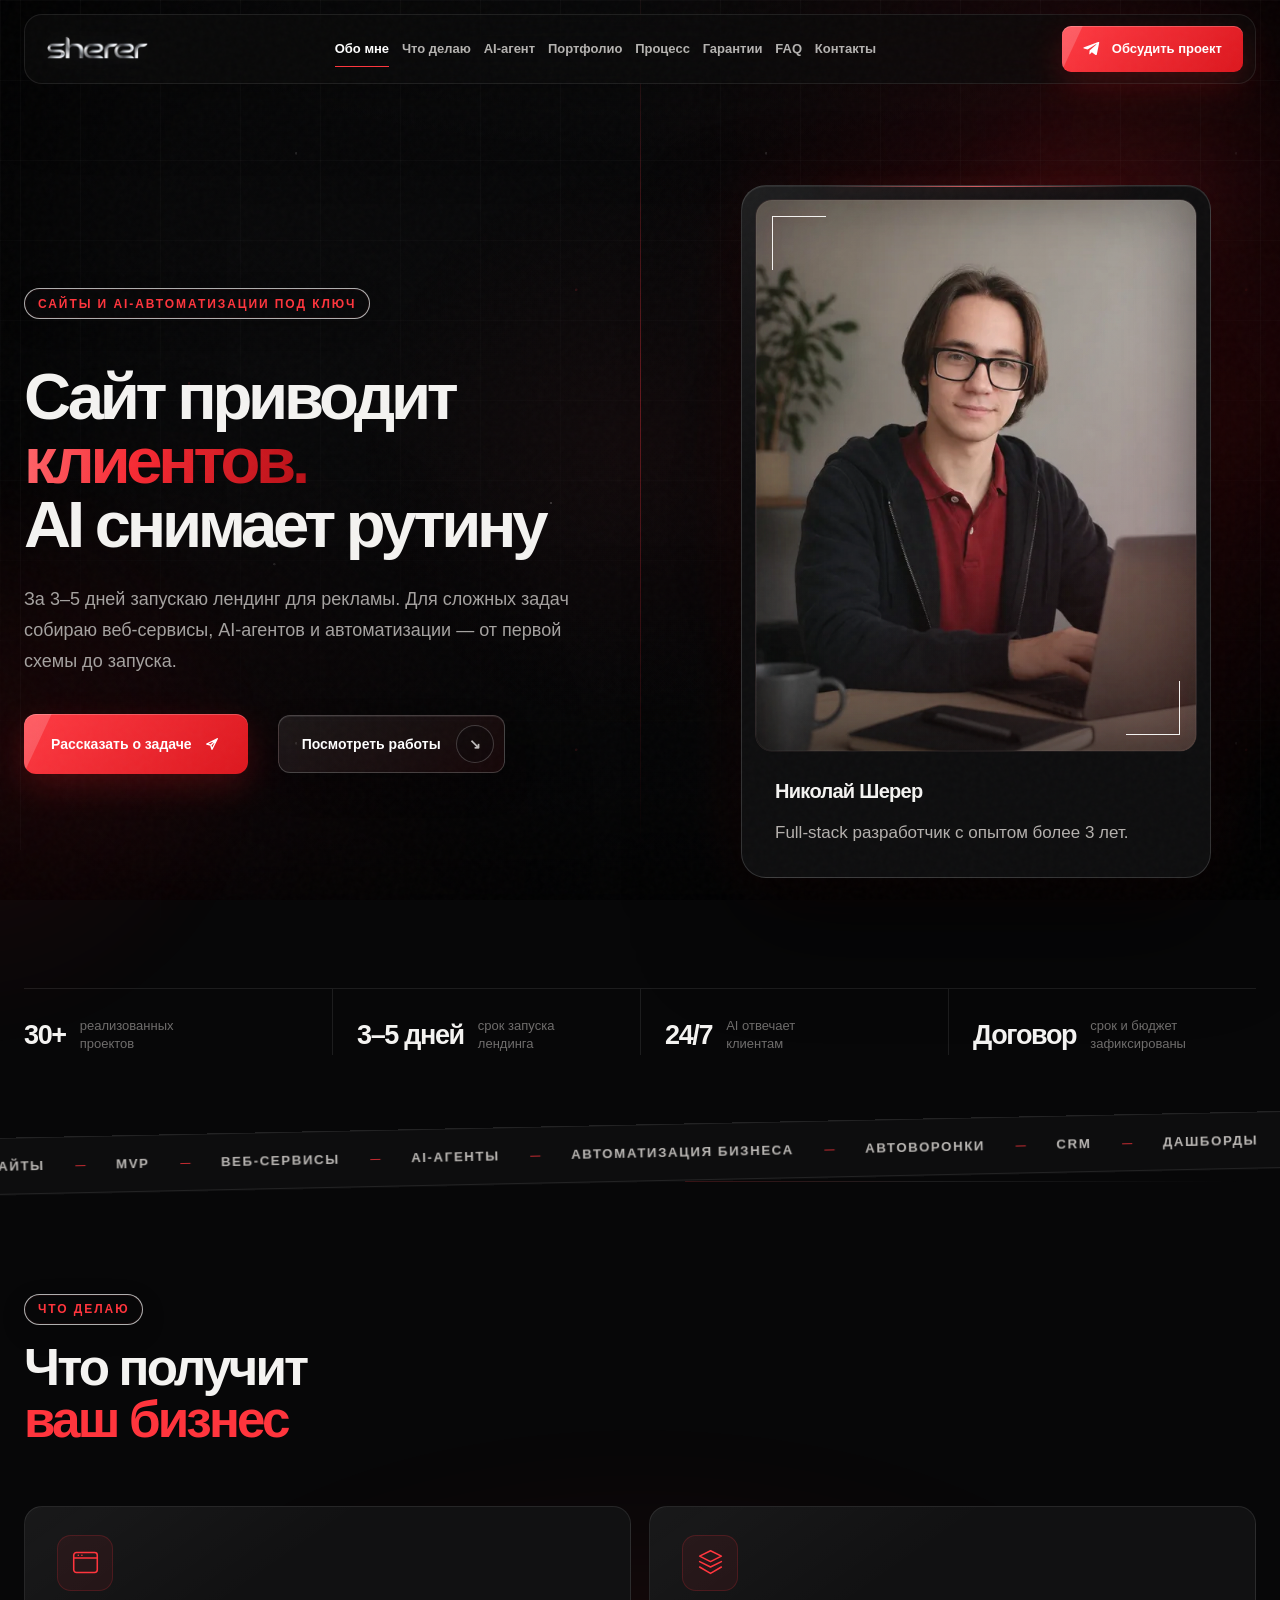
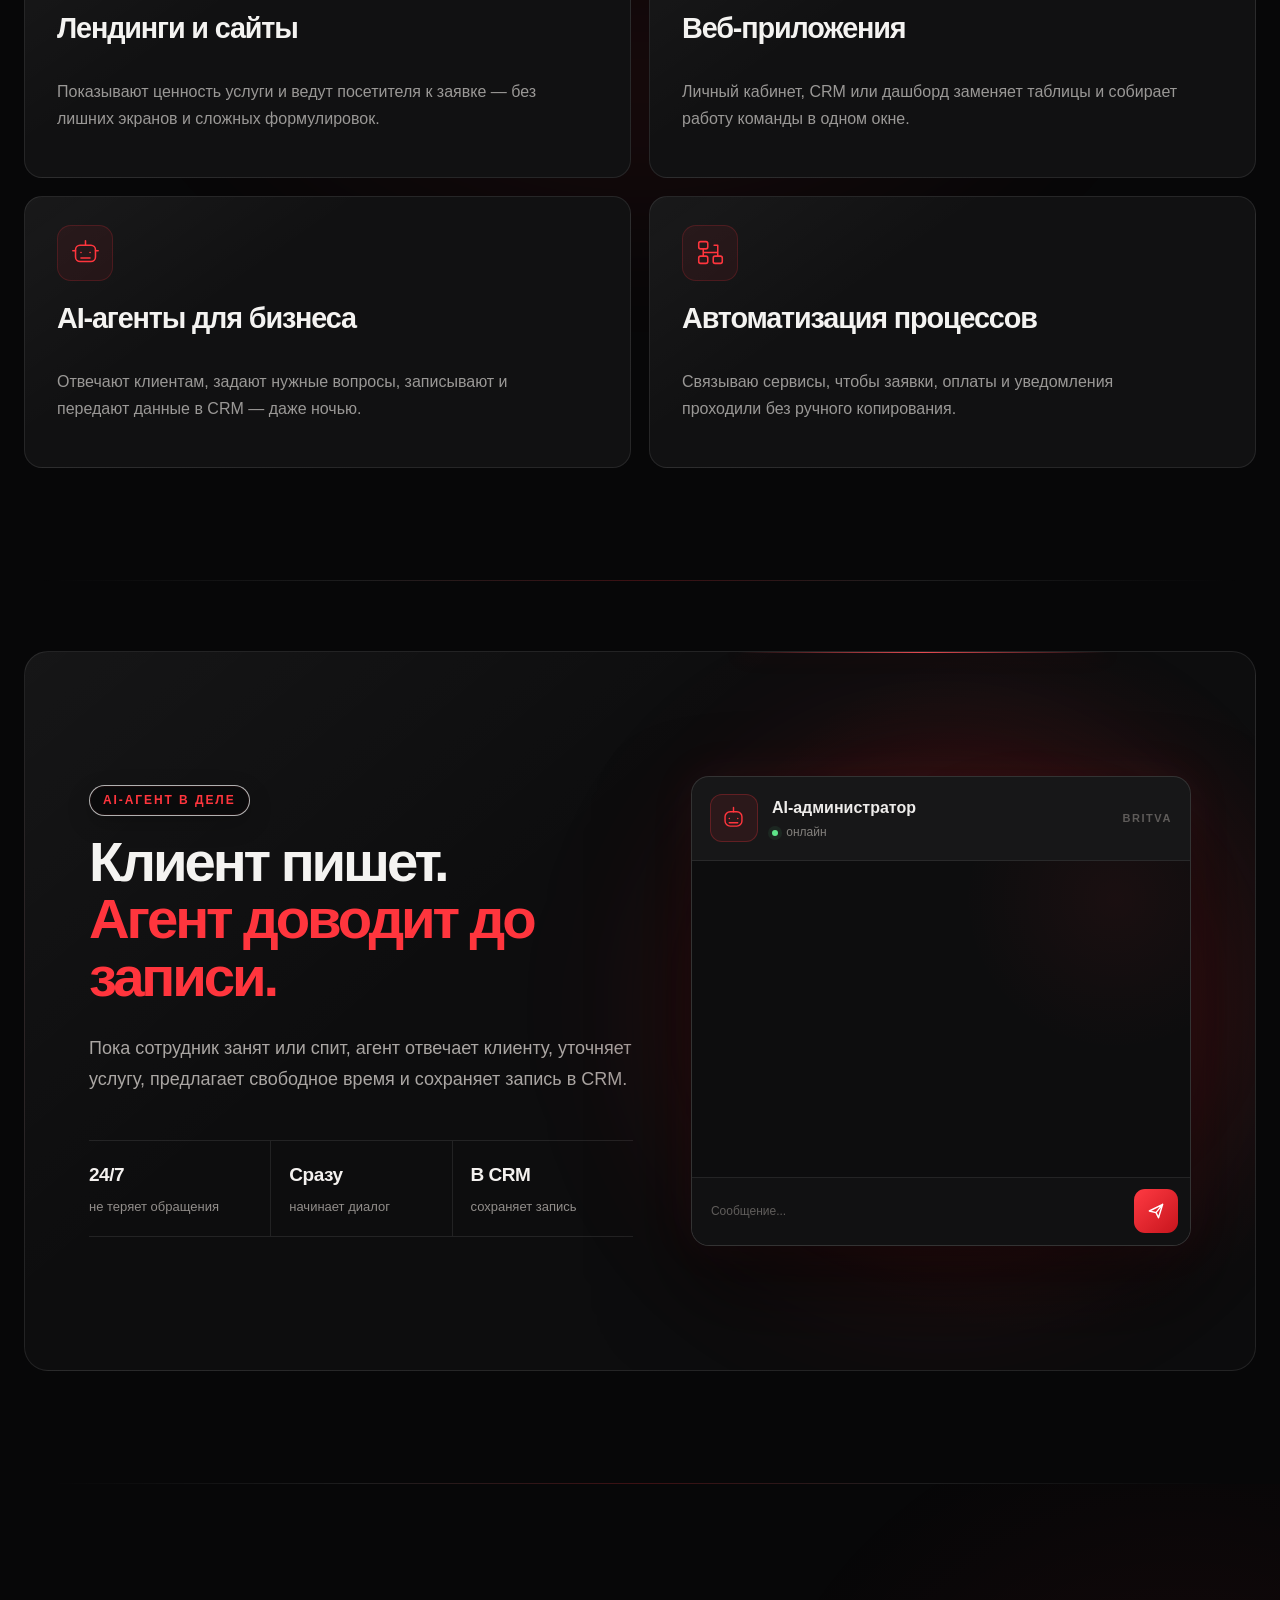
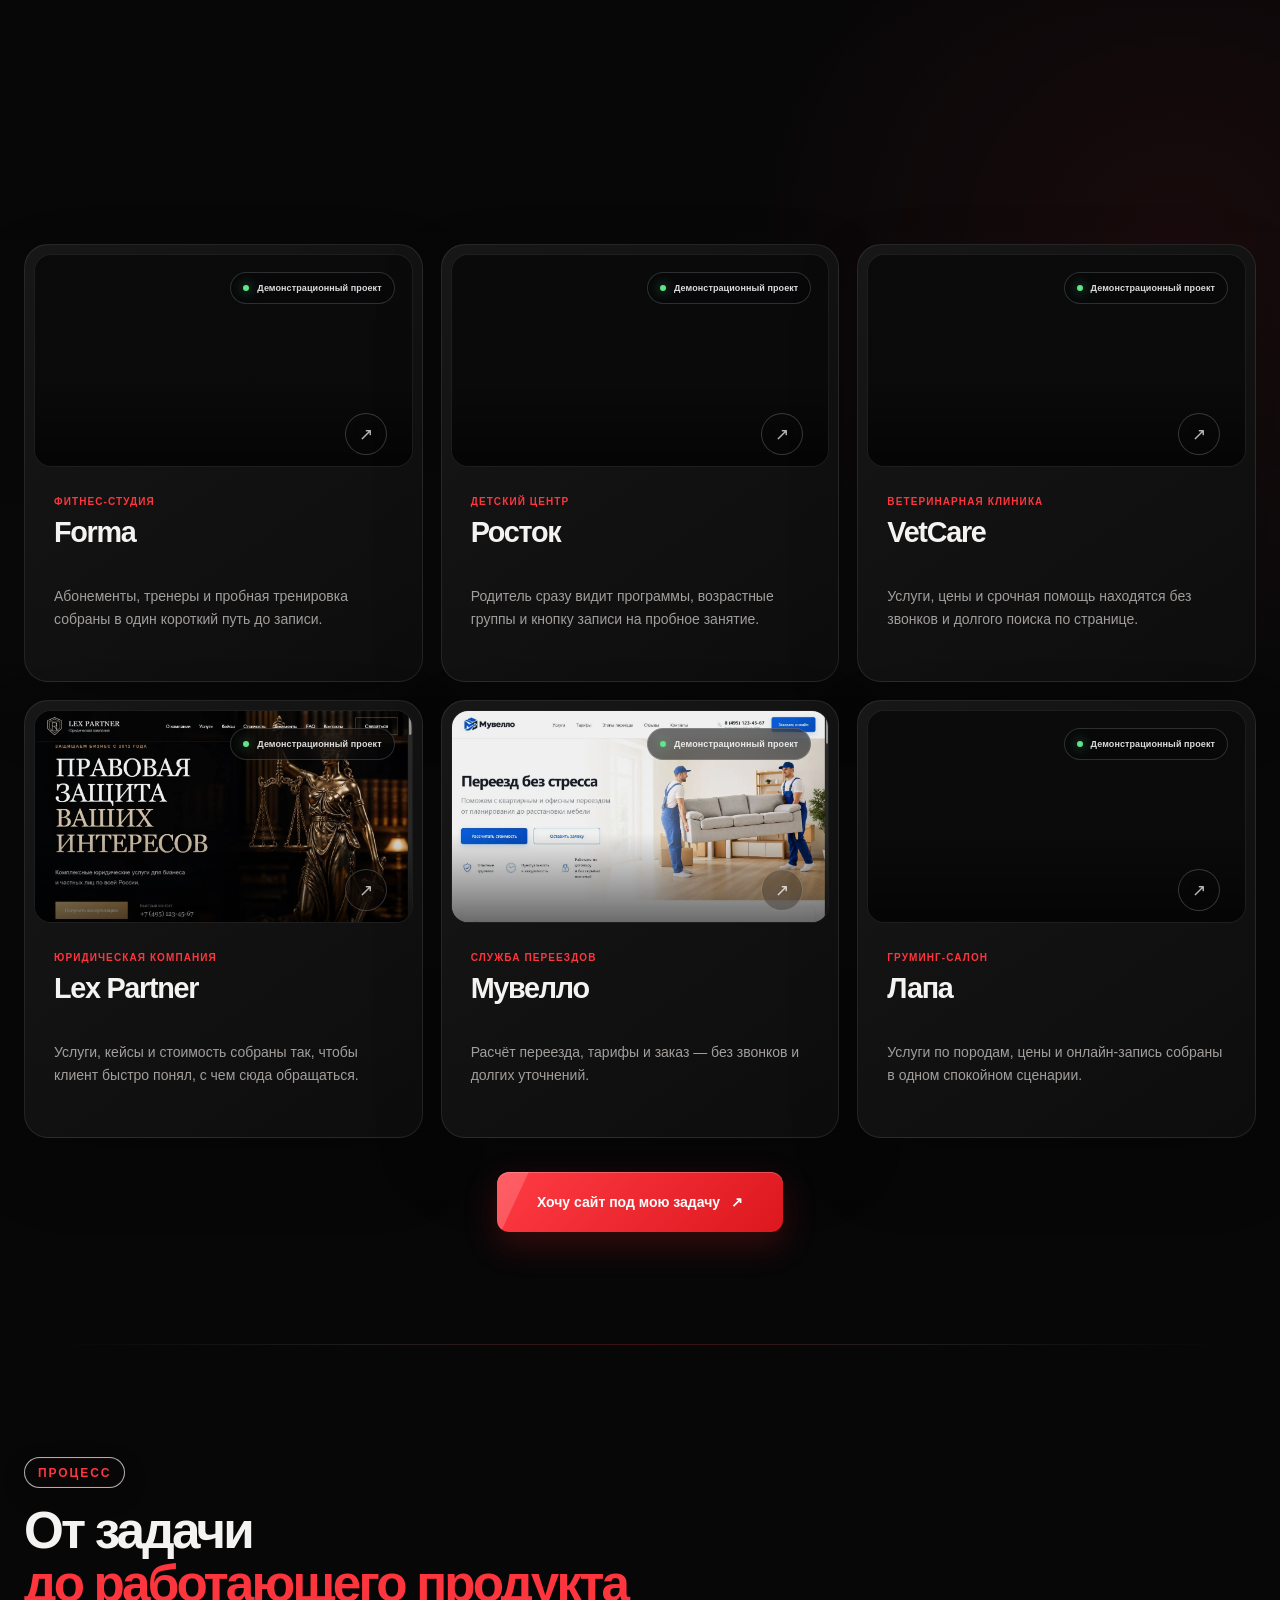
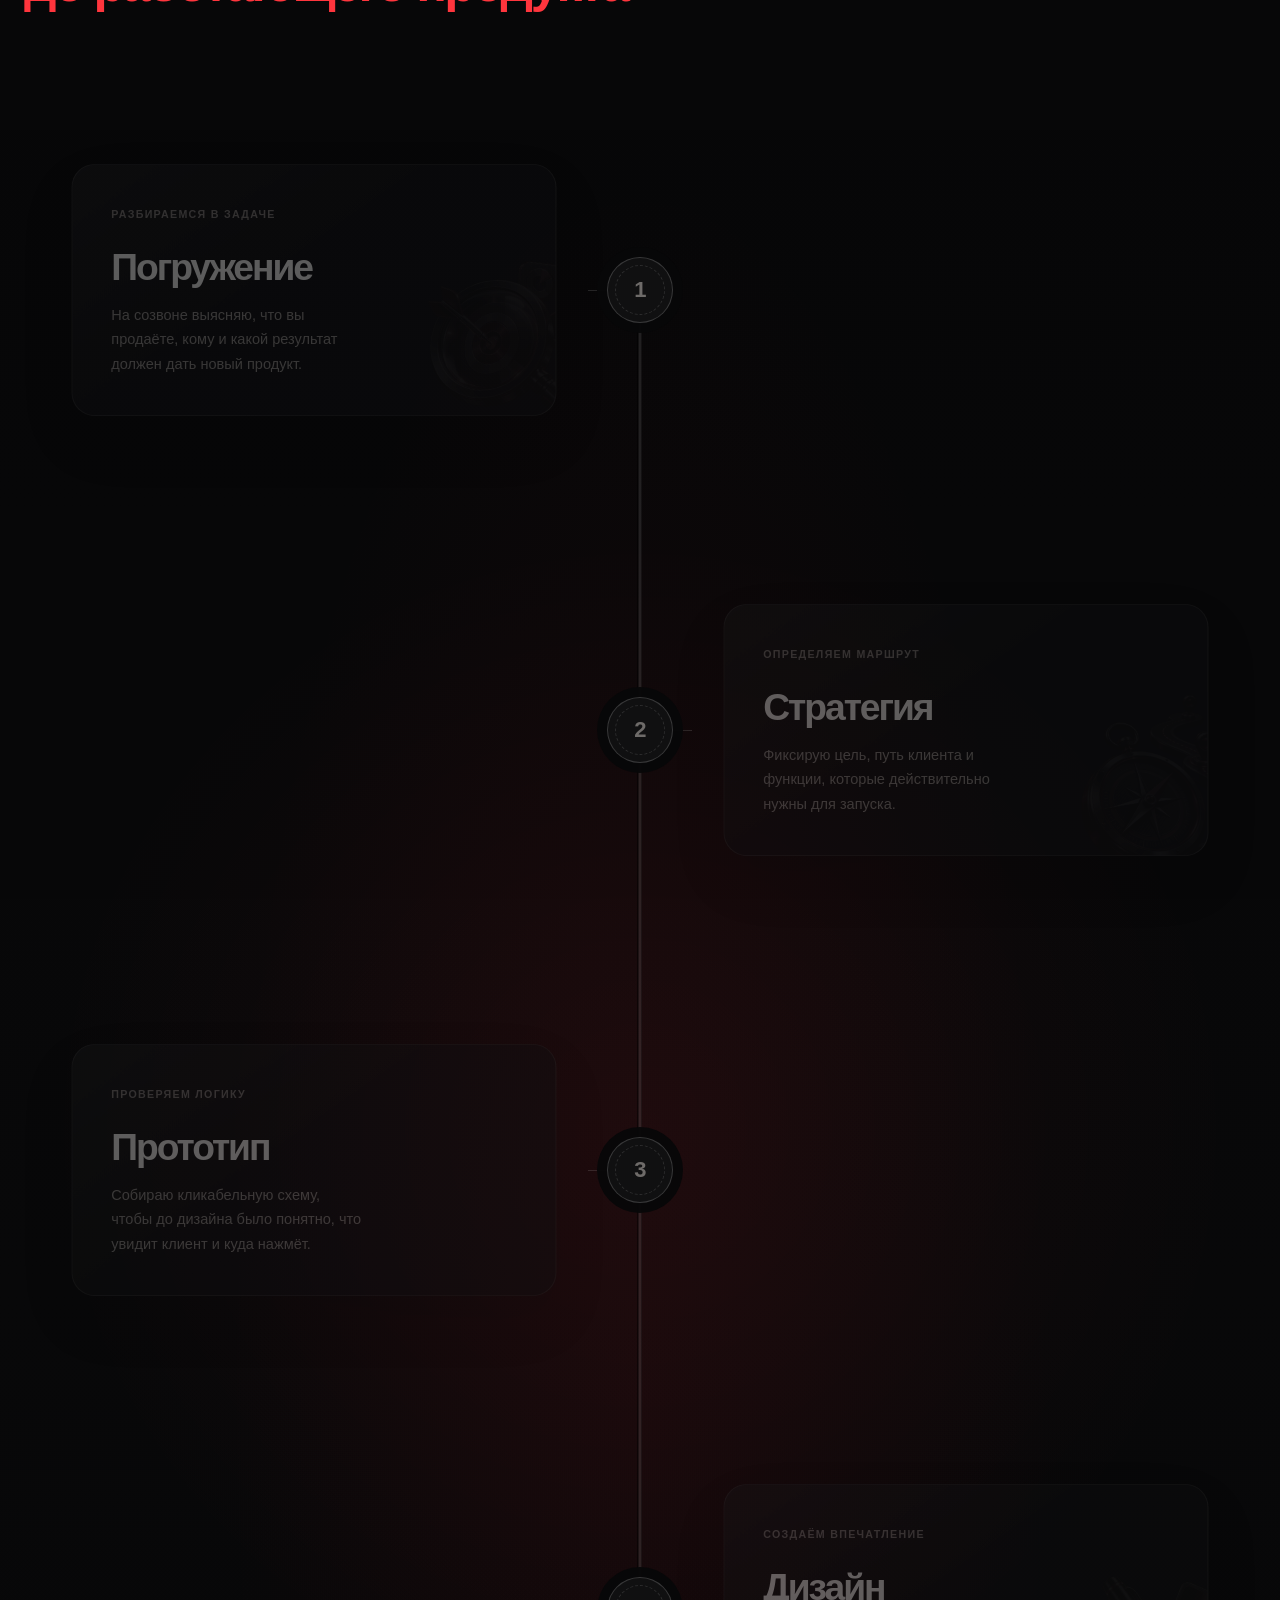
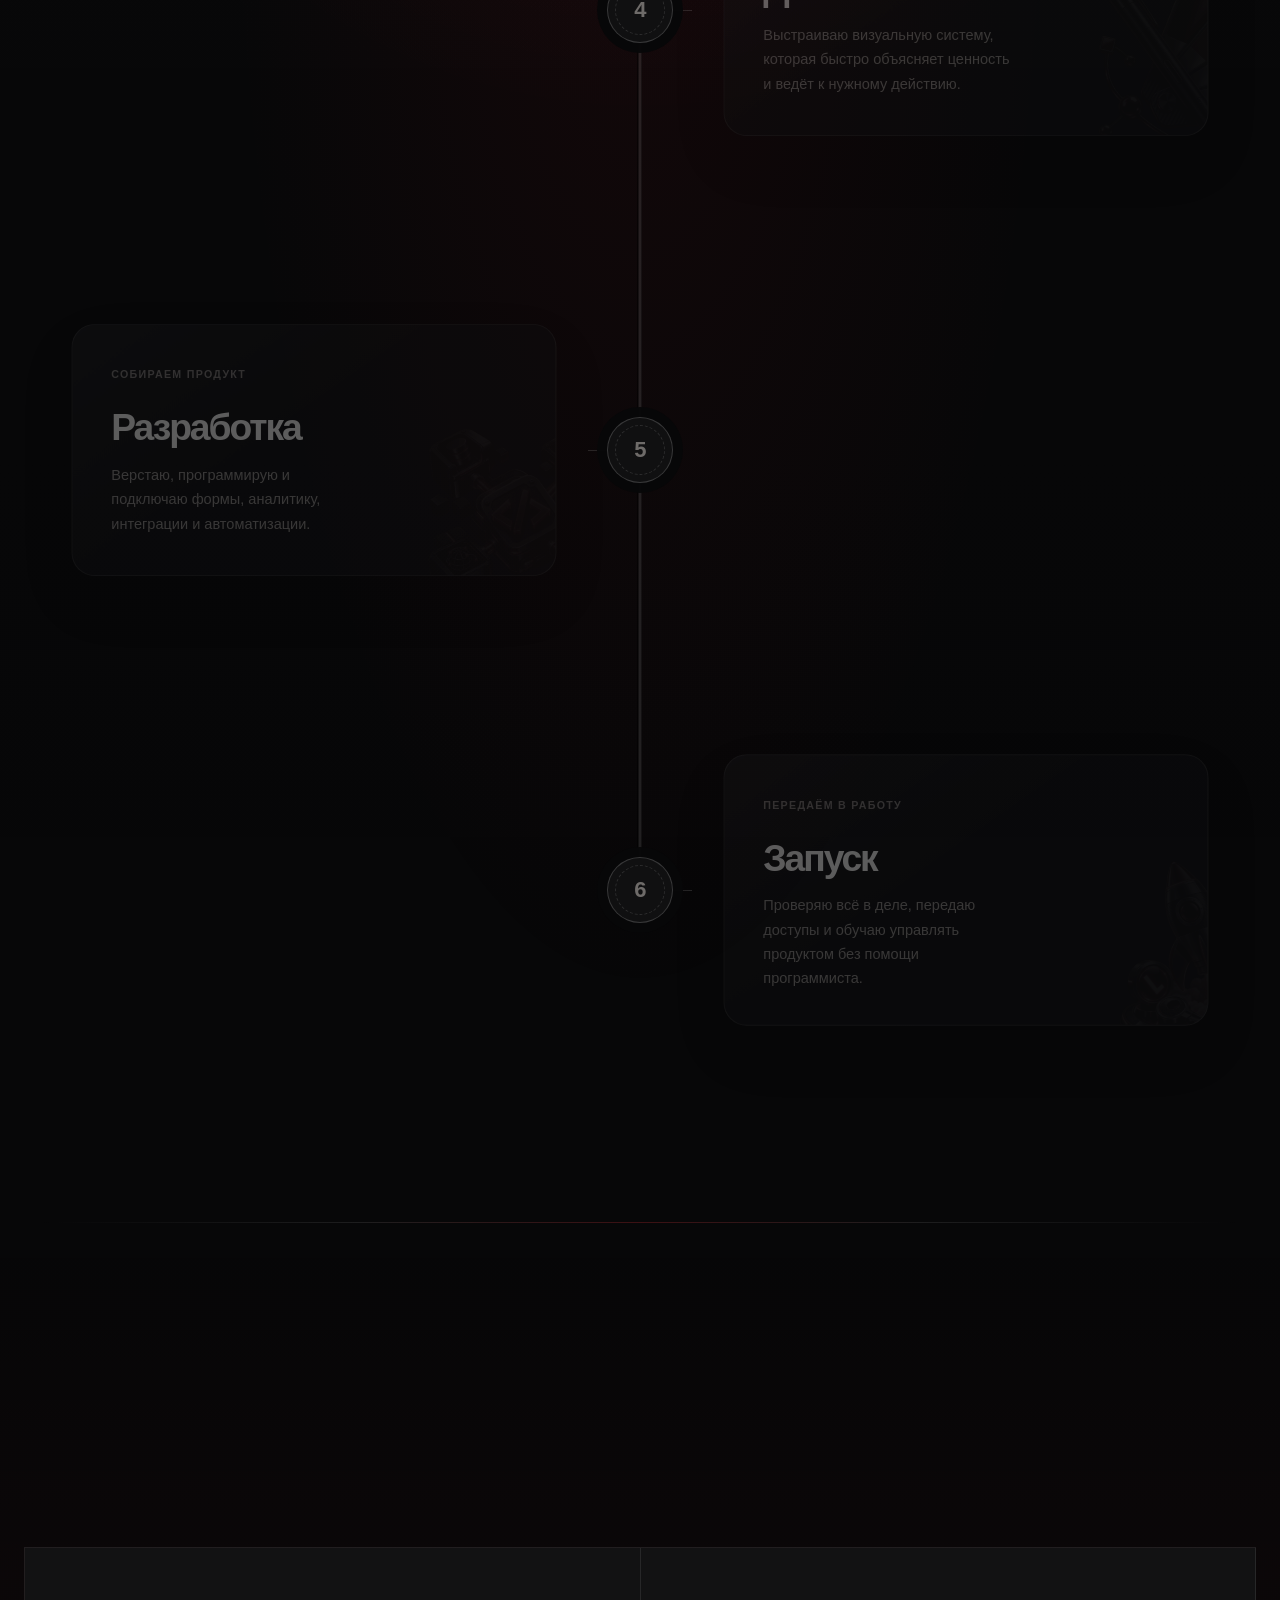
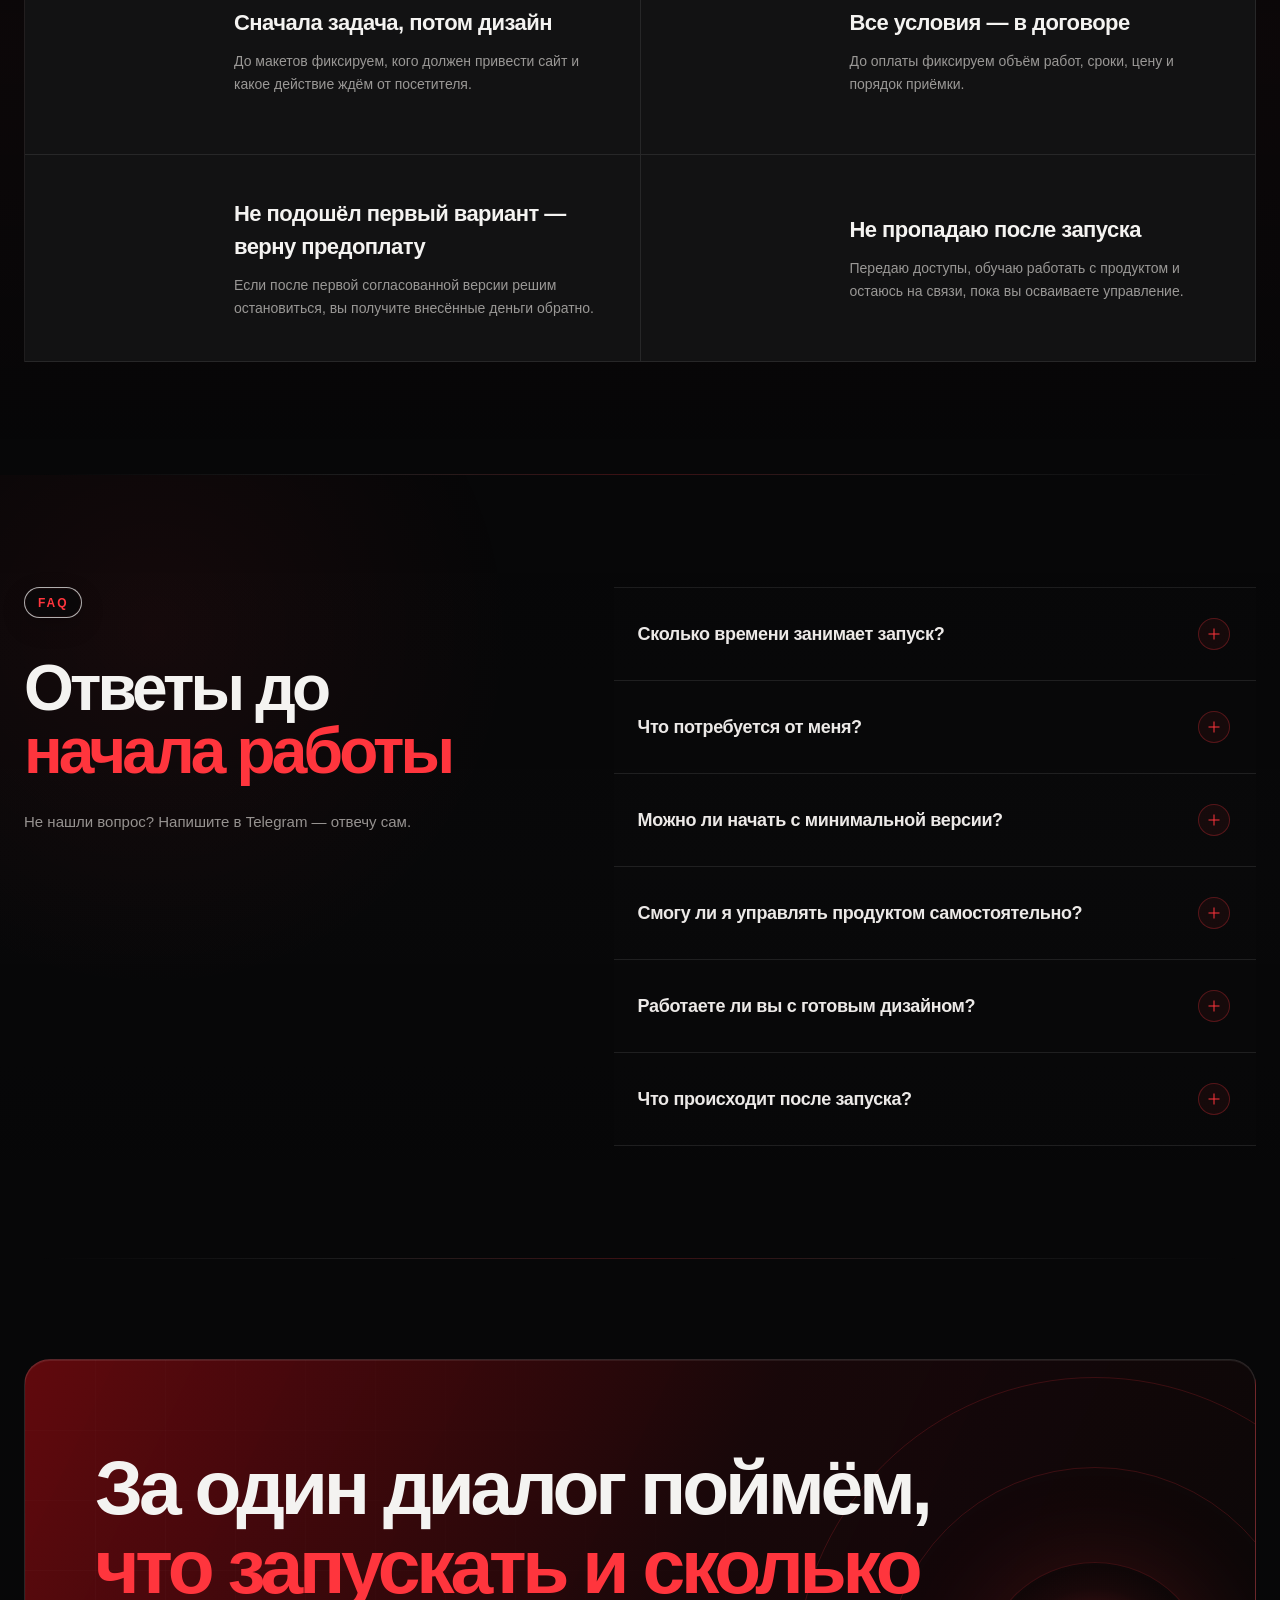
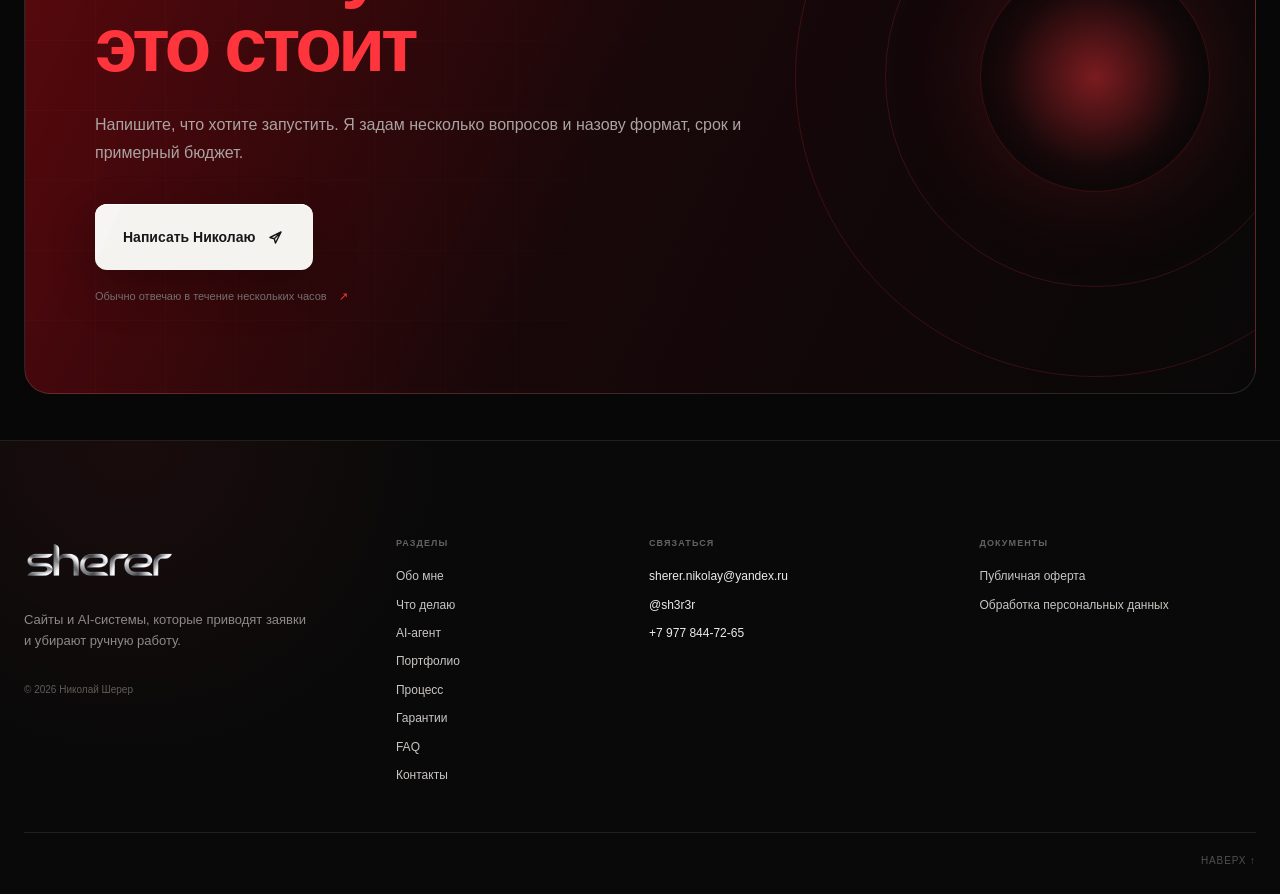
<file: index.html>
<!doctype html>
<html lang="ru">
  <head>
    <meta charset="UTF-8" />
    <meta name="viewport" content="width=device-width, initial-scale=1.0" />
    <meta
      name="description"
      content="Николай Шерер делает сайты, веб-сервисы и AI-автоматизации, которые приводят заявки и убирают ручную работу."
    />
    <meta name="theme-color" content="#080808" />
    <meta property="og:title" content="Николай Шерер — сайты и AI для заявок и автоматизации" />
    <meta
      property="og:description"
      content="Запускаю сайты, веб-сервисы и AI-агентов: от первой схемы до работающего продукта."
    />
    <meta property="og:type" content="website" />
    <title>Николай Шерер — сайты, AI и автоматизации для бизнеса</title>
    <link rel="icon" type="image/png" sizes="64x64" href="assets/favicon-64.png" />
    <link rel="apple-touch-icon" href="assets/apple-touch-icon.png" />
    <link rel="stylesheet" href="styles.css?v=20260906-7" />
    <script src="script.js?v=20261026-admin" defer></script>
  </head>

  <body>
    <div class="site-atmosphere" aria-hidden="true">
      <span class="atmosphere-grid"></span>
      <span class="atmosphere-orb atmosphere-orb--one"></span>
      <span class="atmosphere-orb atmosphere-orb--two"></span>
      <span class="atmosphere-beam atmosphere-beam--one"></span>
      <span class="atmosphere-beam atmosphere-beam--two"></span>
      <span class="atmosphere-sparks"></span>
    </div>
    <div class="page-progress" aria-hidden="true"><span></span></div>
    <div class="noise" aria-hidden="true"></div>
    <div class="cursor-glow" aria-hidden="true"></div>

    <header class="site-header" data-header>
      <div class="nav-shell container">
        <a class="brand" href="#about" aria-label="О Николае Шерере">
          <img class="brand-logo" src="assets/sherer-logo.webp" alt="Sherer" />
        </a>

        <nav class="desktop-nav" aria-label="Основная навигация">
          <a href="#about">Обо мне</a>
          <a href="#services">Что делаю</a>
          <a href="#agent-demo">AI-агент</a>
          <a href="#cases">Портфолио</a>
          <a href="#process">Процесс</a>
          <a href="#guarantees">Гарантии</a>
          <a href="#faq">FAQ</a>
          <a href="#contact">Контакты</a>
        </nav>

        <a
          class="button button--primary button--header"
          href="https://t.me/sh3r3r"
          target="_blank"
          rel="noopener noreferrer"
        >
          <svg aria-hidden="true" viewBox="0 0 24 24">
            <path d="M21.7 3.4 18.5 19c-.2 1.1-.9 1.4-1.8.9l-4.9-3.6-2.4 2.3c-.3.3-.5.5-1 .5l.4-5 9-8.1c.4-.4-.1-.6-.6-.2L6.1 12.8l-4.8-1.5c-1-.3-1.1-1 .2-1.5L20.2 2.6c.9-.3 1.7.2 1.5.8Z" />
          </svg>
          Обсудить проект
        </a>

        <button class="menu-toggle" type="button" aria-label="Открыть меню" aria-expanded="false">
          <span></span><span></span>
        </button>
      </div>

      <div class="mobile-menu" aria-hidden="true">
        <nav aria-label="Мобильная навигация">
          <a href="#about">Обо мне</a>
          <a href="#services">Что делаю</a>
          <a href="#agent-demo">AI-агент</a>
          <a href="#cases">Портфолио</a>
          <a href="#process">Процесс</a>
          <a href="#guarantees">Гарантии</a>
          <a href="#faq">FAQ</a>
          <a href="#contact">Контакты</a>
        </nav>
        <a class="button button--primary" href="https://t.me/sh3r3r" target="_blank" rel="noopener noreferrer">
          Написать в Telegram
          <svg aria-hidden="true" viewBox="0 0 24 24"><path d="m5 12 14-7-7 14-1.6-5.4L5 12Zm5.4 1.6L19 5" /></svg>
        </a>
      </div>
    </header>

    <main id="top">
      <section class="hero section" id="about" aria-labelledby="hero-title">
        <div class="hero-orb hero-orb--one" aria-hidden="true"></div>
        <div class="hero-orb hero-orb--two" aria-hidden="true"></div>

        <div class="container hero-grid">
          <div class="hero-copy">
            <div class="eyebrow hero-eyebrow section-kicker reveal">Сайты и AI-автоматизации под ключ</div>

            <h1 id="hero-title" class="reveal" style="--delay: 0.08s">
              Сайт приводит <span>клиентов.</span><br />
              AI снимает рутину
            </h1>

            <p class="hero-lead reveal" style="--delay: 0.16s">
              За 3–5 дней запускаю лендинг для рекламы. Для сложных задач собираю
              веб-сервисы, AI-агентов и автоматизации — от первой схемы до запуска.
            </p>

            <div class="hero-actions reveal" style="--delay: 0.24s">
              <a
                class="button button--primary button--large magnetic"
                href="https://t.me/sh3r3r"
                target="_blank"
                rel="noopener noreferrer"
              >
                <span>Рассказать о задаче</span>
                <svg aria-hidden="true" viewBox="0 0 24 24">
                  <path d="m5 12 14-7-7 14-1.6-5.4L5 12Zm5.4 1.6L19 5" />
                </svg>
              </a>
              <a class="hero-work-link" href="#cases">
                Посмотреть работы
                <span aria-hidden="true">↘</span>
              </a>
            </div>

          </div>

          <div class="hero-visual hero-portrait reveal" style="--delay: 0.18s" data-portrait-tilt>
            <div class="hero-portrait-aura" aria-hidden="true"></div>
            <div class="hero-portrait-card">
              <div class="hero-photo" role="img" aria-label="Николай Шерер">
                <img src="assets/nikolay-photo.webp" srcset="assets/nikolay-photo-mobile.webp 560w, assets/nikolay-photo.webp 940w" sizes="(max-width: 600px) 90vw, 470px" fetchpriority="high" decoding="async" alt="" aria-hidden="true" />
                <div class="hero-photo-sheen" aria-hidden="true"></div>
                <div class="hero-photo-shade" aria-hidden="true"></div>
                <span class="photo-corner photo-corner--top" aria-hidden="true"></span>
                <span class="photo-corner photo-corner--bottom" aria-hidden="true"></span>
              </div>

              <div class="hero-profile-copy">
                <div class="profile-heading">
                  <span>Николай Шерер</span>
                </div>
                <p>Full-stack разработчик с опытом более 3 лет.</p>
              </div>
            </div>
          </div>
        </div>

        <div class="container hero-metrics reveal" style="--delay: 0.38s">
          <div><strong>30+</strong><span>реализованных<br />проектов</span></div>
          <div><strong>3–5 дней</strong><span>срок запуска<br />лендинга</span></div>
          <div><strong>24/7</strong><span>AI отвечает<br />клиентам</span></div>
          <div><strong>Договор</strong><span>срок и бюджет<br />зафиксированы</span></div>
        </div>
      </section>

      <div class="marquee" aria-hidden="true">
        <div class="marquee-track">
          <div class="marquee-group">
            <span>Сайты</span><i>—</i><span>MVP</span><i>—</i><span>Веб-сервисы</span><i>—</i><span>AI-агенты</span><i>—</i><span>Автоматизация бизнеса</span><i>—</i><span>Автоворонки</span><i>—</i><span>CRM</span><i>—</i><span>Дашборды</span><i>—</i><span>Интеграции</span><i>—</i><span>Telegram-боты</span><i>—</i><span>Внутренние системы</span><i>—</i><span>AI-консультанты</span><i>—</i>
          </div>
          <div class="marquee-group">
            <span>Сайты</span><i>—</i><span>MVP</span><i>—</i><span>Веб-сервисы</span><i>—</i><span>AI-агенты</span><i>—</i><span>Автоматизация бизнеса</span><i>—</i><span>Автоворонки</span><i>—</i><span>CRM</span><i>—</i><span>Дашборды</span><i>—</i><span>Интеграции</span><i>—</i><span>Telegram-боты</span><i>—</i><span>Внутренние системы</span><i>—</i><span>AI-консультанты</span><i>—</i>
          </div>
        </div>
      </div>

      <section class="services section" id="services" aria-labelledby="services-title">
        <div class="container">
          <div class="section-heading reveal">
            <div>
              <span class="section-kicker">ЧТО ДЕЛАЮ</span>
              <h2 id="services-title">Что получит<br /><em>ваш бизнес</em></h2>
            </div>
          </div>

          <div class="service-grid">
            <article class="service-card reveal" style="--delay: 0.04s">
              <div class="service-top">
                <div class="service-icon" aria-hidden="true">
                  <svg viewBox="0 0 32 32"><rect x="3" y="5" width="26" height="22" rx="3"/><path d="M3 11h26M8 8h.1M12 8h.1"/></svg>
                </div>
              </div>
              <h3>Лендинги и сайты</h3>
              <p>Показывают ценность услуги и ведут посетителя к заявке — без лишних экранов и сложных формулировок.</p>
            </article>

            <article class="service-card reveal" style="--delay: 0.1s">
              <div class="service-top">
                <div class="service-icon" aria-hidden="true">
                  <svg viewBox="0 0 32 32"><path d="m16 3 12 6-12 6L4 9l12-6Z"/><path d="m4 15 12 6 12-6M4 21l12 7 12-7"/></svg>
                </div>
              </div>
              <h3>Веб-приложения</h3>
              <p>Личный кабинет, CRM или дашборд заменяет таблицы и собирает работу команды в одном окне.</p>
            </article>

            <article class="service-card reveal" style="--delay: 0.16s">
              <div class="service-top">
                <div class="service-icon" aria-hidden="true">
                  <svg viewBox="0 0 32 32"><rect x="5" y="8" width="22" height="18" rx="5"/><path d="M16 3v5M11 16h.1M21 16h.1M11 22h10M2 14h3M27 14h3"/></svg>
                </div>
              </div>
              <h3>AI-агенты для бизнеса</h3>
              <p>Отвечают клиентам, задают нужные вопросы, записывают и передают данные в CRM — даже ночью.</p>
            </article>

            <article class="service-card reveal" style="--delay: 0.22s">
              <div class="service-top">
                <div class="service-icon" aria-hidden="true">
                  <svg viewBox="0 0 32 32"><rect x="3" y="4" width="10" height="8" rx="2"/><rect x="19" y="20" width="10" height="8" rx="2"/><rect x="3" y="20" width="10" height="8" rx="2"/><path d="M8 12v4h16v4M8 16v4M20 8h4v8"/></svg>
                </div>
              </div>
              <h3>Автоматизация процессов</h3>
              <p>Связываю сервисы, чтобы заявки, оплаты и уведомления проходили без ручного копирования.</p>
            </article>
          </div>
        </div>
      </section>

      <section class="agent-demo section" id="agent-demo" aria-labelledby="agent-demo-title">
        <div class="container">
          <div class="agent-demo-panel reveal" data-agent-demo>
            <div class="agent-demo-copy">
              <span class="section-kicker">AI-АГЕНТ В ДЕЛЕ</span>
              <h2 id="agent-demo-title">Клиент пишет.<br /><em>Агент доводит до записи.</em></h2>
              <p>
                Пока сотрудник занят или спит, агент отвечает клиенту, уточняет услугу,
                предлагает свободное время и сохраняет запись в CRM.
              </p>

              <div class="agent-benefits" aria-label="Возможности AI-агента">
                <div><b>24/7</b><span>не теряет обращения</span></div>
                <div><b>Сразу</b><span>начинает диалог</span></div>
                <div><b>В CRM</b><span>сохраняет запись</span></div>
              </div>
            </div>

            <div class="agent-chat-stage">
              <div class="agent-chat-window" data-agent-chat aria-label="Демонстрация диалога клиента с AI-администратором барбершопа">
                <header class="agent-chat-header">
                  <span class="agent-chat-avatar" aria-hidden="true">
                    <svg viewBox="0 0 32 32"><rect x="6" y="8" width="20" height="17" rx="6"/><path d="M16 3v5M11 16h.1M21 16h.1M11 21h10"/></svg>
                  </span>
                  <div><b>AI-администратор</b><small><i></i> онлайн</small></div>
                  <span class="agent-chat-brand">BRITVA</span>
                </header>

                <div class="agent-chat-body" aria-live="polite">
                  <div class="agent-message agent-message--bot" data-chat-item>
                    Добрый день. Я AI-администратор BRITVA. Помогу записаться — какую услугу выбираете?
                    <time>14:02</time>
                  </div>
                  <div class="agent-message agent-message--client" data-chat-item>
                    Стрижка и оформление бороды
                    <time>14:02</time>
                  </div>
                  <div class="agent-typing" data-chat-typing aria-label="AI-агент печатает">
                    <i></i><i></i><i></i>
                  </div>
                  <div class="agent-message agent-message--bot" data-chat-item>
                    Принято: комплекс «Стрижка + борода», 90 минут, 2 400 ₽. В какой филиал вам удобнее: на Московской или на Волжской?
                    <time>14:03</time>
                  </div>
                  <div class="agent-message agent-message--client" data-chat-item>
                    На Московской
                    <time>14:03</time>
                  </div>
                  <div class="agent-message agent-message--bot" data-chat-item>
                    На какой день вас записать? Можно выбрать мастера или подобрать ближайшее свободное время.
                    <time>14:03</time>
                  </div>
                  <div class="agent-message agent-message--client" data-chat-item>
                    Завтра после 18:00, мастер неважен
                    <time>14:04</time>
                  </div>
                  <div class="agent-message agent-message--bot" data-chat-item>
                    Завтра у мастера Алексея свободно в <b>18:30</b> и <b>20:00</b>. Какое время забронировать?
                    <time>14:04</time>
                  </div>
                  <div class="agent-message agent-message--client" data-chat-item>
                    Давайте в 18:30
                    <time>14:04</time>
                  </div>
                  <div class="agent-message agent-message--bot" data-chat-item>
                    Подскажите, пожалуйста, ваше имя и номер телефона для подтверждения записи.
                    <time>14:04</time>
                  </div>
                  <div class="agent-message agent-message--client" data-chat-item>
                    Николай, +7 900 123-45-67
                    <time>14:05</time>
                  </div>
                  <div class="agent-message agent-message--bot agent-message--success" data-chat-item>
                    <span class="agent-success-icon" aria-hidden="true">✓</span>
                    <span><b>Запись подтверждена</b><small>Стрижка + борода · 2 400 ₽</small><small>Завтра, 18:30 · Московская · мастер Алексей</small><small>Напомню за 2 часа. Перенести запись можно прямо здесь.</small></span>
                    <time>14:05</time>
                  </div>
                </div>

                <footer class="agent-chat-footer">
                  <span>Сообщение...</span>
                  <button type="button" tabindex="-1" aria-label="Отправить сообщение">
                    <svg viewBox="0 0 24 24"><path d="m4 12 16-8-5 16-3-6-8-2Zm8 2 8-10"/></svg>
                  </button>
                </footer>
              </div>
            </div>
          </div>
        </div>
      </section>

      <section class="cases showcase section" id="cases" aria-labelledby="cases-title">
        <div class="container">
          <div class="section-heading section-heading--cases reveal">
            <div>
              <span class="section-kicker">ПОРТФОЛИО</span>
              <h2 id="cases-title">Сайты с понятным<br /><em>путём к заявке</em></h2>
            </div>
          </div>

          <div class="showcase-grid">
            <article class="project-tile reveal">
              <a class="project-preview" href="https://forma-fitness-landing.vercel.app/" target="_blank" rel="noopener noreferrer" aria-label="Открыть проект Forma Fitness">
                <img src="assets/forma-fitness-landing.webp" alt="Главный экран фитнес-лендинга Forma" loading="lazy" decoding="async" />
                <span class="project-status"><i></i> Демонстрационный проект</span>
                <span class="project-open" aria-hidden="true">↗</span>
              </a>
              <div class="project-caption">
                <div><span>Фитнес-студия</span><h3>Forma</h3></div>
                <p>Абонементы, тренеры и пробная тренировка собраны в один короткий путь до записи.</p>
              </div>
            </article>

            <article class="project-tile reveal" style="--delay: .08s">
              <a class="project-preview" href="https://rostok-child-center-landing.vercel.app/" target="_blank" rel="noopener noreferrer" aria-label="Открыть проект детского центра «Росток»">
                <img src="assets/rostok-child-center.webp" alt="Главный экран сайта детского развивающего центра «Росток»" loading="lazy" decoding="async" />
                <span class="project-status"><i></i> Демонстрационный проект</span>
                <span class="project-open" aria-hidden="true">↗</span>
              </a>
              <div class="project-caption">
                <div><span>Детский центр</span><h3>Росток</h3></div>
                <p>Родитель сразу видит программы, возрастные группы и кнопку записи на пробное занятие.</p>
              </div>
            </article>

            <article class="project-tile reveal" style="--delay: .16s">
              <a class="project-preview" href="https://vetcare-clinic-landing.vercel.app/" target="_blank" rel="noopener noreferrer" aria-label="Открыть проект VetCare">
                <img src="assets/vetcare-clinic.webp" alt="Главный экран сайта ветеринарной клиники VetCare" loading="lazy" decoding="async" />
                <span class="project-status"><i></i> Демонстрационный проект</span>
                <span class="project-open" aria-hidden="true">↗</span>
              </a>
              <div class="project-caption">
                <div><span>Ветеринарная клиника</span><h3>VetCare</h3></div>
                <p>Услуги, цены и срочная помощь находятся без звонков и долгого поиска по странице.</p>
              </div>
            </article>

            <article class="project-tile reveal" style="--delay: .24s">
              <a class="project-preview" href="https://lex-partner-landing.vercel.app/" target="_blank" rel="noopener noreferrer" aria-label="Открыть проект юридической компании Lex Partner">
                <img src="assets/lex-partner-landing.webp" alt="Главный экран сайта юридической компании Lex Partner" loading="lazy" decoding="async" />
                <span class="project-status"><i></i> Демонстрационный проект</span>
                <span class="project-open" aria-hidden="true">↗</span>
              </a>
              <div class="project-caption">
                <div><span>Юридическая компания</span><h3>Lex Partner</h3></div>
                <p>Услуги, кейсы и стоимость собраны так, чтобы клиент быстро понял, с чем сюда обращаться.</p>
              </div>
            </article>

            <article class="project-tile reveal" style="--delay: .32s">
              <a class="project-preview" href="https://sluzhba-pereezdov-iota.vercel.app/" target="_blank" rel="noopener noreferrer" aria-label="Открыть проект службы переездов «Мувелло»">
                <img src="assets/sluzhba-pereezdov-iota.webp" alt="Главный экран сайта службы переездов «Мувелло»" loading="lazy" decoding="async" />
                <span class="project-status"><i></i> Демонстрационный проект</span>
                <span class="project-open" aria-hidden="true">↗</span>
              </a>
              <div class="project-caption">
                <div><span>Служба переездов</span><h3>Мувелло</h3></div>
                <p>Расчёт переезда, тарифы и заказ — без звонков и долгих уточнений.</p>
              </div>
            </article>

            <article class="project-tile reveal" style="--delay: .4s">
              <a class="project-preview" href="https://lapa-grooming-landing.vercel.app/" target="_blank" rel="noopener noreferrer" aria-label="Открыть проект груминг-салона «Лапа»">
                <img src="assets/lapa-grooming-landing.webp" alt="Главный экран сайта груминг-салона «Лапа»" loading="lazy" decoding="async" />
                <span class="project-status"><i></i> Демонстрационный проект</span>
                <span class="project-open" aria-hidden="true">↗</span>
              </a>
              <div class="project-caption">
                <div><span>Груминг-салон</span><h3>Лапа</h3></div>
                <p>Услуги по породам, цены и онлайн-запись собраны в одном спокойном сценарии.</p>
              </div>
            </article>
          </div>

          <div class="portfolio-cta reveal">
            <a class="button button--primary button--large magnetic" href="https://t.me/sh3r3r" target="_blank" rel="noopener noreferrer">
              <span>Хочу сайт под мою задачу</span><span aria-hidden="true">↗</span>
            </a>
          </div>

        </div>
      </section>

      <section class="process section" id="process" aria-labelledby="process-title">
        <div class="container">
          <div class="section-heading process-heading reveal">
            <div>
              <span class="section-kicker">ПРОЦЕСС</span>
              <h2 id="process-title">От задачи<br /><em>до работающего продукта</em></h2>
            </div>
          </div>

          <div class="scroll-process" data-scroll-process aria-label="Путь работы над проектом из шести этапов">
            <div class="scroll-process-rail" aria-hidden="true">
              <span class="scroll-process-fill"></span>
              <span class="scroll-process-marker"><i></i></span>
            </div>

            <ol class="scroll-process-list">
              <li class="scroll-process-stage" data-process-stage>
                <span class="scroll-process-node" aria-hidden="true"><b>1</b></span>
                <article class="scroll-process-card">
                  <span class="scroll-process-card-label">Разбираемся в задаче</span>
                  <h3>Погружение</h3>
                  <p>На созвоне выясняю, что вы продаёте, кому и какой результат должен дать новый продукт.</p>
                  <img class="scroll-process-art" src="assets/process-icons/discovery.png" width="640" height="640" loading="lazy" decoding="async" alt="" aria-hidden="true" />
                </article>
              </li>

              <li class="scroll-process-stage" data-process-stage>
                <span class="scroll-process-node" aria-hidden="true"><b>2</b></span>
                <article class="scroll-process-card">
                  <span class="scroll-process-card-label">Определяем маршрут</span>
                  <h3>Стратегия</h3>
                  <p>Фиксирую цель, путь клиента и функции, которые действительно нужны для запуска.</p>
                  <img class="scroll-process-art" src="assets/process-icons/strategy.png" width="640" height="640" loading="lazy" decoding="async" alt="" aria-hidden="true" />
                </article>
              </li>

              <li class="scroll-process-stage" data-process-stage>
                <span class="scroll-process-node" aria-hidden="true"><b>3</b></span>
                <article class="scroll-process-card">
                  <span class="scroll-process-card-label">Проверяем логику</span>
                  <h3>Прототип</h3>
                  <p>Собираю кликабельную схему, чтобы до дизайна было понятно, что увидит клиент и куда нажмёт.</p>
                  <img class="scroll-process-art" src="assets/process-icons/prototype.png" width="640" height="640" loading="lazy" decoding="async" alt="" aria-hidden="true" />
                </article>
              </li>

              <li class="scroll-process-stage" data-process-stage>
                <span class="scroll-process-node" aria-hidden="true"><b>4</b></span>
                <article class="scroll-process-card">
                  <span class="scroll-process-card-label">Создаём впечатление</span>
                  <h3>Дизайн</h3>
                  <p>Выстраиваю визуальную систему, которая быстро объясняет ценность и ведёт к нужному действию.</p>
                  <img class="scroll-process-art" src="assets/process-icons/design.png" width="640" height="640" loading="lazy" decoding="async" alt="" aria-hidden="true" />
                </article>
              </li>

              <li class="scroll-process-stage" data-process-stage>
                <span class="scroll-process-node" aria-hidden="true"><b>5</b></span>
                <article class="scroll-process-card">
                  <span class="scroll-process-card-label">Собираем продукт</span>
                  <h3>Разработка</h3>
                  <p>Верстаю, программирую и подключаю формы, аналитику, интеграции и автоматизации.</p>
                  <img class="scroll-process-art" src="assets/process-icons/development.png" width="640" height="640" loading="lazy" decoding="async" alt="" aria-hidden="true" />
                </article>
              </li>

              <li class="scroll-process-stage" data-process-stage>
                <span class="scroll-process-node" aria-hidden="true"><b>6</b></span>
                <article class="scroll-process-card">
                  <span class="scroll-process-card-label">Передаём в работу</span>
                  <h3>Запуск</h3>
                  <p>Проверяю всё в деле, передаю доступы и обучаю управлять продуктом без помощи программиста.</p>
                  <img class="scroll-process-art" src="assets/process-icons/launch.png" width="640" height="640" loading="lazy" decoding="async" alt="" aria-hidden="true" />
                </article>
              </li>
            </ol>
          </div>
        </div>
      </section>

      <section class="guarantees section" id="guarantees" aria-labelledby="guarantees-title">
        <div class="container">
          <div class="section-heading reveal">
            <div>
              <span class="section-kicker">ГАРАНТИИ</span>
              <h2 id="guarantees-title">Срок, цена и объём работ<br /><em>известны до старта</em></h2>
            </div>
          </div>

          <div class="guarantee-grid">
            <article class="guarantee-card reveal" style="--delay: .03s">
              <span class="guarantee-icon"><img src="assets/guarantee-icons/goal-flat.png" width="512" height="512" loading="lazy" decoding="async" alt="" aria-hidden="true" /></span>
              <div><h3>Сначала задача, потом дизайн</h3><p>До макетов фиксируем, кого должен привести сайт и какое действие ждём от посетителя.</p></div>
            </article>
            <article class="guarantee-card reveal" style="--delay: .09s">
              <span class="guarantee-icon"><img src="assets/guarantee-icons/contract-flat.png" width="512" height="512" loading="lazy" decoding="async" alt="" aria-hidden="true" /></span>
              <div><h3>Все условия — в договоре</h3><p>До оплаты фиксируем объём работ, сроки, цену и порядок приёмки.</p></div>
            </article>
            <article class="guarantee-card reveal" style="--delay: .15s">
              <span class="guarantee-icon"><img src="assets/guarantee-icons/refund-flat.png" width="512" height="512" loading="lazy" decoding="async" alt="" aria-hidden="true" /></span>
              <div><h3>Не подошёл первый вариант — верну предоплату</h3><p>Если после первой согласованной версии решим остановиться, вы получите внесённые деньги обратно.</p></div>
            </article>
            <article class="guarantee-card reveal" style="--delay: .21s">
              <span class="guarantee-icon"><img src="assets/guarantee-icons/support-flat.png" width="512" height="512" loading="lazy" decoding="async" alt="" aria-hidden="true" /></span>
              <div><h3>Не пропадаю после запуска</h3><p>Передаю доступы, обучаю работать с продуктом и остаюсь на связи, пока вы осваиваете управление.</p></div>
            </article>
          </div>
        </div>
      </section>

      <section class="faq section" id="faq" aria-labelledby="faq-title">
        <div class="container faq-layout">
          <div class="faq-heading reveal">
            <span class="section-kicker">FAQ</span>
            <h2 id="faq-title"><span class="faq-title-line">Ответы до</span><br /><em>начала работы</em></h2>
            <p>Не нашли вопрос? Напишите в Telegram — отвечу сам.</p>
          </div>
          <div class="faq-list reveal" style="--delay: .08s">
            <details><summary>Сколько времени занимает запуск?<span></span></summary><p>Лендинг из пяти блоков — от 3 до 5 дней. Сайт или автоматизация сложнее — от двух недель. Точный срок запишем в договоре.</p></details>
            <details><summary>Что потребуется от меня?<span></span></summary><p>Рассказать, что вы продаёте, кому и какой результат нужен. Структуру, тексты, дизайн и разработку беру на себя.</p></details>
            <details><summary>Можно ли начать с минимальной версии?<span></span></summary><p>Да. Сначала запустим только нужные функции, проверим спрос и добавим остальное по данным, а не догадкам.</p></details>
            <details><summary>Смогу ли я управлять продуктом самостоятельно?<span></span></summary><p>Да. Передам доступы, обучу работе с продуктом и покажу, как управлять им без постоянной помощи программиста.</p></details>
            <details><summary>Работаете ли вы с готовым дизайном?<span></span></summary><p>Да. Соберу сайт по вашему макету, доработаю его или подготовлю дизайн с нуля.</p></details>
            <details><summary>Что происходит после запуска?<span></span></summary><p>Проверяю формы и интеграции, передаю доступы, обучаю работе с продуктом и остаюсь на связи после запуска.</p></details>
          </div>
        </div>
      </section>

      <section class="contact section" id="contact" aria-labelledby="contact-title">
        <div class="container">
          <div class="contact-card reveal">
            <div class="contact-grid" aria-hidden="true"></div>
            <div class="contact-orb" aria-hidden="true"></div>
            <h2 id="contact-title">За один диалог поймём,<br /><em>что запускать и сколько это стоит</em></h2>
            <p>Напишите, что хотите запустить. Я задам несколько вопросов и назову формат, срок и примерный бюджет.</p>
            <a
              class="button button--light button--xlarge magnetic"
              href="https://t.me/sh3r3r"
              target="_blank"
              rel="noopener noreferrer"
            >
              <span>Написать Николаю</span>
              <svg aria-hidden="true" viewBox="0 0 24 24"><path d="m5 12 14-7-7 14-1.6-5.4L5 12Zm5.4 1.6L19 5" /></svg>
            </a>
            <small class="response-time"><span>Обычно отвечаю в течение нескольких часов</span><i>↗</i></small>
          </div>
        </div>
      </section>
    </main>

    <footer class="site-footer">
      <div class="container footer-main reveal">
        <div class="footer-identity">
          <a class="footer-logo" href="#about" aria-label="Наверх"><img src="assets/sherer-logo.webp" alt="Sherer" /></a>
          <p>Сайты и AI-системы, которые приводят заявки и убирают ручную работу.</p>
          <small>© <span data-year></span> Николай Шерер</small>
        </div>

        <nav class="footer-links" aria-label="Навигация в подвале">
          <span>Разделы</span>
          <a href="#about">Обо мне</a><a href="#services">Что делаю</a><a href="#agent-demo">AI-агент</a><a href="#cases">Портфолио</a><a href="#process">Процесс</a><a href="#guarantees">Гарантии</a><a href="#faq">FAQ</a><a href="#contact">Контакты</a>
        </nav>

        <div class="footer-contacts">
          <span>Связаться</span>
          <a href="mailto:sherer.nikolay@yandex.ru">sherer.nikolay@yandex.ru</a>
          <a href="https://t.me/sh3r3r" target="_blank" rel="noopener noreferrer">@sh3r3r</a>
          <a href="tel:+79778447265">+7 977 844-72-65</a>
        </div>

        <div class="footer-legal">
          <span>Документы</span>
          <a href="offer.html">Публичная оферта</a>
          <a href="privacy.html">Обработка персональных данных</a>
        </div>
      </div>
      <div class="container footer-bottom reveal" style="--delay: .08s">
        <a href="#about">Наверх ↑</a>
      </div>
    </footer>
  </body>
</html>
</file>
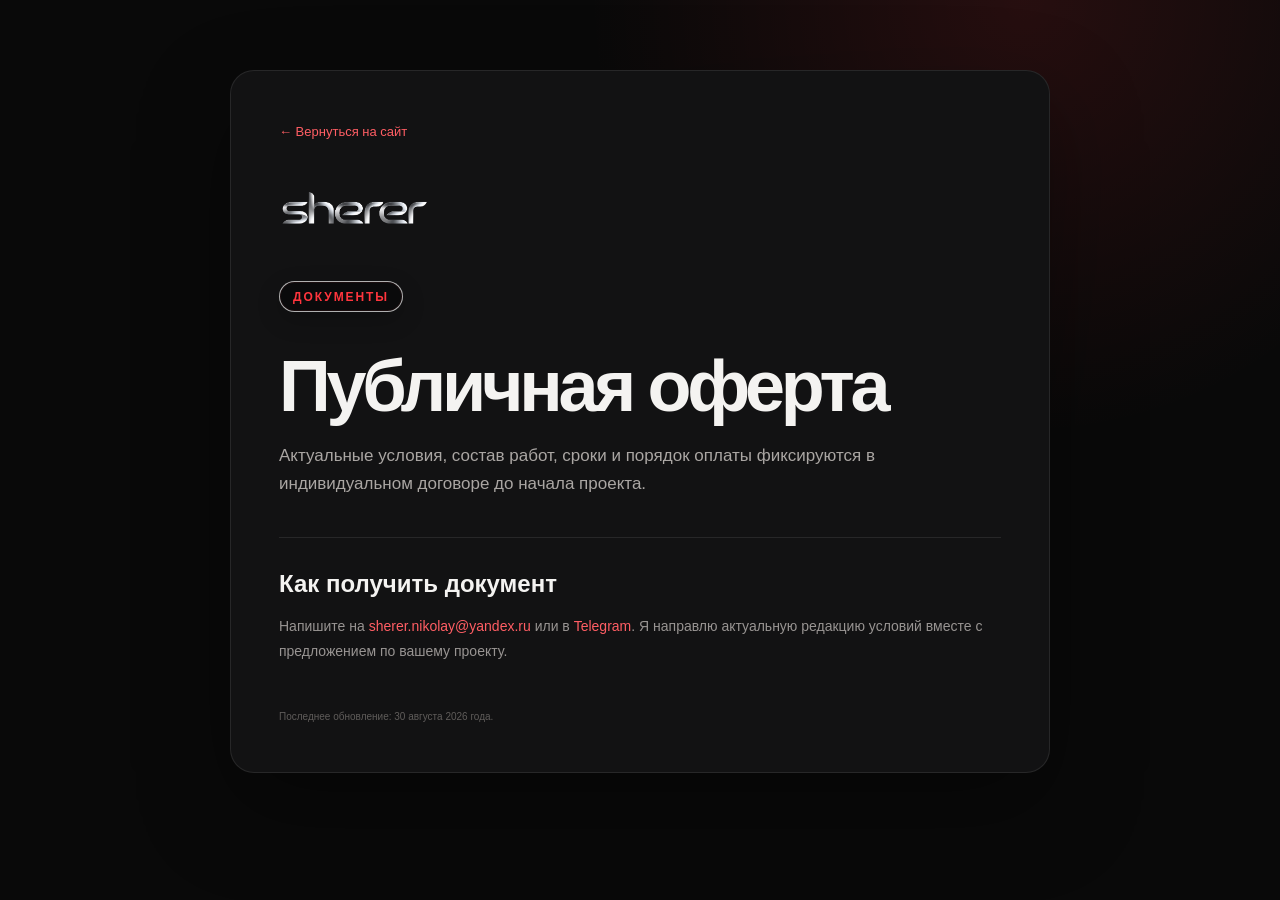
<file: offer.html>
<!doctype html>
<html lang="ru">
  <head>
    <meta charset="UTF-8" />
    <meta name="viewport" content="width=device-width, initial-scale=1.0" />
    <meta name="theme-color" content="#080808" />
    <title>Публичная оферта — Николай Шерер</title>
    <link rel="stylesheet" href="styles.css?v=20260830-6" />
  </head>
  <body class="legal-page">
    <main>
      <a class="legal-back" href="index.html">← Вернуться на сайт</a>
      <img class="legal-logo" src="assets/sherer-logo.png" alt="Sherer" />
      <span class="section-kicker">ДОКУМЕНТЫ</span>
      <h1>Публичная оферта</h1>
      <p class="legal-lead">Актуальные условия, состав работ, сроки и порядок оплаты фиксируются в индивидуальном договоре до начала проекта.</p>
      <section>
        <h2>Как получить документ</h2>
        <p>Напишите на <a href="mailto:sherer.nikolay@yandex.ru">sherer.nikolay@yandex.ru</a> или в <a href="https://t.me/sh3r3r" target="_blank" rel="noopener noreferrer">Telegram</a>. Я направлю актуальную редакцию условий вместе с предложением по вашему проекту.</p>
      </section>
      <small>Последнее обновление: 30 августа 2026 года.</small>
    </main>
  </body>
</html>
</file>
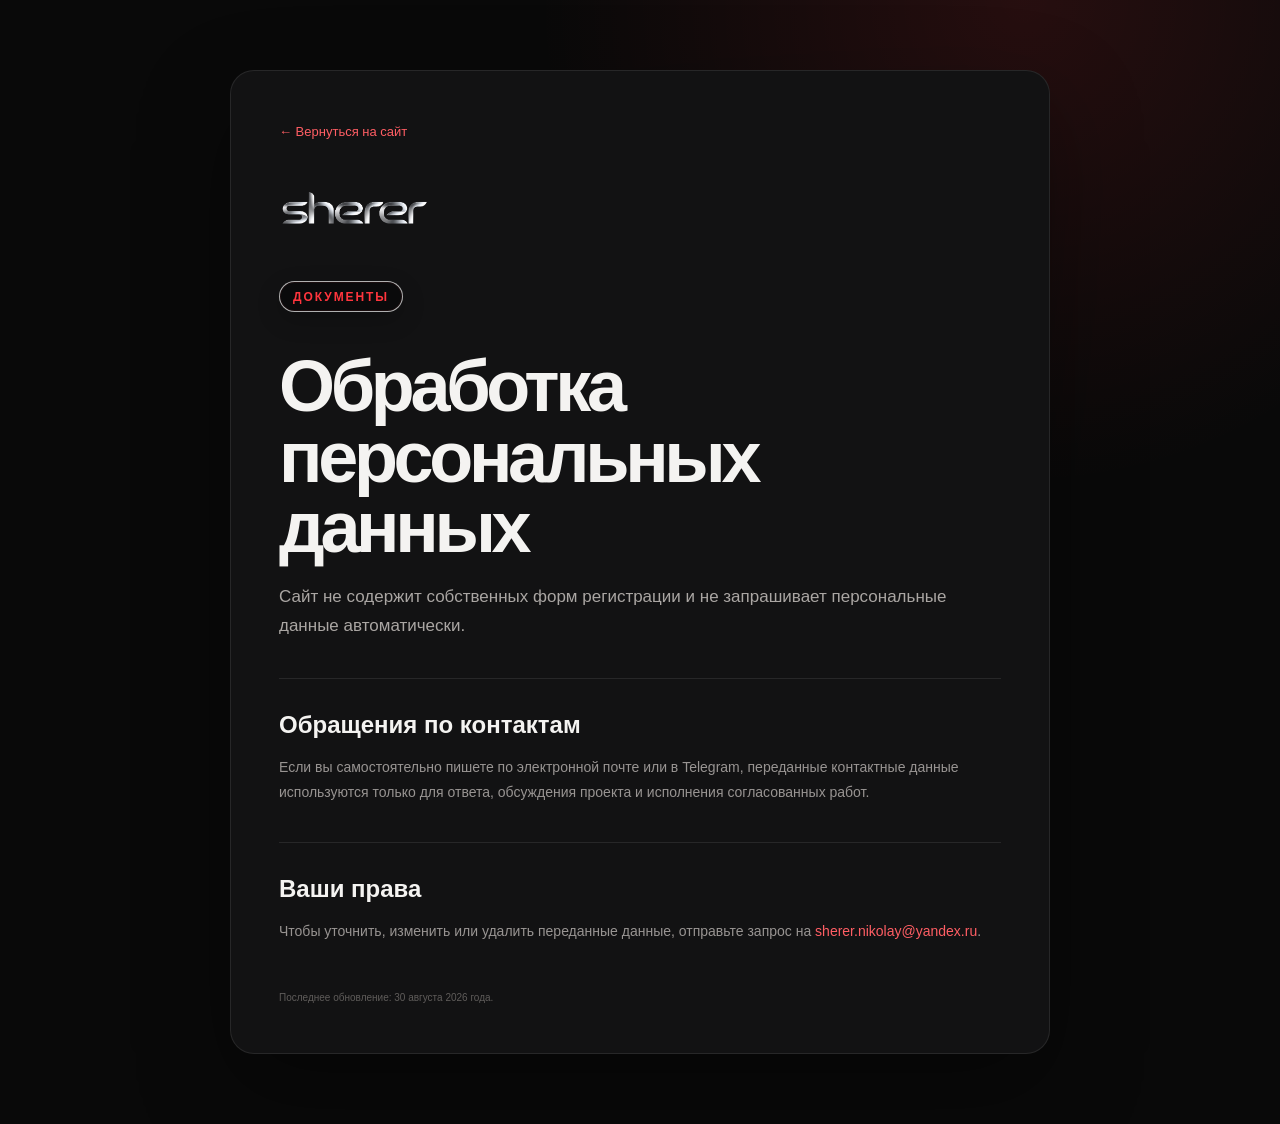
<file: privacy.html>
<!doctype html>
<html lang="ru">
  <head>
    <meta charset="UTF-8" />
    <meta name="viewport" content="width=device-width, initial-scale=1.0" />
    <meta name="theme-color" content="#080808" />
    <title>Обработка персональных данных — Николай Шерер</title>
    <link rel="stylesheet" href="styles.css?v=20260830-6" />
  </head>
  <body class="legal-page">
    <main>
      <a class="legal-back" href="index.html">← Вернуться на сайт</a>
      <img class="legal-logo" src="assets/sherer-logo.png" alt="Sherer" />
      <span class="section-kicker">ДОКУМЕНТЫ</span>
      <h1>Обработка персональных данных</h1>
      <p class="legal-lead">Сайт не содержит собственных форм регистрации и не запрашивает персональные данные автоматически.</p>
      <section>
        <h2>Обращения по контактам</h2>
        <p>Если вы самостоятельно пишете по электронной почте или в Telegram, переданные контактные данные используются только для ответа, обсуждения проекта и исполнения согласованных работ.</p>
      </section>
      <section>
        <h2>Ваши права</h2>
        <p>Чтобы уточнить, изменить или удалить переданные данные, отправьте запрос на <a href="mailto:sherer.nikolay@yandex.ru">sherer.nikolay@yandex.ru</a>.</p>
      </section>
      <small>Последнее обновление: 30 августа 2026 года.</small>
    </main>
  </body>
</html>
</file>
<file: styles.css>
/* ================================================================
   Николай Шерер — portfolio
   Visual system: precise dark editorial + performance red
   ================================================================ */

:root {
  --bg: #080808;
  --bg-soft: #0c0c0d;
  --card: #111112;
  --card-2: #151516;
  --line: rgba(255, 255, 255, 0.09);
  --line-bright: rgba(255, 255, 255, 0.16);
  --text: #f4f3f1;
  --muted: #9a9896;
  --muted-2: #6f6d6c;
  --red: #ff353d;
  --red-dark: #b8131a;
  --red-soft: rgba(255, 53, 61, 0.12);
  --green: #5ee68a;
  --container: 1240px;
  --radius: 22px;
  --ease: cubic-bezier(0.2, 0.75, 0.25, 1);
}

*,
*::before,
*::after {
  box-sizing: border-box;
}

html {
  scroll-behavior: smooth;
  scrollbar-color: var(--red) var(--bg);
}

body {
  position: relative;
  isolation: isolate;
  margin: 0;
  min-width: 320px;
  overflow-x: hidden;
  color: var(--text);
  background: #070708;
  font-family: Inter, "Segoe UI", Arial, sans-serif;
  font-size: 16px;
  line-height: 1.5;
  -webkit-font-smoothing: antialiased;
}

body.menu-open {
  overflow: hidden;
}

::selection {
  color: #fff;
  background: var(--red);
}

a {
  color: inherit;
  text-decoration: none;
}

button,
input,
textarea {
  font: inherit;
}

button,
a {
  -webkit-tap-highlight-color: transparent;
}

svg {
  display: block;
}

.container {
  width: min(calc(100% - 48px), var(--container));
  margin-inline: auto;
}

.section {
  position: relative;
  padding: 112px 0;
  scroll-margin-top: 92px;
}

main,
.site-footer {
  position: relative;
  z-index: 2;
}

.site-atmosphere {
  position: fixed;
  z-index: 0;
  inset: 0;
  overflow: hidden;
  pointer-events: none;
  background:
    radial-gradient(ellipse 85% 58% at 50% -18%, rgba(255, 255, 255, 0.045), transparent 62%),
    radial-gradient(circle at 86% 8%, rgba(111, 8, 16, 0.14), transparent 30rem),
    linear-gradient(180deg, #080809 0%, #09090a 48%, #060607 100%);
}

.site-atmosphere::before,
.site-atmosphere::after {
  position: absolute;
  inset: 0;
  content: "";
}

.site-atmosphere::before {
  z-index: 7;
  opacity: 0.75;
  background:
    linear-gradient(90deg, rgba(0, 0, 0, 0.42), transparent 18%, transparent 82%, rgba(0, 0, 0, 0.42)),
    linear-gradient(180deg, transparent 60%, rgba(0, 0, 0, 0.36));
}

.site-atmosphere::after {
  z-index: 8;
  box-shadow: inset 0 0 170px rgba(0, 0, 0, 0.7);
}

.atmosphere-grid,
.atmosphere-sparks,
.atmosphere-orb,
.atmosphere-beam {
  position: absolute;
  display: block;
  pointer-events: none;
}

.atmosphere-grid {
  z-index: 1;
  right: -18%;
  bottom: -34%;
  left: -18%;
  height: 92%;
  opacity: 0.26;
  background-image:
    linear-gradient(rgba(255, 255, 255, 0.052) 1px, transparent 1px),
    linear-gradient(90deg, rgba(255, 255, 255, 0.052) 1px, transparent 1px);
  background-position: center bottom;
  background-size: 76px 76px;
  mask-image: linear-gradient(to bottom, transparent 3%, #000 48%, rgba(0, 0, 0, 0.9) 100%);
  transform: perspective(900px) rotateX(63deg) scale(1.28);
  transform-origin: center bottom;
  animation: atmosphere-grid-drift 22s linear infinite;
}

.atmosphere-sparks {
  z-index: 2;
  inset: 0;
  opacity: 0.22;
  background-image:
    radial-gradient(circle at 8% 17%, rgba(255, 255, 255, 0.8) 0 1px, transparent 1.4px),
    radial-gradient(circle at 31% 71%, rgba(255, 70, 77, 0.72) 0 1px, transparent 1.6px),
    radial-gradient(circle at 63% 26%, rgba(255, 255, 255, 0.55) 0 1px, transparent 1.4px),
    radial-gradient(circle at 86% 63%, rgba(255, 71, 79, 0.62) 0 1px, transparent 1.6px),
    radial-gradient(circle at 49% 91%, rgba(255, 255, 255, 0.48) 0 1px, transparent 1.4px);
  background-size: 510px 430px, 610px 540px, 470px 590px, 670px 460px, 560px 620px;
  mask-image: linear-gradient(180deg, transparent, #000 18%, #000 84%, transparent);
  animation: atmosphere-sparks-pulse 8s ease-in-out infinite alternate;
}

.atmosphere-orb {
  z-index: 3;
  border-radius: 50%;
  filter: blur(86px);
  will-change: transform, opacity;
}

.atmosphere-orb--one {
  top: -28%;
  right: -19%;
  width: 760px;
  height: 760px;
  opacity: 0.25;
  background: radial-gradient(circle, rgba(210, 23, 34, 0.62), rgba(119, 7, 16, 0.23) 42%, transparent 72%);
  animation: atmosphere-orb-one 18s ease-in-out infinite alternate;
}

.atmosphere-orb--two {
  bottom: -38%;
  left: -22%;
  width: 850px;
  height: 850px;
  opacity: 0.17;
  background: radial-gradient(circle, rgba(166, 13, 25, 0.48), rgba(90, 6, 13, 0.15) 48%, transparent 72%);
  animation: atmosphere-orb-two 24s ease-in-out infinite alternate;
}

.atmosphere-beam {
  z-index: 4;
  width: 66vw;
  height: 110px;
  opacity: 0.38;
  background: linear-gradient(90deg, transparent, rgba(255, 58, 67, 0.075), rgba(255, 255, 255, 0.025), transparent);
  filter: blur(22px);
  will-change: transform, opacity;
}

.atmosphere-beam--one {
  top: 15%;
  right: -22%;
  transform: rotate(-18deg);
  animation: atmosphere-beam-one 15s ease-in-out infinite alternate;
}

.atmosphere-beam--two {
  bottom: 4%;
  left: -26%;
  opacity: 0.25;
  transform: rotate(21deg);
  animation: atmosphere-beam-two 19s ease-in-out infinite alternate;
}

@keyframes atmosphere-grid-drift {
  from { background-position: center 0; }
  to { background-position: center 76px; }
}

@keyframes atmosphere-sparks-pulse {
  from { opacity: 0.14; transform: translate3d(0, 0, 0); }
  to { opacity: 0.3; transform: translate3d(0, -8px, 0); }
}

@keyframes atmosphere-orb-one {
  from { opacity: 0.2; transform: translate3d(0, 0, 0) scale(0.96); }
  to { opacity: 0.3; transform: translate3d(-7vw, 8vh, 0) scale(1.08); }
}

@keyframes atmosphere-orb-two {
  from { opacity: 0.12; transform: translate3d(0, 0, 0) scale(0.94); }
  to { opacity: 0.21; transform: translate3d(9vw, -7vh, 0) scale(1.07); }
}

@keyframes atmosphere-beam-one {
  from { opacity: 0.24; transform: translate3d(0, -20px, 0) rotate(-18deg); }
  to { opacity: 0.46; transform: translate3d(-10vw, 36px, 0) rotate(-18deg); }
}

@keyframes atmosphere-beam-two {
  from { opacity: 0.16; transform: translate3d(0, 20px, 0) rotate(21deg); }
  to { opacity: 0.32; transform: translate3d(12vw, -28px, 0) rotate(21deg); }
}

.noise {
  position: fixed;
  z-index: 1000;
  inset: 0;
  pointer-events: none;
  opacity: 0.035;
  background-image: url("data:image/svg+xml,%3Csvg viewBox='0 0 180 180' xmlns='http://www.w3.org/2000/svg'%3E%3Cfilter id='n'%3E%3CfeTurbulence type='fractalNoise' baseFrequency='.9' numOctaves='4' stitchTiles='stitch'/%3E%3C/filter%3E%3Crect width='100%25' height='100%25' filter='url(%23n)' opacity='.7'/%3E%3C/svg%3E");
}

.cursor-glow {
  position: fixed;
  z-index: 1;
  width: 600px;
  height: 600px;
  border-radius: 50%;
  pointer-events: none;
  opacity: 0.12;
  background: radial-gradient(circle, rgba(255, 53, 61, 0.32) 0, rgba(255, 53, 61, 0) 68%);
  transform: translate(-50%, -50%);
  transition: opacity 0.3s ease;
}

.page-progress {
  position: fixed;
  z-index: 2000;
  top: 0;
  right: 0;
  left: 0;
  height: 2px;
  pointer-events: none;
}

.page-progress span {
  display: block;
  width: 100%;
  transform: scaleX(0);
  height: 100%;
  transform-origin: left;
  background: linear-gradient(90deg, var(--red-dark), #ff6e72);
  box-shadow: 0 0 16px rgba(255, 53, 61, 0.75);
}

.reveal {
  opacity: 0;
  translate: 0 34px;
  will-change: auto;
}

.reveal.is-visible {
  animation: reveal-in 0.95s var(--ease) var(--delay, 0s) both;
}

@keyframes reveal-in {
  from {
    opacity: 0;
    translate: 0 34px;
  }
  to {
    opacity: 1;
    translate: 0 0;
  }
}

.qa-mode .reveal {
  opacity: 1 !important;
  transform: none !important;
  translate: none !important;
  animation: none !important;
  transition: none !important;
}

.qa-mode *,
.qa-mode *::before,
.qa-mode *::after {
  animation-play-state: paused !important;
}

/* Header */

.site-header {
  position: fixed;
  z-index: 900;
  top: 14px;
  right: 0;
  left: 0;
  transition: transform 0.4s var(--ease);
}

.site-header.is-hidden {
  transform: translateY(-120%);
}

.nav-shell {
  display: flex;
  align-items: center;
  justify-content: space-between;
  min-height: 70px;
  padding: 10px 12px 10px 20px;
  border: 1px solid var(--line);
  border-radius: 18px;
  background: rgba(11, 11, 11, 0.76);
  box-shadow: 0 18px 70px rgba(0, 0, 0, 0.25);
  backdrop-filter: blur(18px) saturate(150%);
}

.brand {
  display: inline-flex;
  flex-shrink: 0;
  align-items: center;
  gap: 13px;
}

.brand-mark {
  position: relative;
  display: block;
  width: 31px;
  height: 31px;
}

.brand-mark::before,
.brand-mark::after,
.brand-mark i {
  position: absolute;
  display: block;
  content: "";
  background: var(--red);
  border-radius: 2px;
}

.brand-mark::before {
  top: 5px;
  bottom: 5px;
  left: 1px;
  width: 3px;
}

.brand-mark::after {
  top: 5px;
  right: 1px;
  bottom: 5px;
  width: 3px;
}

.brand-mark i:nth-child(1) {
  top: 15px;
  left: 3px;
  width: 10px;
  height: 3px;
}

.brand-mark i:nth-child(2) {
  top: 5px;
  bottom: 5px;
  left: 12px;
  width: 3px;
}

.brand-mark i:nth-child(3) {
  top: 15px;
  right: 3px;
  width: 10px;
  height: 3px;
}

.brand-copy {
  display: flex;
  flex-direction: column;
  line-height: 1.2;
}

.brand-copy b {
  font-size: 14px;
  font-weight: 700;
  letter-spacing: -0.02em;
}

.brand-copy small {
  margin-top: 3px;
  color: var(--muted-2);
  font-size: 9px;
  font-weight: 600;
  letter-spacing: 0.08em;
  text-transform: uppercase;
}

.desktop-nav {
  display: flex;
  align-items: center;
  gap: clamp(18px, 2.1vw, 34px);
}

.desktop-nav a {
  position: relative;
  color: #b5b3b1;
  font-size: 12px;
  font-weight: 600;
  transition: color 0.25s ease;
}

.desktop-nav a::after {
  position: absolute;
  right: 0;
  bottom: -8px;
  left: 0;
  height: 1px;
  content: "";
  transform: scaleX(0);
  transform-origin: right;
  background: var(--red);
  transition: transform 0.35s var(--ease);
}

.desktop-nav a:hover,
.desktop-nav a.active {
  color: #fff;
}

.desktop-nav a:hover::after,
.desktop-nav a.active::after {
  transform: scaleX(1);
  transform-origin: left;
}

.button {
  position: relative;
  display: inline-flex;
  overflow: hidden;
  align-items: center;
  justify-content: center;
  gap: 11px;
  min-height: 48px;
  padding: 0 21px;
  border: 0;
  border-radius: 11px;
  font-size: 13px;
  font-weight: 750;
  cursor: pointer;
  transition:
    transform 0.25s var(--ease),
    box-shadow 0.25s ease,
    background 0.25s ease;
}

.button::before {
  position: absolute;
  top: -180%;
  left: -30%;
  width: 35%;
  height: 450%;
  content: "";
  transform: rotate(25deg);
  background: rgba(255, 255, 255, 0.18);
  transition: left 0.55s var(--ease);
}

.button:hover::before {
  left: 115%;
}

.button:hover {
  transform: translateY(-2px);
}

.button svg {
  width: 18px;
  height: 18px;
  fill: none;
  stroke: currentColor;
  stroke-width: 1.8;
  stroke-linecap: round;
  stroke-linejoin: round;
}

.button--primary {
  color: #fff;
  background: linear-gradient(135deg, #ff3b43 0%, #dc171e 100%);
  box-shadow: 0 12px 34px rgba(218, 24, 31, 0.24), inset 0 1px rgba(255, 255, 255, 0.22);
}

.button--primary:hover {
  box-shadow: 0 18px 44px rgba(218, 24, 31, 0.35), inset 0 1px rgba(255, 255, 255, 0.22);
}

.button--header {
  min-height: 46px;
  border-radius: 9px;
  font-size: 12px;
}

.button--header svg {
  fill: currentColor;
  stroke: none;
}

.button--large {
  min-height: 60px;
  padding: 0 27px;
  border-radius: 12px;
  font-size: 14px;
}

.button--large svg {
  transition: transform 0.3s var(--ease);
}

.button--large:hover svg {
  transform: translate(3px, -3px);
}

.menu-toggle {
  display: none;
  width: 46px;
  height: 46px;
  padding: 0;
  border: 1px solid var(--line);
  border-radius: 10px;
  color: #fff;
  background: #131313;
}

.menu-toggle span {
  display: block;
  width: 19px;
  height: 1px;
  margin: 5px auto;
  background: currentColor;
  transition: transform 0.3s ease;
}

.menu-toggle.active span:first-child {
  transform: translateY(3px) rotate(45deg);
}

.menu-toggle.active span:last-child {
  transform: translateY(-3px) rotate(-45deg);
}

.mobile-menu {
  display: none;
}

/* Hero */

.hero {
  min-height: 940px;
  overflow: hidden;
  padding-top: 185px;
  padding-bottom: 70px;
}

.hero::before {
  position: absolute;
  z-index: -2;
  top: 0;
  left: 50%;
  width: min(100%, 1600px);
  height: 100%;
  content: "";
  transform: translateX(-50%);
  background-image:
    linear-gradient(rgba(255, 255, 255, 0.028) 1px, transparent 1px),
    linear-gradient(90deg, rgba(255, 255, 255, 0.028) 1px, transparent 1px);
  background-size: 80px 80px;
  mask-image: linear-gradient(to bottom, #000 0, transparent 88%);
}

.hero::after {
  position: absolute;
  z-index: -1;
  top: -50px;
  left: 50%;
  width: 1px;
  height: 900px;
  content: "";
  opacity: 0.35;
  background: linear-gradient(transparent, var(--red), transparent);
  box-shadow: -620px 0 rgba(255, 255, 255, 0.07), 620px 0 rgba(255, 255, 255, 0.07);
}

.hero-orb {
  position: absolute;
  z-index: -3;
  border-radius: 50%;
  filter: blur(10px);
}

.hero-orb--one {
  top: 10px;
  right: -350px;
  width: 820px;
  height: 820px;
  opacity: 0.22;
  background: radial-gradient(circle, rgba(206, 18, 27, 0.55), transparent 67%);
}

.hero-orb--two {
  bottom: 50px;
  left: -360px;
  width: 650px;
  height: 650px;
  opacity: 0.08;
  background: radial-gradient(circle, #ff353d, transparent 67%);
}

.hero-grid {
  display: grid;
  align-items: center;
  grid-template-columns: minmax(0, 1.03fr) minmax(460px, 0.97fr);
  gap: clamp(42px, 6vw, 92px);
}

.eyebrow {
  display: inline-flex;
  align-items: center;
  gap: 10px;
  color: #b8b5b3;
  font-size: 11px;
  font-weight: 750;
  letter-spacing: 0.11em;
  text-transform: uppercase;
}

.status-dot,
.live-badge i,
.portrait-label i,
.contact-label i {
  position: relative;
  width: 7px;
  height: 7px;
  border-radius: 50%;
  background: var(--red);
  box-shadow: 0 0 0 5px rgba(255, 53, 61, 0.1);
}

.status-dot::after,
.live-badge i::after {
  position: absolute;
  inset: -5px;
  border: 1px solid var(--red);
  border-radius: inherit;
  content: "";
  animation: pulse 2s infinite;
}

@keyframes pulse {
  0% { transform: scale(0.6); opacity: 0.8; }
  100% { transform: scale(1.6); opacity: 0; }
}

.hero h1 {
  max-width: 760px;
  margin: 29px 0 27px;
  font-size: clamp(53px, 5.1vw, 82px);
  font-weight: 730;
  line-height: 0.98;
  letter-spacing: -0.065em;
}

.hero h1 span {
  color: transparent;
  background: linear-gradient(100deg, #ff676c 0%, #f62a33 40%, #b81017 100%);
  background-clip: text;
  -webkit-background-clip: text;
}

.hero-lead {
  max-width: 610px;
  margin: 0;
  color: #a5a2a0;
  font-size: 17px;
  line-height: 1.7;
}

.hero-actions {
  display: flex;
  align-items: center;
  gap: 30px;
  margin-top: 38px;
}

.text-link {
  display: inline-flex;
  align-items: center;
  gap: 13px;
  color: #d2d0cd;
  font-size: 13px;
  font-weight: 650;
}

.text-link span {
  display: inline-grid;
  width: 34px;
  height: 34px;
  border: 1px solid var(--line-bright);
  border-radius: 50%;
  color: var(--red);
  place-items: center;
  transition: transform 0.35s var(--ease), background 0.35s ease;
}

.text-link:hover span {
  transform: rotate(-45deg);
  background: var(--red-soft);
}

.hero-proof {
  display: flex;
  align-items: center;
  gap: 15px;
  margin-top: 42px;
}

.proof-avatars {
  display: flex;
}

.proof-avatars span {
  display: grid;
  width: 38px;
  height: 38px;
  margin-left: -8px;
  border: 3px solid var(--bg);
  border-radius: 50%;
  color: #fff;
  background: #211012;
  font-size: 8px;
  font-weight: 800;
  letter-spacing: -0.03em;
  place-items: center;
}

.proof-avatars span:first-child {
  margin-left: 0;
  background: #45161a;
}

.proof-avatars span:nth-child(2) {
  background: #282828;
}

.proof-avatars span:nth-child(3) {
  color: var(--red);
  background: #171717;
}

.hero-proof p {
  margin: 0;
  color: var(--muted-2);
  font-size: 11px;
  line-height: 1.45;
}

.hero-proof b {
  color: #d8d6d3;
  font-size: 12px;
}

.hero-visual {
  position: relative;
  z-index: 1;
  perspective: 1200px;
}

.dashboard-glow {
  position: absolute;
  z-index: -1;
  inset: 8% 0 0;
  opacity: 0.32;
  background: radial-gradient(circle at 50% 30%, rgba(255, 53, 61, 0.48), transparent 63%);
  filter: blur(40px);
}

.dashboard-card {
  position: relative;
  overflow: hidden;
  padding: 26px;
  border: 1px solid rgba(255, 255, 255, 0.12);
  border-radius: 23px;
  background:
    linear-gradient(145deg, rgba(255, 255, 255, 0.045), transparent 30%),
    rgba(15, 15, 16, 0.96);
  box-shadow: 0 45px 100px rgba(0, 0, 0, 0.55), inset 0 1px rgba(255, 255, 255, 0.05);
  transform: rotateY(-4deg) rotateX(2deg);
  transition: transform 0.25s ease-out;
}

.dashboard-card::after {
  position: absolute;
  top: -40%;
  left: -60%;
  width: 70%;
  height: 180%;
  content: "";
  transform: rotate(25deg);
  background: linear-gradient(90deg, transparent, rgba(255, 255, 255, 0.025), transparent);
  animation: dashboardShine 7s 1.6s infinite ease-in-out;
}

@keyframes dashboardShine {
  0%, 35% { left: -80%; }
  70%, 100% { left: 150%; }
}

.dashboard-top,
.metric-main,
.metric-row,
.analytics-head {
  display: flex;
  align-items: center;
  justify-content: space-between;
}

.dashboard-top small {
  display: block;
  margin-bottom: 3px;
  color: var(--red);
  font-size: 8px;
  font-weight: 800;
  letter-spacing: 0.16em;
}

.dashboard-top strong {
  font-size: 14px;
}

.live-badge {
  display: flex;
  align-items: center;
  gap: 8px;
  padding: 7px 10px;
  border: 1px solid rgba(94, 230, 138, 0.15);
  border-radius: 999px;
  color: #82eaa2;
  background: rgba(94, 230, 138, 0.06);
  font-size: 9px;
  font-weight: 700;
  text-transform: uppercase;
}

.live-badge i {
  width: 5px;
  height: 5px;
  background: var(--green);
  box-shadow: 0 0 0 4px rgba(94, 230, 138, 0.08);
}

.live-badge i::after {
  border-color: var(--green);
}

.metric-main {
  margin-top: 35px;
}

.metric-main > div:first-child > span {
  display: block;
  margin-bottom: 3px;
  color: var(--muted);
  font-size: 10px;
}

.metric-main strong {
  font-size: 52px;
  line-height: 1;
  letter-spacing: -0.06em;
}

.metric-main sup {
  color: var(--red);
  font-size: 19px;
  font-weight: 600;
}

.radial-chart {
  display: grid;
  width: 74px;
  height: 74px;
  border-radius: 50%;
  background: conic-gradient(var(--red) calc(var(--value) * 1%), rgba(255, 255, 255, 0.07) 0);
  place-items: center;
}

.radial-chart::before {
  width: 60px;
  height: 60px;
  border-radius: 50%;
  content: "";
  background: #121213;
}

.radial-chart span {
  position: absolute;
  color: var(--green);
  font-size: 10px;
  font-weight: 700;
}

.chart-area {
  position: relative;
  height: 190px;
  margin-top: 20px;
  overflow: hidden;
}

.chart-grid {
  position: absolute;
  inset: 0;
  opacity: 0.55;
  background-image:
    linear-gradient(rgba(255, 255, 255, 0.05) 1px, transparent 1px),
    linear-gradient(90deg, rgba(255, 255, 255, 0.05) 1px, transparent 1px);
  background-size: 100% 45px, 75px 100%;
}

.chart-area svg {
  position: relative;
  width: 100%;
  height: 100%;
  overflow: visible;
}

.chart-line,
.chart-fill {
  stroke-dasharray: 1000;
  stroke-dashoffset: 1000;
}

.is-visible .chart-line,
.is-visible .chart-fill {
  animation: drawChart 2s 0.65s var(--ease) forwards;
}

@keyframes drawChart {
  to { stroke-dashoffset: 0; }
}

.chart-tooltip {
  position: absolute;
  top: 4px;
  right: 10px;
  display: flex;
  flex-direction: column;
  padding: 8px 11px;
  border: 1px solid rgba(255, 53, 61, 0.25);
  border-radius: 8px;
  background: rgba(40, 11, 13, 0.92);
}

.chart-tooltip span {
  color: var(--muted);
  font-size: 7px;
}

.chart-tooltip b {
  color: var(--green);
  font-size: 11px;
}

.metric-row {
  gap: 9px;
  margin-top: 17px;
}

.metric-row article {
  display: flex;
  position: relative;
  flex: 1;
  align-items: center;
  gap: 8px;
  min-width: 0;
  padding: 12px;
  border: 1px solid rgba(255, 255, 255, 0.07);
  border-radius: 10px;
  background: rgba(255, 255, 255, 0.025);
}

.metric-icon {
  display: grid;
  flex: 0 0 auto;
  width: 28px;
  height: 28px;
  border-radius: 7px;
  color: var(--red);
  background: var(--red-soft);
  font-size: 13px;
  place-items: center;
}

.metric-row small,
.metric-row b {
  display: block;
  white-space: nowrap;
}

.metric-row small {
  color: var(--muted-2);
  font-size: 7px;
}

.metric-row b {
  font-size: 11px;
}

.metric-row em {
  position: absolute;
  top: 7px;
  right: 7px;
  color: var(--green);
  font-size: 7px;
  font-style: normal;
}

.floating-note {
  position: absolute;
  z-index: 3;
  display: flex;
  align-items: center;
  gap: 10px;
  padding: 11px 13px;
  border: 1px solid rgba(255, 255, 255, 0.12);
  border-radius: 12px;
  background: rgba(18, 18, 19, 0.9);
  box-shadow: 0 18px 40px rgba(0, 0, 0, 0.4);
  backdrop-filter: blur(12px);
}

.floating-note > span {
  display: grid;
  width: 31px;
  height: 31px;
  border-radius: 8px;
  color: var(--red);
  background: var(--red-soft);
  font-size: 10px;
  font-weight: 800;
  place-items: center;
}

.floating-note p,
.floating-note b,
.floating-note small {
  display: block;
  margin: 0;
  white-space: nowrap;
}

.floating-note b {
  font-size: 9px;
}

.floating-note small {
  margin-top: 2px;
  color: var(--muted-2);
  font-size: 7px;
}

.floating-note > i,
.floating-note > strong {
  margin-left: 10px;
  color: var(--green);
  font-size: 10px;
  font-style: normal;
}

.floating-note--top {
  top: 70px;
  right: -44px;
  animation: float 5s infinite ease-in-out;
}

.floating-note--bottom {
  bottom: -27px;
  left: -44px;
  animation: float 5s -2.2s infinite ease-in-out;
}

@keyframes float {
  0%, 100% { transform: translateY(0); }
  50% { transform: translateY(-9px); }
}

/* Personal hero portrait */

.hero-portrait {
  --portrait-rx: 0deg;
  --portrait-ry: 0deg;
  --portrait-scale: 1;
  --portrait-sheen-x: 0%;
  --portrait-sheen-y: 0%;
  --portrait-sheen-angle: 0deg;
  --portrait-sheen-opacity: 0.18;
  display: grid;
  min-width: 0;
  perspective: 1200px;
  place-items: center;
}

.hero-portrait-aura {
  position: absolute;
  z-index: -1;
  width: 110%;
  aspect-ratio: 1;
  border-radius: 50%;
  opacity: 0.34;
  background: radial-gradient(ellipse at 50% 46%, rgba(176, 15, 23, 0.42) 0, rgba(125, 8, 14, 0.18) 38%, transparent 70%);
  filter: blur(46px);
  transform: scale(0.94);
  transition: opacity 0.65s ease, transform 0.85s var(--ease);
}

.hero-portrait:hover .hero-portrait-aura {
  opacity: 0.46;
  transform: scale(1.025);
}

.hero-portrait-card {
  position: relative;
  width: min(100%, 470px);
  padding: 13px;
  border: 1px solid rgba(255, 255, 255, 0.15);
  border-radius: 25px;
  background:
    linear-gradient(145deg, rgba(255, 255, 255, 0.07), transparent 30%),
    rgba(15, 15, 16, 0.96);
  box-shadow:
    0 46px 100px rgba(0, 0, 0, 0.58),
    0 0 70px rgba(180, 12, 19, 0.11),
    inset 0 1px rgba(255, 255, 255, 0.07);
  transform: rotateX(var(--portrait-rx)) rotateY(var(--portrait-ry)) scale(var(--portrait-scale));
  transform-style: preserve-3d;
  will-change: transform;
  transition:
    transform 0.16s ease-out,
    border-color 0.5s ease,
    box-shadow 0.55s ease;
}

.hero-portrait-card::before {
  position: absolute;
  z-index: 3;
  top: 0;
  right: 18%;
  left: 18%;
  height: 1px;
  content: "";
  background: linear-gradient(90deg, transparent, rgba(255, 104, 109, 0.8), transparent);
  box-shadow: 0 0 18px rgba(255, 53, 61, 0.55);
  transition: right 0.55s var(--ease), left 0.55s var(--ease), opacity 0.45s ease;
}

.hero-portrait-card:hover::before {
  right: 10%;
  left: 10%;
  opacity: 0.92;
}

.hero-portrait-card:hover {
  --portrait-scale: 1.008;
  border-color: rgba(255, 82, 89, 0.34);
  box-shadow:
    0 58px 120px rgba(0, 0, 0, 0.64),
    0 0 52px rgba(190, 15, 23, 0.12),
    inset 0 1px rgba(255, 255, 255, 0.09);
}

.hero-photo {
  position: relative;
  overflow: hidden;
  width: 100%;
  border: 1px solid rgba(255, 255, 255, 0.11);
  border-radius: 17px;
  aspect-ratio: 4 / 5;
  background: #120a0b;
  clip-path: inset(0 round 17px);
  contain: paint;
  isolation: isolate;
  transform: translateZ(0);
  transition: border-color 0.5s ease, box-shadow 0.6s ease;
}

.hero-photo::before {
  position: absolute;
  z-index: 4;
  inset: 0;
  border-radius: inherit;
  content: "";
  pointer-events: none;
  box-shadow:
    inset 0 0 0 1px rgba(255, 255, 255, 0.035),
    inset 0 -50px 80px rgba(7, 7, 8, 0.15);
  transition: box-shadow 0.55s ease;
}

.hero-photo::after {
  position: absolute;
  z-index: 3;
  inset: 0;
  border-radius: inherit;
  content: "";
  pointer-events: none;
  background:
    linear-gradient(135deg, rgba(255, 255, 255, 0.1), transparent 18%, transparent 73%, rgba(255, 77, 84, 0.055)),
    linear-gradient(90deg, rgba(255, 255, 255, 0.035), transparent 9%, transparent 91%, rgba(255, 255, 255, 0.025));
  opacity: 0.34;
  transition: opacity 0.5s ease;
}

.hero-portrait-card:hover .hero-photo {
  border-color: rgba(255, 92, 98, 0.26);
  box-shadow: inset 0 0 34px rgba(255, 53, 61, 0.07);
}

.hero-portrait-card:hover .hero-photo::before {
  box-shadow:
    inset 0 0 0 1px rgba(255, 255, 255, 0.075),
    inset 0 -54px 86px rgba(7, 7, 8, 0.12);
}

.hero-portrait-card:hover .hero-photo::after {
  opacity: 0.62;
}

.hero-photo img {
  position: absolute;
  inset: 0;
  width: 100%;
  height: 100%;
  max-width: none;
  object-fit: cover;
  object-position: 50% 42%;
  user-select: none;
  transition: filter 0.75s ease;
}

.hero-portrait-card:hover .hero-photo img {
  filter: contrast(1.035) saturate(1.055) brightness(1.015);
}

.hero-photo-sheen {
  position: absolute;
  z-index: 3;
  inset: -32% -68%;
  border-radius: inherit;
  opacity: 0;
  pointer-events: none;
  background: linear-gradient(
    112deg,
    transparent 34%,
    rgba(255, 255, 255, 0.02) 40%,
    rgba(255, 255, 255, 0.11) 46%,
    rgba(255, 255, 255, 0.34) 49.2%,
    rgba(255, 239, 235, 0.19) 51.4%,
    rgba(255, 87, 94, 0.06) 56%,
    transparent 65%
  );
  mix-blend-mode: screen;
  transform:
    translate3d(var(--portrait-sheen-x), var(--portrait-sheen-y), 0)
    rotate(var(--portrait-sheen-angle));
  transform-origin: center;
  will-change: transform, opacity;
  transition: transform 0.16s ease-out, opacity 0.32s ease;
}

.hero-photo-sheen::after {
  position: absolute;
  inset: 0;
  content: "";
  background: linear-gradient(
    112deg,
    transparent 43%,
    rgba(255, 255, 255, 0.04) 47%,
    rgba(255, 255, 255, 0.27) 49.5%,
    rgba(255, 255, 255, 0.07) 52%,
    transparent 57%
  );
  filter: blur(10px);
}

.hero-portrait-card:hover .hero-photo-sheen {
  opacity: var(--portrait-sheen-opacity);
}

.hero-photo-shade {
  position: absolute;
  z-index: 2;
  inset: 0;
  pointer-events: none;
  background:
    linear-gradient(to top, rgba(6, 6, 6, 0.47), transparent 34%),
    linear-gradient(125deg, transparent 48%, rgba(133, 8, 14, 0.18));
  box-shadow: inset 0 0 65px rgba(0, 0, 0, 0.32);
}

.photo-corner {
  position: absolute;
  z-index: 4;
  width: 54px;
  height: 54px;
  border-color: rgba(255, 75, 82, 0.9);
  pointer-events: none;
  filter: drop-shadow(0 0 5px rgba(255, 53, 61, 0.22));
  transition:
    width 0.5s var(--ease),
    height 0.5s var(--ease),
    border-color 0.45s ease,
    filter 0.45s ease;
}

.photo-corner--top {
  top: 16px;
  left: 16px;
  border-top: 1px solid;
  border-left: 1px solid;
}

.photo-corner--bottom {
  right: 16px;
  bottom: 16px;
  border-right: 1px solid;
  border-bottom: 1px solid;
}

.hero-portrait-card:hover .photo-corner {
  width: 78px;
  height: 78px;
  border-color: rgba(255, 111, 116, 0.96);
  filter: drop-shadow(0 0 8px rgba(255, 53, 61, 0.38));
}

.photo-status {
  position: absolute;
  z-index: 5;
  right: 18px;
  bottom: 18px;
  display: flex;
  align-items: center;
  gap: 9px;
  padding: 10px 13px;
  border: 1px solid rgba(255, 255, 255, 0.14);
  border-radius: 999px;
  color: #e9e6e3;
  background: rgba(13, 13, 14, 0.76);
  font-size: 11px;
  font-weight: 700;
  backdrop-filter: blur(12px);
  transition:
    transform 0.5s var(--ease),
    border-color 0.45s ease,
    background-color 0.45s ease;
}

.hero-portrait-card:hover .photo-status {
  border-color: rgba(255, 255, 255, 0.22);
  background: rgba(13, 13, 14, 0.86);
  transform: translateY(-3px);
}

.photo-status i {
  position: relative;
  width: 7px;
  height: 7px;
  border-radius: 50%;
  background: var(--green);
  box-shadow: 0 0 0 5px rgba(94, 230, 138, 0.09);
}

.photo-status i::after {
  position: absolute;
  inset: -4px;
  border: 1px solid rgba(94, 230, 138, 0.42);
  border-radius: 50%;
  content: "";
  opacity: 0;
}

.hero-portrait-card:hover .photo-status i::after {
  animation: status-pulse 1.8s ease-out infinite;
}

@keyframes status-pulse {
  0% { opacity: 0.65; transform: scale(0.65); }
  75%, 100% { opacity: 0; transform: scale(1.8); }
}

.hero-profile-copy {
  position: relative;
  z-index: 4;
  padding: 24px 20px 17px;
}

.profile-heading {
  display: flex;
  align-items: baseline;
  justify-content: space-between;
  gap: 18px;
  margin-bottom: 13px;
}

.profile-heading span {
  font-size: 20px;
  font-weight: 750;
  letter-spacing: -0.035em;
}

.profile-heading small {
  color: #7f7c7a;
  font-size: 12px;
}

.hero-profile-copy p {
  margin: 0;
  color: #b5b1ae;
  font-size: 17px;
  line-height: 1.65;
}

.portrait-side-label {
  position: absolute;
  z-index: 5;
  top: 50%;
  right: -32px;
  color: #787573;
  font-size: 10px;
  font-weight: 750;
  letter-spacing: 0.2em;
  writing-mode: vertical-rl;
  transform: translateY(-50%);
}

.hero-metrics {
  display: grid;
  align-items: end;
  grid-template-columns: repeat(4, minmax(0, 1fr));
  gap: 0;
  margin-top: 110px;
  border-top: 1px solid var(--line);
}

.hero-metrics > div {
  display: flex;
  align-items: center;
  gap: 14px;
  padding: 26px 24px 0 0;
}

.hero-metrics > div:not(:first-child) {
  padding-left: 24px;
  border-left: 1px solid var(--line);
}

.hero-metrics strong {
  font-size: 24px;
  font-weight: 650;
  letter-spacing: -0.05em;
  white-space: nowrap;
}

.hero-metrics span {
  color: var(--muted-2);
  font-size: 10px;
  line-height: 1.4;
}

.hero-metrics .metric-caption {
  display: flex;
  align-items: flex-end;
  flex-direction: column;
  gap: 0;
  padding-right: 0;
  text-align: right;
}

.metric-caption span {
  text-transform: uppercase;
  letter-spacing: 0.14em;
}

.metric-caption b {
  color: #d6d3d0;
  font-size: 13px;
  font-weight: 600;
}

/* Marquee */

.marquee {
  position: relative;
  z-index: 2;
  overflow: hidden;
  border-top: 1px solid var(--line);
  border-bottom: 1px solid var(--line);
  background: #0d0d0e;
  transform: rotate(-1.2deg) scale(1.02);
}

.marquee-track {
  display: flex;
  width: max-content;
  align-items: center;
  animation: marquee 46s linear infinite;
}

.marquee-group {
  display: flex;
  flex: 0 0 auto;
  align-items: center;
  gap: 30px;
  min-width: max-content;
  padding: 17px 30px 17px 0;
}

.marquee span {
  color: #bab7b4;
  font-size: 12px;
  font-weight: 750;
  letter-spacing: 0.12em;
  text-transform: uppercase;
}

.marquee i {
  color: var(--red);
  font-size: 10px;
  font-style: normal;
}

@keyframes marquee {
  to { transform: translateX(-50%); }
}

/* Shared section headings */

.section-heading {
  display: flex;
  align-items: flex-end;
  justify-content: space-between;
  gap: 40px;
  margin-bottom: 60px;
}

.section-kicker {
  display: block;
  margin-bottom: 17px;
  color: var(--red);
  font-size: 10px;
  font-weight: 800;
  letter-spacing: 0.16em;
}

.section-heading h2,
.contact-card h2 {
  margin: 0;
  font-size: clamp(40px, 4vw, 62px);
  font-weight: 680;
  line-height: 1.02;
  letter-spacing: -0.055em;
}

.section-heading h2 em,
.case-info h3 em,
.contact-card h2 em {
  color: var(--red);
  font-style: normal;
}

.section-heading > p {
  max-width: 390px;
  margin: 0 0 5px;
  color: var(--muted);
  font-size: 14px;
  line-height: 1.7;
}

/* About */

.about {
  padding-top: 150px;
}

.about-card {
  display: grid;
  overflow: hidden;
  grid-template-columns: 1.05fr 0.65fr;
  min-height: 660px;
  border: 1px solid var(--line);
  border-radius: var(--radius);
  background:
    radial-gradient(circle at 80% 50%, rgba(180, 15, 22, 0.08), transparent 45%),
    linear-gradient(135deg, rgba(255, 255, 255, 0.035), transparent 35%),
    var(--card);
}

.about-content {
  position: relative;
  padding: 70px;
}

.quote-mark {
  position: absolute;
  top: 28px;
  right: 55px;
  color: rgba(255, 53, 61, 0.14);
  font-family: Georgia, serif;
  font-size: 130px;
  line-height: 1;
}

.about-content h3 {
  position: relative;
  z-index: 1;
  margin: 0 0 22px;
  font-size: clamp(30px, 3vw, 43px);
  letter-spacing: -0.045em;
}

.about-intro {
  max-width: 650px;
  margin: 0;
  color: #aaa7a4;
  font-size: 16px;
  line-height: 1.8;
}

.principles {
  display: grid;
  gap: 0;
  margin-top: 43px;
}

.principles article {
  display: grid;
  grid-template-columns: 42px 1fr;
  gap: 16px;
  padding: 18px 0;
  border-top: 1px solid var(--line);
}

.principles article > span {
  color: var(--red);
  font-size: 10px;
  font-weight: 750;
}

.principles b,
.principles p {
  display: block;
  margin: 0;
}

.principles b {
  margin-bottom: 5px;
  font-size: 13px;
}

.principles p {
  color: var(--muted-2);
  font-size: 11px;
  line-height: 1.55;
}

.about-signature {
  display: flex;
  align-items: center;
  gap: 15px;
  margin-top: 35px;
}

.signature-line {
  width: 60px;
  height: 1px;
  background: var(--red);
}

.about-signature b,
.about-signature small {
  display: block;
}

.about-signature b {
  font-size: 12px;
}

.about-signature small {
  color: var(--muted-2);
  font-size: 9px;
  text-transform: uppercase;
  letter-spacing: 0.09em;
}

.portrait-card {
  position: relative;
  display: flex;
  flex-direction: column;
  justify-content: center;
  min-width: 0;
  padding: 28px;
  border-left: 1px solid var(--line);
  background: linear-gradient(145deg, rgba(255, 53, 61, 0.08), transparent 48%);
}

.portrait-frame {
  position: relative;
  overflow: hidden;
  width: 100%;
  border: 1px solid rgba(255, 255, 255, 0.1);
  border-radius: 18px;
  aspect-ratio: 1 / 1;
  background: #120b0c;
}

.portrait-frame img {
  position: absolute;
  top: -137%;
  left: -171%;
  width: 288%;
  max-width: none;
  user-select: none;
}

.portrait-vignette {
  position: absolute;
  inset: 0;
  background:
    linear-gradient(to top, rgba(6, 6, 6, 0.32), transparent 40%),
    radial-gradient(circle at 70% 35%, transparent 20%, rgba(0, 0, 0, 0.18) 92%);
  box-shadow: inset 0 0 60px rgba(0, 0, 0, 0.35);
}

.portrait-card::before,
.portrait-card::after {
  position: absolute;
  z-index: 2;
  width: 62px;
  height: 62px;
  border-color: var(--red);
  content: "";
  pointer-events: none;
}

.portrait-card::before {
  top: 17px;
  left: 17px;
  border-top: 1px solid;
  border-left: 1px solid;
}

.portrait-card::after {
  right: 17px;
  bottom: 86px;
  border-right: 1px solid;
  border-bottom: 1px solid;
}

.portrait-label {
  display: flex;
  align-items: center;
  justify-content: space-between;
  gap: 12px;
  padding: 17px 4px 0;
}

.portrait-label > span {
  display: flex;
  align-items: center;
  gap: 9px;
  font-size: 10px;
  font-weight: 650;
}

.portrait-label i {
  width: 5px;
  height: 5px;
  background: var(--green);
  box-shadow: 0 0 0 4px rgba(94, 230, 138, 0.09);
}

.portrait-label small {
  color: var(--muted-2);
  font-size: 8px;
}

/* Services */

.services {
  overflow: hidden;
}

.services::before {
  position: absolute;
  z-index: -1;
  top: 50%;
  left: 50%;
  width: 1100px;
  height: 500px;
  content: "";
  transform: translate(-50%, -50%);
  opacity: 0.07;
  background: radial-gradient(ellipse, var(--red), transparent 67%);
  filter: blur(50px);
}

.service-grid {
  display: grid;
  grid-template-columns: repeat(4, 1fr);
  gap: 14px;
}

.service-card {
  position: relative;
  display: flex;
  overflow: hidden;
  flex-direction: column;
  min-height: 520px;
  padding: 30px;
  border: 1px solid var(--line);
  border-radius: 18px;
  background: linear-gradient(145deg, rgba(255, 255, 255, 0.035), transparent 35%), var(--card);
  transition: transform 0.45s var(--ease), border-color 0.3s ease, background 0.3s ease;
}

.service-card::after {
  position: absolute;
  right: -65px;
  bottom: -65px;
  width: 170px;
  height: 170px;
  border-radius: 50%;
  content: "";
  opacity: 0;
  background: rgba(255, 53, 61, 0.12);
  filter: blur(30px);
  transition: opacity 0.4s ease;
}

.service-card:hover {
  z-index: 2;
  transform: translateY(-10px);
  border-color: rgba(255, 53, 61, 0.3);
  background: linear-gradient(145deg, rgba(255, 53, 61, 0.06), transparent 40%), #121213;
}

.service-card:hover::after {
  opacity: 1;
}

.service-top {
  display: flex;
  align-items: flex-start;
  justify-content: space-between;
}

.service-number {
  color: #565454;
  font-size: 10px;
  font-weight: 750;
  letter-spacing: 0.08em;
}

.service-icon {
  display: grid;
  width: 56px;
  height: 56px;
  border: 1px solid rgba(255, 53, 61, 0.18);
  border-radius: 14px;
  color: var(--red);
  background: rgba(255, 53, 61, 0.07);
  place-items: center;
}

.service-icon svg {
  width: 29px;
  height: 29px;
  fill: none;
  stroke: currentColor;
  stroke-width: 1.7;
  stroke-linecap: round;
  stroke-linejoin: round;
}

.service-card h3 {
  margin: 45px 0 18px;
  font-size: 26px;
  line-height: 1.08;
  letter-spacing: -0.04em;
}

.service-card > p {
  margin: 0;
  color: var(--muted);
  font-size: 12px;
  line-height: 1.7;
}

.service-card ul {
  display: grid;
  gap: 8px;
  margin: 23px 0 30px;
  padding: 0;
  list-style: none;
}

.service-card li {
  position: relative;
  padding-left: 14px;
  color: #777574;
  font-size: 10px;
}

.service-card li::before {
  position: absolute;
  top: 0.65em;
  left: 0;
  width: 4px;
  height: 4px;
  border-radius: 50%;
  content: "";
  background: var(--red);
}

.service-result {
  display: flex;
  align-items: flex-end;
  flex-direction: column;
  margin-top: auto;
  padding-top: 18px;
  border-top: 1px solid var(--line);
  text-align: right;
}

.service-result span {
  color: var(--muted-2);
  font-size: 8px;
  letter-spacing: 0.08em;
  text-transform: uppercase;
}

.service-result b {
  margin-top: 3px;
  color: #d8d5d3;
  font-size: 11px;
}

/* AI agent demo */

.agent-demo {
  overflow: hidden;
  padding-top: 70px;
}

.agent-demo-panel {
  position: relative;
  display: grid;
  overflow: hidden;
  grid-template-columns: minmax(0, 1fr) minmax(480px, 0.92fr);
  gap: 58px;
  align-items: center;
  min-height: 720px;
  padding: 68px 64px;
  border: 1px solid var(--line);
  border-radius: 24px;
  background:
    radial-gradient(circle at 82% 47%, rgba(255, 53, 61, 0.12), transparent 32%),
    linear-gradient(140deg, rgba(255, 255, 255, 0.035), transparent 38%),
    #0d0d0e;
}

.agent-demo-panel::before {
  position: absolute;
  top: 0;
  right: 12%;
  left: 58%;
  height: 1px;
  content: "";
  background: linear-gradient(90deg, transparent, rgba(255, 83, 90, 0.9), transparent);
  box-shadow: 0 0 22px rgba(255, 53, 61, 0.45);
}

.agent-demo-copy {
  position: relative;
  z-index: 2;
}

.agent-demo-copy h2 {
  max-width: 690px;
  margin: 0;
  font-size: clamp(48px, 4.4vw, 72px);
  font-weight: 680;
  line-height: 1.02;
  letter-spacing: -0.055em;
}

.agent-demo-copy h2 em {
  color: var(--red);
  font-style: normal;
}

.agent-demo-copy > p {
  max-width: 630px;
  margin: 28px 0 0;
  color: #aaa6a3;
  font-size: 18px;
  line-height: 1.7;
}

.agent-benefits {
  display: grid;
  grid-template-columns: repeat(3, minmax(0, 1fr));
  gap: 0;
  margin-top: 46px;
  border-top: 1px solid var(--line);
  border-bottom: 1px solid var(--line);
}

.agent-benefits div {
  min-width: 0;
  padding: 20px 18px 20px 0;
}

.agent-benefits div + div {
  padding-left: 18px;
  border-left: 1px solid var(--line);
}

.agent-benefits b,
.agent-benefits span {
  display: block;
}

.agent-benefits b {
  margin-bottom: 7px;
  color: #f4f1ef;
  font-size: 19px;
  letter-spacing: -0.025em;
}

.agent-benefits span {
  color: #918d8a;
  font-size: 13px;
  line-height: 1.5;
}

.agent-chat-stage {
  position: relative;
  z-index: 2;
  display: grid;
  justify-items: center;
}

.agent-chat-stage::before {
  position: absolute;
  z-index: -1;
  top: 50%;
  left: 50%;
  width: 540px;
  height: 540px;
  border-radius: 50%;
  content: "";
  background: rgba(184, 17, 24, 0.18);
  filter: blur(72px);
  transform: translate(-50%, -50%);
}

.agent-chat-window {
  width: min(100%, 500px);
  overflow: hidden;
  border: 1px solid rgba(255, 255, 255, 0.14);
  border-radius: 18px;
  background: #111112;
  box-shadow: 0 42px 90px rgba(0, 0, 0, 0.56), 0 0 45px rgba(255, 53, 61, 0.08);
}

.agent-chat-header {
  display: grid;
  grid-template-columns: 48px 1fr auto;
  gap: 14px;
  align-items: center;
  min-height: 84px;
  padding: 15px 18px;
  border-bottom: 1px solid rgba(255, 255, 255, 0.08);
  background: rgba(255, 255, 255, 0.025);
}

.agent-chat-avatar {
  display: grid;
  width: 48px;
  height: 48px;
  border: 1px solid rgba(255, 53, 61, 0.26);
  border-radius: 12px;
  color: var(--red);
  background: rgba(255, 53, 61, 0.09);
  place-items: center;
}

.agent-chat-avatar svg {
  width: 27px;
  height: 27px;
  fill: none;
  stroke: currentColor;
  stroke-linecap: round;
  stroke-linejoin: round;
  stroke-width: 1.7;
}

.agent-chat-header b,
.agent-chat-header small {
  display: block;
}

.agent-chat-header b {
  color: #eeecea;
  font-size: 16px;
}

.agent-chat-header small {
  margin-top: 3px;
  color: #83807d;
  font-size: 12px;
}

.agent-chat-header small i {
  display: inline-block;
  width: 6px;
  height: 6px;
  margin-right: 5px;
  border-radius: 50%;
  background: var(--green);
  box-shadow: 0 0 0 4px rgba(94, 230, 138, 0.08);
}

.agent-chat-brand {
  color: #5e5b59;
  font-size: 11px;
  font-weight: 800;
  letter-spacing: 0.14em;
}

.agent-chat-body {
  display: flex;
  height: 316px;
  overflow-x: hidden;
  overflow-y: auto;
  flex-direction: column;
  gap: 0;
  padding: 23px 19px;
  scrollbar-width: none;
  background:
    radial-gradient(circle at 85% 12%, rgba(255, 53, 61, 0.055), transparent 30%),
    #0d0d0e;
}

.agent-chat-body::-webkit-scrollbar {
  display: none;
}

.agent-message,
.agent-typing {
  display: none;
  opacity: 0;
  transform: translateY(10px) scale(0.985);
}

.agent-message {
  position: relative;
  max-width: 85%;
  margin-top: 12px;
  padding: 14px 16px 24px;
  border: 1px solid rgba(255, 255, 255, 0.07);
  border-radius: 14px 14px 14px 4px;
  color: #d0cdca;
  background: #181819;
  font-size: 14px;
  line-height: 1.55;
}

.agent-message.is-visible,
.qa-mode .agent-message {
  display: block;
  opacity: 1;
  animation: agent-message-in 0.55s var(--ease) both;
  transform: translateY(0) scale(1);
}

.agent-message:first-child {
  margin-top: 0;
}

@keyframes agent-message-in {
  from { opacity: 0; transform: translateY(12px) scale(0.985); }
  to { opacity: 1; transform: translateY(0) scale(1); }
}

.agent-message--client {
  align-self: flex-end;
  border-color: rgba(255, 53, 61, 0.17);
  border-radius: 14px 14px 4px;
  color: #f5efed;
  background: linear-gradient(135deg, #8f151b, #5e1014);
}

.agent-message b {
  color: #fff;
}

.agent-message time {
  position: absolute;
  right: 9px;
  bottom: 5px;
  color: rgba(255, 255, 255, 0.36);
  font-size: 9px;
}

.agent-message--success {
  grid-template-columns: 34px 1fr;
  gap: 10px;
  align-items: center;
  border-color: rgba(94, 230, 138, 0.2);
  background: linear-gradient(135deg, rgba(94, 230, 138, 0.09), rgba(255, 255, 255, 0.025));
}

.agent-message--success.is-visible,
.qa-mode .agent-message--success {
  display: grid;
}

.agent-message--success span > b,
.agent-message--success span > small {
  display: block;
}

.agent-message--success span > small {
  margin-top: 5px;
  color: #aaa6a3;
  font-size: 11px;
  line-height: 1.45;
}

.agent-success-icon {
  display: grid;
  width: 34px;
  height: 34px;
  border-radius: 50%;
  color: #07130b;
  background: var(--green);
  font-size: 15px;
  font-weight: 900;
  place-items: center;
}

.agent-typing {
  width: max-content;
  align-items: center;
  gap: 4px;
  margin-top: 12px;
  padding: 12px 15px;
  border: 1px solid rgba(255, 255, 255, 0.07);
  border-radius: 14px 14px 14px 4px;
  background: #181819;
}

.agent-typing.is-visible {
  display: flex;
  opacity: 1;
  animation: agent-message-in 0.35s ease both;
  transform: translateY(0) scale(1);
}

.agent-typing i {
  width: 6px;
  height: 6px;
  border-radius: 50%;
  background: #777370;
  animation: agent-typing 0.9s ease-in-out infinite;
}

.agent-typing i:nth-child(2) { animation-delay: 0.14s; }
.agent-typing i:nth-child(3) { animation-delay: 0.28s; }

@keyframes agent-typing {
  0%, 70%, 100% { opacity: 0.35; transform: translateY(0); }
  35% { opacity: 1; transform: translateY(-3px); }
}

.agent-chat-footer {
  display: flex;
  align-items: center;
  justify-content: space-between;
  min-height: 68px;
  padding: 10px 12px 10px 19px;
  border-top: 1px solid rgba(255, 255, 255, 0.08);
  color: #605d5b;
  background: #111112;
  font-size: 12px;
}

.agent-chat-footer button {
  display: grid;
  width: 44px;
  height: 44px;
  border: 0;
  border-radius: 11px;
  color: #fff;
  background: linear-gradient(135deg, #ff3a42, #c7151d);
  place-items: center;
  pointer-events: none;
}

.agent-chat-footer svg {
  width: 20px;
  height: 20px;
  fill: none;
  stroke: currentColor;
  stroke-linecap: round;
  stroke-linejoin: round;
  stroke-width: 1.7;
}

.agent-demo-note {
  display: flex;
  align-items: center;
  gap: 8px;
  margin-top: 17px;
  color: #716e6c;
  font-size: 11px;
  letter-spacing: 0.04em;
}

.agent-demo-note i {
  width: 5px;
  height: 5px;
  border-radius: 50%;
  background: var(--red);
  box-shadow: 0 0 0 4px rgba(255, 53, 61, 0.08);
}

/* Cases */

.cases {
  padding-top: 140px;
  background: linear-gradient(180deg, transparent, rgba(255, 255, 255, 0.01) 45%, transparent);
}

.cases-stack {
  display: grid;
  gap: 28px;
}

.case-card {
  display: grid;
  overflow: hidden;
  grid-template-columns: 0.67fr 1.33fr;
  min-height: 570px;
  border: 1px solid var(--line);
  border-radius: 22px;
  background: var(--card);
  transition: border-color 0.4s ease;
}

.case-card:hover {
  border-color: rgba(255, 53, 61, 0.24);
}

.case-card--reverse {
  grid-template-columns: 1.33fr 0.67fr;
}

.case-card--reverse .case-info {
  order: 2;
  border-right: 0;
  border-left: 1px solid var(--line);
}

.case-info {
  display: flex;
  flex-direction: column;
  padding: 48px;
  border-right: 1px solid var(--line);
}

.case-meta {
  display: flex;
  align-items: center;
  gap: 11px;
}

.case-meta span {
  color: var(--red);
  font-size: 9px;
  font-weight: 800;
  letter-spacing: 0.12em;
}

.case-meta i {
  width: 23px;
  height: 1px;
  background: #454343;
}

.case-meta small {
  color: var(--muted-2);
  font-size: 9px;
}

.case-info h3 {
  margin: 51px 0 23px;
  font-size: clamp(29px, 2.7vw, 42px);
  line-height: 1.05;
  letter-spacing: -0.045em;
}

.case-info > p {
  margin: 0;
  color: var(--muted);
  font-size: 12px;
  line-height: 1.75;
}

.case-tags {
  display: flex;
  flex-wrap: wrap;
  gap: 7px;
  margin-top: 25px;
}

.case-tags span {
  padding: 7px 10px;
  border: 1px solid var(--line);
  border-radius: 999px;
  color: #8a8886;
  font-size: 8px;
}

.case-outcome {
  display: grid;
  margin-top: auto;
  grid-template-columns: auto 1fr;
  align-items: end;
  column-gap: 13px;
}

.case-outcome small {
  grid-column: 1 / -1;
  margin-bottom: 5px;
  color: var(--muted-2);
  font-size: 8px;
  text-transform: uppercase;
  letter-spacing: 0.11em;
}

.case-outcome strong {
  color: var(--green);
  font-size: 38px;
  font-weight: 620;
  line-height: 1;
  letter-spacing: -0.05em;
}

.case-outcome span {
  max-width: 100px;
  padding-bottom: 2px;
  color: #85817f;
  font-size: 9px;
  line-height: 1.4;
}

.case-visual {
  position: relative;
  display: grid;
  overflow: hidden;
  min-width: 0;
  padding: 65px;
  place-items: center;
}

.case-visual::before {
  position: absolute;
  inset: 0;
  content: "";
  background-image:
    linear-gradient(rgba(255, 255, 255, 0.035) 1px, transparent 1px),
    linear-gradient(90deg, rgba(255, 255, 255, 0.035) 1px, transparent 1px);
  background-size: 42px 42px;
  mask-image: radial-gradient(circle, #000, transparent 75%);
}

.case-visual--landing {
  background: radial-gradient(circle at 60% 45%, rgba(180, 12, 18, 0.35), transparent 60%), #0a0909;
}

.browser-window {
  position: relative;
  z-index: 1;
  overflow: hidden;
  width: 100%;
  max-width: 720px;
  border: 1px solid rgba(255, 255, 255, 0.15);
  border-radius: 13px;
  background: #0c0c0c;
  box-shadow: 0 35px 70px rgba(0, 0, 0, 0.55);
  transform: perspective(1200px) rotateY(-5deg) rotateX(3deg);
  transition: transform 0.6s var(--ease);
}

.case-card:hover .browser-window {
  transform: perspective(1200px) rotateY(-1deg) rotateX(0) scale(1.02);
}

.browser-bar {
  display: flex;
  align-items: center;
  gap: 6px;
  height: 34px;
  padding: 0 12px;
  border-bottom: 1px solid rgba(255, 255, 255, 0.08);
  background: #151515;
}

.browser-bar span {
  width: 6px;
  height: 6px;
  border-radius: 50%;
  background: #383838;
}

.browser-bar span:first-child {
  background: var(--red);
}

.browser-bar i {
  flex: 1;
  margin-left: 11px;
  color: #5a5756;
  font-size: 7px;
  font-style: normal;
  text-align: center;
}

.build-layout {
  display: grid;
  grid-template-columns: 0.82fr 1.18fr;
  min-height: 340px;
}

.build-copy {
  display: flex;
  align-items: flex-start;
  flex-direction: column;
  padding: 42px 30px;
  background: #0d0d0d;
}

.build-copy small {
  color: var(--red);
  font-size: 6px;
  font-weight: 800;
  letter-spacing: 0.14em;
}

.build-copy b {
  margin-top: 14px;
  font-size: clamp(17px, 1.6vw, 26px);
  line-height: 1.02;
  letter-spacing: -0.05em;
}

.build-copy em {
  color: var(--red);
  font-style: normal;
}

.build-copy > span {
  width: 80%;
  height: 3px;
  margin-top: 10px;
  border-radius: 5px;
  background: #292929;
}

.build-copy > span + span {
  width: 57%;
  margin-top: 5px;
}

.build-copy button {
  margin-top: auto;
  padding: 10px 13px;
  border: 0;
  border-radius: 5px;
  color: #fff;
  background: var(--red);
  font-size: 7px;
  font-weight: 700;
}

.build-house {
  position: relative;
  overflow: hidden;
  background: linear-gradient(145deg, #21191a, #0c0b0b);
}

.house-sky {
  position: absolute;
  inset: 0;
  background: radial-gradient(circle at 70% 18%, rgba(237, 133, 100, 0.22), transparent 40%);
}

.house-ground {
  position: absolute;
  right: -30%;
  bottom: -25%;
  left: -30%;
  height: 52%;
  transform: rotate(-6deg);
  background: linear-gradient(#211615, #0a0909);
}

.house-shape {
  position: absolute;
  z-index: 2;
  right: 7%;
  bottom: 18%;
  width: 80%;
  height: 45%;
  transform: skewY(-4deg);
  background: linear-gradient(135deg, #292523, #111);
  box-shadow: -25px 25px 60px rgba(0, 0, 0, 0.45);
}

.house-shape::before {
  position: absolute;
  top: -42%;
  left: -6%;
  width: 105%;
  height: 48%;
  content: "";
  transform: skewY(15deg);
  transform-origin: bottom left;
  background: linear-gradient(160deg, #4e3835, #181313);
}

.house-shape i {
  position: relative;
  display: inline-block;
  width: 21%;
  height: 47%;
  margin: 16% 0 0 8%;
  background: linear-gradient(135deg, #d05a38, #4f1b17);
  box-shadow: inset 0 0 20px rgba(255, 147, 79, 0.25);
}

.visual-chip {
  position: absolute;
  z-index: 3;
  display: flex;
  align-items: center;
  border: 1px solid rgba(255, 255, 255, 0.13);
  border-radius: 12px;
  background: rgba(18, 18, 19, 0.91);
  box-shadow: 0 18px 40px rgba(0, 0, 0, 0.35);
  backdrop-filter: blur(10px);
}

.visual-chip--conversion {
  right: 32px;
  bottom: 40px;
  gap: 9px;
  padding: 11px 13px;
}

.visual-chip--conversion small,
.visual-chip--conversion b {
  display: block;
}

.visual-chip--conversion small {
  color: var(--muted-2);
  font-size: 7px;
}

.visual-chip--conversion b {
  font-size: 13px;
}

.visual-chip--conversion span {
  color: var(--green);
  font-size: 13px;
}

.case-visual--analytics {
  background: radial-gradient(circle at 50% 55%, rgba(59, 92, 181, 0.17), transparent 60%), #0a0b0d;
}

.analytics-shell {
  position: relative;
  z-index: 1;
  display: grid;
  overflow: hidden;
  width: 100%;
  max-width: 740px;
  grid-template-columns: 56px 1fr;
  border: 1px solid rgba(255, 255, 255, 0.18);
  border-radius: 13px;
  color: #18191c;
  background: #f1f3f6;
  box-shadow: 0 35px 80px rgba(0, 0, 0, 0.48);
  transform: perspective(1200px) rotateY(4deg) rotateX(2deg);
  transition: transform 0.6s var(--ease);
}

.case-card:hover .analytics-shell {
  transform: perspective(1200px) rotateY(0) rotateX(0) scale(1.02);
}

.analytics-shell aside {
  display: flex;
  align-items: center;
  flex-direction: column;
  gap: 16px;
  padding: 18px 0;
  border-right: 1px solid #e1e3e7;
  background: #fff;
}

.mini-logo {
  display: grid;
  width: 25px;
  height: 25px;
  margin-bottom: 8px;
  border-radius: 7px;
  color: #fff;
  background: #2f6fea;
  font-size: 10px;
  font-weight: 800;
  place-items: center;
}

.analytics-shell aside i {
  width: 12px;
  height: 12px;
  border: 2px solid #c7cbd2;
  border-radius: 3px;
}

.analytics-shell aside i:first-of-type {
  border-color: #2f6fea;
  background: rgba(47, 111, 234, 0.1);
}

.analytics-shell aside span {
  width: 25px;
  height: 25px;
  margin-top: auto;
  border-radius: 50%;
  background: linear-gradient(135deg, #39455d, #171c27);
}

.analytics-main {
  padding: 28px;
}

.analytics-head small,
.analytics-head b {
  display: block;
}

.analytics-head small {
  margin-bottom: 3px;
  color: #8d939d;
  font-size: 7px;
}

.analytics-head b {
  font-size: 13px;
}

.analytics-head > span {
  padding: 7px 9px;
  border: 1px solid #dcdfe5;
  border-radius: 5px;
  color: #6e747e;
  background: #fff;
  font-size: 7px;
}

.analytics-kpis {
  display: grid;
  grid-template-columns: repeat(3, 1fr);
  gap: 8px;
  margin-top: 24px;
}

.analytics-kpis > div {
  position: relative;
  padding: 14px;
  border: 1px solid #e2e4e8;
  border-radius: 8px;
  background: #fff;
}

.analytics-kpis small,
.analytics-kpis b {
  display: block;
}

.analytics-kpis small {
  color: #9498a1;
  font-size: 6px;
}

.analytics-kpis b {
  margin-top: 6px;
  font-size: 15px;
}

.analytics-kpis em {
  position: absolute;
  right: 9px;
  bottom: 11px;
  color: #2aa45d;
  font-size: 6px;
  font-style: normal;
}

.analytics-panels {
  display: grid;
  grid-template-columns: 1.7fr 0.8fr;
  gap: 8px;
  margin-top: 8px;
}

.analytics-panels > div {
  height: 157px;
  padding: 14px;
  border: 1px solid #e2e4e8;
  border-radius: 8px;
  background: #fff;
}

.analytics-panels > div > span {
  display: block;
  font-size: 7px;
  font-weight: 700;
}

.mini-bars {
  display: flex;
  align-items: flex-end;
  gap: 7px;
  height: 102px;
  margin-top: 10px;
  border-bottom: 1px solid #eceef1;
}

.mini-bars i {
  flex: 1;
  height: 30%;
  border-radius: 3px 3px 0 0;
  background: linear-gradient(#4f84ec, #a9c1f3);
}

.mini-bars i:nth-child(2) { height: 47%; }
.mini-bars i:nth-child(3) { height: 36%; }
.mini-bars i:nth-child(4) { height: 62%; }
.mini-bars i:nth-child(5) { height: 53%; }
.mini-bars i:nth-child(6) { height: 79%; }
.mini-bars i:nth-child(7) { height: 68%; }
.mini-bars i:nth-child(8) { height: 91%; }
.mini-bars i:nth-child(9) { height: 83%; background: #2f6fea; }

.mini-donut {
  display: grid;
  width: 88px;
  height: 88px;
  margin: 17px auto 0;
  border-radius: 50%;
  background: conic-gradient(#2f6fea 64%, #a7c2f8 0 82%, #e7ebf2 0);
  place-items: center;
}

.mini-donut::before {
  width: 57px;
  height: 57px;
  border-radius: 50%;
  content: "";
  background: #fff;
}

.mini-donut b {
  position: absolute;
  font-size: 10px;
}

.visual-chip--report {
  bottom: 35px;
  left: 42px;
  gap: 9px;
  padding: 10px 13px;
  color: #fff;
}

.visual-chip--report > span {
  display: grid;
  width: 25px;
  height: 25px;
  border-radius: 7px;
  color: var(--green);
  background: rgba(94, 230, 138, 0.1);
  font-size: 10px;
  place-items: center;
}

.visual-chip p,
.visual-chip b,
.visual-chip small {
  display: block;
  margin: 0;
}

.visual-chip p b { font-size: 8px; }
.visual-chip p small { color: var(--muted-2); font-size: 6px; }

.case-visual--agent {
  background:
    radial-gradient(circle at 50% 50%, rgba(199, 20, 28, 0.22), transparent 42%),
    linear-gradient(145deg, #0d0a0b, #080808);
}

.agent-orbit,
.agent-orbit::before,
.agent-orbit::after {
  position: absolute;
  width: 430px;
  height: 430px;
  border: 1px solid rgba(255, 53, 61, 0.12);
  border-radius: 50%;
}

.agent-orbit::before,
.agent-orbit::after {
  top: 50%;
  left: 50%;
  content: "";
  transform: translate(-50%, -50%);
}

.agent-orbit::before { width: 330px; height: 330px; }
.agent-orbit::after { width: 230px; height: 230px; }

.agent-orbit i {
  position: absolute;
  z-index: 1;
  width: 7px;
  height: 7px;
  border-radius: 50%;
  background: var(--red);
  box-shadow: 0 0 16px var(--red);
}

.agent-orbit i:first-child { top: 50px; left: 75px; }
.agent-orbit i:nth-child(2) { right: 20px; bottom: 145px; }
.agent-orbit i:nth-child(3) { bottom: 28px; left: 120px; }

.agent-phone {
  position: relative;
  z-index: 2;
  width: 275px;
  height: 470px;
  padding: 14px;
  border: 1px solid rgba(255, 255, 255, 0.18);
  border-radius: 36px;
  background: linear-gradient(145deg, #19191a, #0d0d0e);
  box-shadow: 0 35px 80px rgba(0, 0, 0, 0.6), 0 0 80px rgba(255, 53, 61, 0.1);
  transform: rotate(3deg);
  transition: transform 0.6s var(--ease);
}

.case-card:hover .agent-phone {
  transform: rotate(0) scale(1.02);
}

.phone-top {
  display: flex;
  justify-content: space-between;
  padding: 1px 9px 13px;
  font-size: 6px;
}

.phone-top i {
  width: 33px;
  height: 6px;
  border-radius: 8px;
  background: #050505;
}

.agent-title {
  display: flex;
  align-items: center;
  gap: 9px;
  padding: 10px;
  border-bottom: 1px solid var(--line);
}

.agent-title > span {
  display: grid;
  width: 32px;
  height: 32px;
  border-radius: 50%;
  color: #fff;
  background: linear-gradient(135deg, var(--red), #691014);
  font-size: 8px;
  font-weight: 800;
  place-items: center;
}

.agent-title b,
.agent-title small {
  display: block;
}

.agent-title b { font-size: 9px; }
.agent-title small { color: var(--muted-2); font-size: 6px; }
.agent-title small i { display: inline-block; width: 4px; height: 4px; border-radius: 50%; background: var(--green); }
.agent-title em { margin-left: auto; color: var(--muted-2); font-size: 8px; font-style: normal; }

.chat {
  display: flex;
  align-items: flex-start;
  flex-direction: column;
  gap: 12px;
  padding: 20px 6px;
}

.chat p {
  max-width: 84%;
  margin: 0;
  padding: 10px;
  border-radius: 10px 10px 10px 3px;
  color: #bbb7b5;
  background: #222224;
  font-size: 7px;
  line-height: 1.55;
}

.chat p.user-message {
  align-self: flex-end;
  border-radius: 10px 10px 3px 10px;
  color: #fff;
  background: linear-gradient(135deg, #a3171d, #651014);
}

.chat-input {
  position: absolute;
  right: 16px;
  bottom: 15px;
  left: 16px;
  display: flex;
  align-items: center;
  justify-content: space-between;
  padding: 8px 8px 8px 12px;
  border: 1px solid var(--line);
  border-radius: 12px;
  color: var(--muted-2);
  background: #151516;
  font-size: 7px;
}

.chat-input b {
  display: grid;
  width: 25px;
  height: 25px;
  border-radius: 8px;
  color: #fff;
  background: var(--red);
  place-items: center;
}

.visual-chip--lead {
  right: 38px;
  bottom: 52px;
  gap: 9px;
  padding: 11px 13px;
}

.visual-chip--lead > span {
  display: grid;
  width: 28px;
  height: 28px;
  border-radius: 8px;
  color: var(--green);
  background: rgba(94, 230, 138, 0.08);
  font-size: 11px;
  place-items: center;
}

.cases-note {
  display: flex;
  align-items: center;
  justify-content: center;
  gap: 11px;
  margin: 31px 0 0;
  color: var(--muted-2);
  font-size: 10px;
  text-align: center;
}

.cases-note span {
  color: var(--red);
}

/* Project showcase */

.showcase {
  position: relative;
  padding-top: 148px;
  background:
    radial-gradient(circle at 92% 25%, rgba(255, 53, 61, 0.07), transparent 28%),
    linear-gradient(180deg, transparent, rgba(255, 255, 255, 0.012) 48%, transparent);
}

.showcase::before {
  position: absolute;
  top: 255px;
  right: 0;
  left: 0;
  height: 1px;
  content: "";
  background: linear-gradient(90deg, transparent, rgba(255, 255, 255, 0.06), transparent);
}

.showcase-line {
  display: flex;
  align-items: center;
  gap: 18px;
  margin: 58px 0 24px;
  color: #6f6c6b;
  font-size: 11px;
  font-weight: 650;
  letter-spacing: 0.12em;
  text-transform: uppercase;
}

.showcase-line i {
  height: 1px;
  flex: 1;
  background: linear-gradient(90deg, rgba(255, 53, 61, 0.5), var(--line));
}

.showcase-line span:last-child {
  color: #b0adaa;
}

.showcase-grid {
  display: grid;
  grid-template-columns: repeat(12, minmax(0, 1fr));
  gap: 28px;
}

.project-tile {
  display: flex;
  grid-column: span 6;
  flex-direction: column;
  min-width: 0;
  padding: 9px 9px 0;
  overflow: hidden;
  border: 1px solid var(--line);
  border-radius: 24px;
  background: linear-gradient(145deg, rgba(24, 24, 25, 0.96), rgba(13, 13, 14, 0.98));
  box-shadow: 0 30px 70px rgba(0, 0, 0, 0.2);
  transition:
    transform 0.6s var(--ease),
    border-color 0.5s ease,
    box-shadow 0.6s ease;
}

.project-tile:hover {
  border-color: rgba(255, 53, 61, 0.3);
  box-shadow: 0 38px 95px rgba(0, 0, 0, 0.38), 0 0 50px rgba(255, 53, 61, 0.045);
  transform: translateY(-7px);
}

.project-preview {
  position: relative;
  display: block;
  height: 410px;
  overflow: hidden;
  border: 1px solid rgba(255, 255, 255, 0.08);
  border-radius: 17px;
  color: inherit;
  background: #0b0b0c;
  text-decoration: none;
  cursor: pointer;
  isolation: isolate;
}

.project-preview::before {
  position: absolute;
  z-index: 2;
  inset: 0;
  pointer-events: none;
  content: "";
  background:
    linear-gradient(180deg, rgba(0, 0, 0, 0.06) 58%, rgba(0, 0, 0, 0.58)),
    linear-gradient(105deg, transparent 38%, rgba(255, 255, 255, 0.11) 50%, transparent 62%);
  background-size: 100% 100%, 260% 100%;
  background-position: 0 0, 120% 0;
  transition: background-position 1s var(--ease);
}

.project-open {
  position: absolute;
  z-index: 5;
  right: 18px;
  bottom: 18px;
  display: grid;
  width: 42px;
  height: 42px;
  border: 1px solid rgba(255, 255, 255, 0.28);
  border-radius: 50%;
  color: #fff;
  font-size: 17px;
  place-items: center;
  backdrop-filter: blur(10px);
  background: rgba(9, 9, 10, 0.35);
  opacity: 0.72;
  transform: translate(-7px, 7px);
  transition:
    opacity 0.4s ease,
    transform 0.5s var(--ease),
    border-color 0.35s ease,
    background 0.35s ease,
    box-shadow 0.35s ease;
}

.project-preview img {
  position: absolute;
  width: 100%;
  height: 100%;
  object-fit: cover;
  object-position: 50% 0%;
  transform: scale(1.002);
  transition: transform 1s var(--ease), filter 0.7s ease;
}

.project-tile:hover .project-preview::before {
  background-position: 0 0, -120% 0;
}

.project-tile:hover .project-open {
  border-color: rgba(255, 53, 61, 0.85);
  opacity: 1;
  transform: translate(0, 0);
}

.project-open:hover,
.project-preview:focus-visible .project-open {
  border-color: transparent;
  background: linear-gradient(135deg, #ff454c, #e51f28);
  box-shadow: 0 12px 28px rgba(229, 31, 40, 0.42), 0 0 22px rgba(255, 53, 61, 0.28);
  transform: translate(0, 0) scale(1.1);
}

.project-preview:focus-visible {
  outline: 2px solid var(--red);
  outline-offset: 4px;
}

.project-tile:hover .project-preview img {
  filter: saturate(1.06) contrast(1.02);
  transform: scale(1.035);
}

.project-number,
.project-status {
  position: absolute;
  z-index: 4;
  top: 17px;
  border: 1px solid rgba(255, 255, 255, 0.16);
  backdrop-filter: blur(12px);
  background: rgba(8, 8, 9, 0.56);
}

.project-number {
  left: 17px;
  width: 46px;
  height: 32px;
  border-radius: 999px;
  color: #fff;
  font-size: 11px;
  font-weight: 720;
  line-height: 30px;
  text-align: center;
  letter-spacing: 0.08em;
}

.project-status {
  display: flex;
  right: 17px;
  align-items: center;
  gap: 8px;
  min-height: 32px;
  padding: 0 12px;
  border-radius: 999px;
  color: rgba(255, 255, 255, 0.86);
  font-size: 10px;
  font-weight: 620;
}

.project-status i {
  width: 6px;
  height: 6px;
  border-radius: 50%;
  background: var(--green);
  box-shadow: 0 0 12px rgba(94, 230, 138, 0.7);
}

.project-caption {
  display: grid;
  grid-template-columns: minmax(180px, 0.8fr) minmax(230px, 1.2fr);
  align-items: end;
  min-height: 146px;
  flex: 1;
  gap: 34px;
  padding: 27px 22px 31px;
}

.project-caption span {
  display: block;
  margin-bottom: 9px;
  color: var(--red);
  font-size: 10px;
  font-weight: 760;
  letter-spacing: 0.11em;
  text-transform: uppercase;
}

.project-caption h3 {
  margin: 0;
  font-size: clamp(28px, 2.6vw, 38px);
  line-height: 1;
  letter-spacing: -0.045em;
}

.project-caption p {
  margin: 0;
  color: #a29e9b;
  font-size: 14px;
  line-height: 1.65;
}

.showcase-footer {
  display: grid;
  grid-template-columns: 1fr 1.15fr;
  align-items: start;
  gap: 70px;
  margin-top: 36px;
  padding: 32px 8px 0;
  border-top: 1px solid var(--line);
}

.showcase-footer span {
  color: #e7e4e2;
  font-size: 13px;
  font-weight: 650;
  letter-spacing: 0.035em;
}

.showcase-footer p {
  max-width: 610px;
  margin: 0;
  color: var(--muted);
  font-size: 14px;
  line-height: 1.65;
}

@media (max-width: 1120px) {
  .project-preview {
    height: 360px;
  }

  .project-caption {
    grid-template-columns: 1fr;
    gap: 17px;
    min-height: 178px;
  }
}

@media (max-width: 760px) {
  .showcase {
    padding-top: 100px;
  }

  .showcase::before {
    display: none;
  }

  .showcase-line {
    margin-top: 38px;
    font-size: 9px;
  }

  .showcase-grid {
    grid-template-columns: 1fr;
    gap: 20px;
  }

  .project-tile {
    grid-column: auto;
    border-radius: 19px;
  }

  .project-preview {
    height: min(69vw, 355px);
    border-radius: 13px;
  }

  .project-tile:hover {
    transform: none;
  }

  .project-caption {
    min-height: 0;
    padding: 24px 16px 27px;
  }

  .project-caption h3 {
    font-size: 30px;
  }

  .project-caption p {
    font-size: 14px;
  }

  .showcase-footer {
    grid-template-columns: 1fr;
    gap: 14px;
    margin-top: 27px;
    padding: 25px 5px 0;
  }
}

@media (max-width: 430px) {
  .showcase-line span:first-child {
    display: none;
  }

  .project-status {
    right: 12px;
  }

  .project-number {
    left: 12px;
  }

  .project-open {
    right: 12px;
    bottom: 12px;
    opacity: 1;
    transform: none;
  }
}

/* Process */

.process-track {
  position: relative;
  display: grid;
  grid-template-columns: repeat(6, 1fr);
  border-top: 1px solid var(--line);
}

.process-line {
  position: absolute;
  top: -1px;
  left: 0;
  width: 100%;
  height: 1px;
}

.process-line span {
  display: block;
  width: 16.66%;
  height: 100%;
  background: var(--red);
  box-shadow: 0 0 18px var(--red);
  transition: width 0.65s var(--ease);
}

.process-step {
  min-width: 0;
  border-right: 1px solid var(--line);
}

.process-step:first-of-type {
  border-left: 1px solid var(--line);
}

.process-step button {
  display: flex;
  width: 100%;
  align-items: center;
  flex-wrap: wrap;
  gap: 12px;
  padding: 27px 19px;
  border: 0;
  color: inherit;
  background: transparent;
  text-align: left;
  cursor: pointer;
}

.process-step button > span {
  display: grid;
  width: 32px;
  height: 32px;
  border: 1px solid var(--line-bright);
  border-radius: 50%;
  color: var(--muted-2);
  font-size: 8px;
  place-items: center;
  transition: color 0.3s ease, background 0.3s ease, border-color 0.3s ease;
}

.process-step button b {
  font-size: 11px;
}

.process-step button i {
  display: none;
  margin-left: auto;
  font-style: normal;
}

.process-step.active button > span {
  border-color: var(--red);
  color: #fff;
  background: var(--red);
}

.step-content {
  overflow: hidden;
  max-height: 0;
  padding: 0 19px;
  opacity: 0;
  transition: max-height 0.55s var(--ease), opacity 0.4s ease, padding 0.4s ease;
}

.process-step.active .step-content {
  max-height: 220px;
  padding-bottom: 28px;
  opacity: 1;
}

.step-content p {
  margin: 0;
  color: var(--muted);
  font-size: 10px;
  line-height: 1.65;
}

.step-content small {
  display: block;
  margin-top: 16px;
  color: var(--red);
  font-size: 8px;
  line-height: 1.45;
}

/* Project journey */

.process {
  overflow: hidden;
}

.journey {
  position: relative;
  display: grid;
  grid-template-columns: repeat(6, minmax(0, 1fr));
  gap: 12px;
  min-height: 570px;
  margin-top: 64px;
  padding: 0 54px;
}

.journey-line {
  position: absolute;
  z-index: 0;
  top: 50%;
  right: calc(8.333333% + 40px);
  left: calc(8.333333% + 40px);
  height: 2px;
  background: linear-gradient(90deg, rgba(255, 53, 61, 0.22), rgba(255, 255, 255, 0.12) 20%, rgba(255, 255, 255, 0.12) 80%, rgba(255, 53, 61, 0.22));
}

.journey-line i {
  position: absolute;
  inset: 0;
  background: linear-gradient(90deg, #b60f18, #ff353d 48%, #ff757a);
  box-shadow: 0 0 18px rgba(255, 53, 61, 0.45);
  transform: scaleX(0);
  transform-origin: left;
  transition: transform 1.65s var(--ease) 0.16s;
}

.journey.is-visible .journey-line i {
  transform: scaleX(1);
}

.journey-line span {
  position: absolute;
  z-index: 2;
  top: 50%;
  left: 0;
  width: 11px;
  height: 11px;
  border: 2px solid #ff9b9f;
  border-radius: 50%;
  background: var(--red);
  box-shadow: 0 0 0 6px rgba(255, 53, 61, 0.12), 0 0 22px rgba(255, 53, 61, 0.8);
  opacity: 0;
  transform: translate(-50%, -50%);
}

.journey.is-visible .journey-line span {
  opacity: 1;
}

.journey-edge {
  position: absolute;
  z-index: 4;
  top: 50%;
  display: grid;
  width: 76px;
  min-height: 48px;
  border: 1px solid rgba(255, 53, 61, 0.26);
  border-radius: 12px;
  align-content: center;
  gap: 2px;
  padding: 0 10px;
  backdrop-filter: blur(12px);
  background: rgba(12, 12, 13, 0.94);
  transform: translateY(-50%);
}

.journey-edge--start {
  left: 0;
  text-align: left;
}

.journey-edge--finish {
  right: 0;
  text-align: right;
}

.journey-edge small {
  color: var(--red);
  font-size: 8px;
  font-weight: 800;
  letter-spacing: 0.13em;
}

.journey-edge b {
  color: #dedad7;
  font-size: 10px;
  font-weight: 650;
}

.journey-step {
  position: relative;
  z-index: 2;
  display: grid;
  grid-template-rows: 1fr 64px 1fr;
  min-width: 0;
  min-height: 570px;
  opacity: 0;
  translate: 0 22px;
  transition:
    opacity 0.72s var(--ease) var(--step-delay, 0s),
    translate 0.72s var(--ease) var(--step-delay, 0s);
}

.journey-step.is-active {
  z-index: 6;
}

.journey.is-visible .journey-step {
  opacity: 1;
  translate: 0 0;
}

.qa-mode .journey-step {
  opacity: 1 !important;
  translate: 0 0 !important;
  transition: none !important;
}

.journey-card-shell {
  position: relative;
  min-width: 0;
}

.journey-card {
  position: relative;
  z-index: 2;
  min-height: 214px;
  overflow: visible;
  padding: 25px 20px 22px;
  border: 1px solid var(--line);
  border-radius: 18px;
  background:
    linear-gradient(145deg, rgba(255, 53, 61, 0.055), transparent 42%),
    rgba(18, 18, 19, 0.96);
  box-shadow: 0 24px 50px rgba(0, 0, 0, 0.2);
  transition: transform 0.5s var(--ease), border-color 0.4s ease, box-shadow 0.5s ease;
}

.journey-art {
  position: absolute;
  z-index: 1;
  top: 50%;
  display: grid;
  width: 70px;
  height: 70px;
  border: 1px solid rgba(255, 84, 91, 0.3);
  border-radius: 20px;
  color: #ff656b;
  opacity: 0;
  background:
    radial-gradient(circle at 32% 24%, rgba(255, 86, 93, 0.22), transparent 42%),
    linear-gradient(145deg, rgba(35, 18, 20, 0.98), rgba(13, 13, 14, 0.98));
  box-shadow: 0 18px 38px rgba(0, 0, 0, 0.42), 0 0 28px rgba(255, 53, 61, 0.08);
  place-items: center;
  pointer-events: none;
  transition:
    left 0.7s cubic-bezier(0.16, 1.22, 0.3, 1),
    right 0.7s cubic-bezier(0.16, 1.22, 0.3, 1),
    opacity 0.34s ease,
    transform 0.7s cubic-bezier(0.16, 1.22, 0.3, 1);
}

.journey-art::before {
  position: absolute;
  inset: 5px;
  border: 1px solid rgba(255, 255, 255, 0.055);
  border-radius: 15px;
  content: "";
}

.journey-art svg {
  position: relative;
  z-index: 1;
  width: 39px;
  height: 39px;
  fill: none;
  stroke: currentColor;
  stroke-linecap: round;
  stroke-linejoin: round;
  stroke-width: 1.8;
}

.journey-art--left {
  left: 12px;
  transform: translateY(-50%) rotate(-28deg) scale(0.58);
}

.journey-art--right {
  right: 12px;
  transform: translateY(-50%) rotate(28deg) scale(0.58);
  transition-delay: 0.04s;
}

.journey-card-shell:hover .journey-art--left,
.journey-step.is-active .journey-art--left {
  left: -34px;
  opacity: 1;
  transform: translateY(-50%) rotate(-13deg) scale(1);
}

.journey-card-shell:hover .journey-art--right,
.journey-step.is-active .journey-art--right {
  right: -34px;
  opacity: 1;
  transform: translateY(-50%) rotate(13deg) scale(1);
}

.journey-card::before {
  position: absolute;
  top: -1px;
  right: 20%;
  left: 20%;
  height: 1px;
  content: "";
  background: linear-gradient(90deg, transparent, rgba(255, 70, 77, 0.72), transparent);
  box-shadow: 0 0 12px rgba(255, 53, 61, 0.35);
}

.journey-card::after {
  position: absolute;
  left: 50%;
  width: 1px;
  height: 25px;
  content: "";
  background: linear-gradient(var(--line-bright), rgba(255, 53, 61, 0.5));
}

.journey-step--top .journey-card-shell {
  grid-row: 1;
  align-self: end;
  margin-bottom: 22px;
}

.journey-step--top .journey-card::after {
  top: 100%;
}

.journey-step--bottom .journey-card-shell {
  grid-row: 3;
  align-self: start;
  margin-top: 22px;
}

.journey-step--bottom .journey-card::after {
  bottom: 100%;
  background: linear-gradient(rgba(255, 53, 61, 0.5), var(--line-bright));
}

.journey-card h3 {
  margin: 0 0 16px;
  font-size: clamp(18px, 1.45vw, 22px);
  line-height: 1.1;
  letter-spacing: -0.035em;
}

.journey-card p {
  margin: 0;
  color: #9d9996;
  font-size: 13px;
  line-height: 1.58;
}

.journey-card small {
  display: block;
  margin-top: 19px;
  color: #ff6268;
  font-size: 10px;
  font-weight: 650;
  line-height: 1.45;
}

.journey-node {
  position: relative;
  z-index: 3;
  display: grid;
  grid-row: 2;
  width: 52px;
  height: 52px;
  align-self: center;
  justify-self: center;
  border: 1px solid rgba(255, 53, 61, 0.52);
  border-radius: 50%;
  color: #fff;
  background: radial-gradient(circle at 36% 28%, #ff545b, #bd111a 58%, #58080d);
  box-shadow: 0 0 0 8px rgba(10, 10, 11, 0.92), 0 0 26px rgba(255, 53, 61, 0.24);
  place-items: center;
  transition: transform 0.45s var(--ease), box-shadow 0.45s ease;
}

.journey-node b {
  font-size: 11px;
  letter-spacing: 0.05em;
}

.journey-step.is-active .journey-card {
  border-color: rgba(255, 53, 61, 0.3);
  box-shadow: 0 30px 65px rgba(0, 0, 0, 0.34), 0 0 34px rgba(255, 53, 61, 0.055);
  transform: translateY(-5px);
}

.journey-step.is-active .journey-node {
  box-shadow: 0 0 0 8px rgba(10, 10, 11, 0.92), 0 0 34px rgba(255, 53, 61, 0.5);
  transform: scale(1.12);
}

.journey-step.is-active .journey-card {
  background:
    radial-gradient(circle at 50% 0, rgba(255, 53, 61, 0.12), transparent 54%),
    linear-gradient(145deg, rgba(255, 53, 61, 0.08), transparent 48%),
    rgba(18, 18, 19, 0.98);
}

@media (max-width: 1000px) {
  .journey {
    grid-template-columns: minmax(0, 1fr);
    gap: 18px;
    width: 100%;
    min-height: 0;
    min-width: 0;
    max-width: 100%;
    margin-top: 54px;
    padding: 44px 0 44px 72px;
  }

  .journey-line {
    top: var(--journey-line-start, 0px);
    right: auto;
    bottom: auto;
    left: 25px;
    width: 2px;
    height: var(--journey-line-length, 100%);
    background: linear-gradient(rgba(255, 53, 61, 0.22), rgba(255, 255, 255, 0.12) 18%, rgba(255, 255, 255, 0.12) 82%, rgba(255, 53, 61, 0.22));
  }

  .journey-line i {
    background: linear-gradient(#b60f18, #ff353d 48%, #ff757a);
    transform: scaleY(0);
    transform-origin: top;
  }

  .journey.is-visible .journey-line i {
    transform: scaleY(1);
  }

  .journey-line span {
    top: 0;
    left: 50%;
  }

  .journey.is-visible .journey-line span {
    top: 0;
  }

  .journey-edge {
    top: auto;
    left: 25px;
    width: auto;
    min-height: 28px;
    padding: 0 9px;
    transform: translateX(-50%);
    text-align: center;
  }

  .journey-edge b {
    display: none;
  }

  .journey-edge--start {
    top: 0;
    right: auto;
    transform: translate(-50%, -50%);
  }

  .journey-edge--finish {
    right: auto;
    bottom: 0;
    transform: translate(-50%, 50%);
  }

  .journey-step {
    display: block;
    width: auto;
    min-height: 0;
    min-width: 0;
    max-width: none;
    justify-self: stretch;
  }

  .journey-step--top .journey-card-shell,
  .journey-step--bottom .journey-card-shell {
    width: auto;
    min-height: 0;
    min-width: 0;
    max-width: 100%;
    margin: 0 24px 0 0;
  }

  .journey-step--top .journey-card,
  .journey-step--bottom .journey-card {
    width: 100%;
    min-height: 0;
    min-width: 0;
    max-width: 100%;
    overflow: hidden;
  }

  .journey-art {
    width: 60px;
    height: 60px;
    border-radius: 17px;
  }

  .journey-art svg {
    width: 33px;
    height: 33px;
  }

  .journey-card-shell:hover .journey-art--left,
  .journey-step.is-active .journey-art--left {
    left: -25px;
  }

  .journey-card-shell:hover .journey-art--right,
  .journey-step.is-active .journey-art--right {
    right: -25px;
  }

  .journey-card p,
  .journey-card small {
    overflow-wrap: anywhere;
  }

  .journey-card::after {
    display: none;
  }

  .journey-node {
    position: absolute;
    top: 24px;
    left: -72px;
    width: 50px;
    height: 50px;
  }
}

@media (max-width: 640px) {
  .journey {
    padding-left: 60px;
  }

  .journey-line,
  .journey-edge {
    left: 19px;
  }

  .journey-node {
    left: -60px;
    width: 42px;
    height: 42px;
  }

  .journey-card {
    padding: 23px 20px;
  }

  .journey-card h3 {
    font-size: 21px;
  }

  .journey-card p {
    font-size: 14px;
  }

  .journey-card small {
    font-size: 11px;
  }
}

/* Guarantees */

.guarantees {
  overflow: hidden;
  background: linear-gradient(180deg, transparent, rgba(255, 53, 61, 0.025), transparent);
}

.guarantee-grid {
  display: grid;
  grid-template-columns: repeat(2, 1fr);
  border-top: 1px solid var(--line);
  border-left: 1px solid var(--line);
}

.guarantee-card {
  display: grid;
  grid-template-columns: 75px 1fr;
  gap: 28px;
  min-height: 220px;
  padding: 37px;
  border-right: 1px solid var(--line);
  border-bottom: 1px solid var(--line);
  background: rgba(255, 255, 255, 0.01);
  transition: background 0.35s ease;
}

.guarantee-card:hover {
  background: rgba(255, 53, 61, 0.035);
}

.guarantee-icon {
  display: grid;
  width: 65px;
  height: 65px;
  border: 1px solid rgba(255, 53, 61, 0.18);
  border-radius: 50%;
  color: var(--red);
  background: var(--red-soft);
  place-items: center;
}

.guarantee-icon svg {
  width: 30px;
  height: 30px;
  fill: none;
  stroke: currentColor;
  stroke-width: 1.6;
  stroke-linecap: round;
  stroke-linejoin: round;
}

.guarantee-card small {
  display: block;
  margin-bottom: 30px;
  color: var(--red);
  font-size: 9px;
}

.guarantee-card h3 {
  margin: 0 0 11px;
  font-size: 20px;
  letter-spacing: -0.025em;
}

.guarantee-card p {
  max-width: 430px;
  margin: 0;
  color: var(--muted);
  font-size: 11px;
  line-height: 1.65;
}

/* Contact */

.contact {
  padding-top: 100px;
  padding-bottom: 46px;
}

.contact-card {
  position: relative;
  overflow: hidden;
  min-height: 610px;
  padding: 88px 70px;
  border: 1px solid rgba(255, 255, 255, 0.12);
  border-radius: 26px;
  background:
    linear-gradient(115deg, rgba(116, 9, 14, 0.78), rgba(24, 7, 9, 0.93) 50%, rgba(8, 8, 8, 0.98)),
    #1b080a;
  box-shadow: inset 0 1px rgba(255, 255, 255, 0.07);
}

.contact-grid {
  position: absolute;
  inset: 0;
  opacity: 0.19;
  background-image:
    linear-gradient(rgba(255, 255, 255, 0.1) 1px, transparent 1px),
    linear-gradient(90deg, rgba(255, 255, 255, 0.1) 1px, transparent 1px);
  background-size: 70px 70px;
  mask-image: linear-gradient(90deg, #000, transparent 74%);
}

.contact-orb {
  position: absolute;
  top: 50%;
  right: -140px;
  width: 600px;
  height: 600px;
  border: 1px solid rgba(255, 53, 61, 0.18);
  border-radius: 50%;
  transform: translateY(-50%);
}

.contact-orb::before,
.contact-orb::after {
  position: absolute;
  top: 50%;
  left: 50%;
  border: 1px solid rgba(255, 53, 61, 0.18);
  border-radius: 50%;
  content: "";
  transform: translate(-50%, -50%);
}

.contact-orb::before { width: 420px; height: 420px; }
.contact-orb::after {
  width: 230px;
  height: 230px;
  background: radial-gradient(circle, rgba(255, 53, 61, 0.45), rgba(255, 53, 61, 0.04) 55%, transparent 70%);
  box-shadow: 0 0 100px rgba(255, 53, 61, 0.16);
}

.contact-label,
.contact-card h2,
.contact-card > p,
.contact-card > a,
.response-time {
  position: relative;
  z-index: 2;
}

.contact-label {
  display: inline-flex;
  align-items: center;
  gap: 10px;
  margin-bottom: 32px;
  color: #d7d3d1;
  font-size: 10px;
  font-weight: 750;
  letter-spacing: 0.12em;
  text-transform: uppercase;
}

.contact-card h2 {
  max-width: 850px;
  font-size: clamp(49px, 6vw, 83px);
}

.contact-card > p {
  max-width: 650px;
  margin: 28px 0 37px;
  color: #aaa3a1;
  font-size: 14px;
  line-height: 1.75;
}

.button--light {
  color: #171717;
  background: #f5f3f0;
  box-shadow: 0 18px 45px rgba(0, 0, 0, 0.25), inset 0 1px #fff;
}

.button--light:hover {
  color: #fff;
  background: var(--red);
}

.button--xlarge {
  min-height: 66px;
  padding: 0 28px;
  border-radius: 12px;
  font-size: 14px;
}

.button--xlarge svg {
  width: 19px;
  height: 19px;
  transition: transform 0.3s var(--ease);
}

.button--xlarge:hover svg {
  transform: translate(4px, -4px);
}

.response-time {
  display: flex;
  width: max-content;
  align-items: center;
  gap: 12px;
  margin-top: 18px;
  color: #746e6e;
  font-size: 9px;
}

.response-time i {
  color: var(--red);
  font-style: normal;
}

/* Footer */

.site-footer {
  padding-top: 38px;
}

.footer-top {
  display: grid;
  align-items: center;
  grid-template-columns: 1fr auto 1fr;
  gap: 50px;
  padding: 42px 0;
  border-top: 1px solid var(--line);
  border-bottom: 1px solid var(--line);
}

.brand--footer .brand-copy small {
  max-width: 210px;
  font-size: 8px;
}

.footer-nav {
  display: flex;
  gap: 28px;
}

.footer-nav a {
  color: var(--muted);
  font-size: 11px;
  transition: color 0.25s ease;
}

.footer-nav a:hover {
  color: #fff;
}

.footer-telegram {
  display: grid;
  justify-self: end;
  grid-template-columns: 1fr auto;
  text-align: right;
}

.footer-telegram span {
  grid-column: 1 / -1;
  color: var(--muted-2);
  font-size: 8px;
  text-transform: uppercase;
  letter-spacing: 0.12em;
}

.footer-telegram b {
  margin-top: 2px;
  font-size: 13px;
}

.footer-telegram i {
  align-self: end;
  margin: 0 0 1px 8px;
  color: var(--red);
  font-size: 10px;
  font-style: normal;
}

.footer-bottom {
  display: flex;
  justify-content: space-between;
  padding: 20px 0 28px;
  color: #52504f;
  font-size: 8px;
  text-transform: uppercase;
  letter-spacing: 0.09em;
}

.footer-bottom a {
  transition: color 0.25s ease;
}

.footer-bottom a:hover {
  color: #fff;
}

/* Larger information cards */

.service-grid {
  grid-template-columns: repeat(2, minmax(0, 1fr));
  gap: 18px;
}

.service-card {
  min-height: 380px;
  padding: 38px;
}

.service-card h3 {
  margin-top: 30px;
  font-size: 32px;
}

.service-card > p {
  max-width: 500px;
  font-size: 16px;
}

.service-card li {
  font-size: 13px;
}

.process-track {
  grid-template-columns: repeat(3, minmax(0, 1fr));
  border-top: 1px solid var(--line);
  border-left: 1px solid var(--line);
}

.process-line {
  display: none;
}

.process-step,
.process-step:first-of-type {
  min-height: 270px;
  border-top: 0;
  border-right: 1px solid var(--line);
  border-bottom: 1px solid var(--line);
  border-left: 0;
  background: rgba(255, 255, 255, 0.01);
  transition: background 0.35s ease, border-color 0.35s ease;
}

.process-step:hover {
  border-color: rgba(255, 53, 61, 0.2);
  background: rgba(255, 53, 61, 0.035);
}

.step-heading {
  display: flex;
  align-items: center;
  gap: 15px;
  padding: 30px 26px 21px;
}

.step-heading > span {
  display: grid;
  flex: 0 0 auto;
  width: 38px;
  height: 38px;
  border: 1px solid rgba(255, 53, 61, 0.35);
  border-radius: 50%;
  color: var(--red);
  background: rgba(255, 53, 61, 0.08);
  font-size: 11px;
  font-weight: 750;
  place-items: center;
}

.step-heading b {
  font-size: 17px;
  letter-spacing: -0.02em;
}

.process-track .step-content,
.process-track .process-step.active .step-content {
  max-height: none;
  padding: 0 26px 30px 79px;
  opacity: 1;
}

.process-track .step-content p {
  font-size: 14px;
  line-height: 1.65;
}

.process-track .step-content small {
  margin-top: 18px;
  font-size: 11px;
}

/* Readability pass: primary information should never feel like fine print. */

.brand-copy b { font-size: 15px; }
.brand-copy small { font-size: 10px; }
.desktop-nav a { font-size: 13px; }
.button { font-size: 14px; }
.button--header { font-size: 13px; }
.eyebrow { font-size: 12px; }
.hero-lead { font-size: 18px; }
.hero-proof p { font-size: 12px; }
.hero-proof b { font-size: 13px; }
.hero-metrics strong { font-size: 27px; }
.hero-metrics span { font-size: 13px; }
.metric-caption b { font-size: 14px; }
.marquee span { font-size: 13px; }
.section-kicker { font-size: 12px; }
.section-heading > p { font-size: 16px; }

.service-number { font-size: 12px; }
.service-card > p { font-size: 16px; }
.service-card li { font-size: 12px; }
.service-result span { font-size: 10px; }
.service-result b { font-size: 13px; }

.case-meta span,
.case-meta small { font-size: 11px; }
.case-info > p { font-size: 14px; }
.case-tags span { font-size: 10px; }
.case-outcome small { font-size: 10px; }
.case-outcome span { font-size: 11px; }
.cases-note { font-size: 12px; }

.browser-bar i { font-size: 9px; }
.build-copy small { font-size: 8px; }
.build-copy button { font-size: 9px; }
.visual-chip--conversion small { font-size: 9px; }
.visual-chip--conversion b { font-size: 14px; }
.analytics-head small { font-size: 9px; }
.analytics-head b { font-size: 15px; }
.analytics-head > span { font-size: 9px; }
.analytics-kpis small { font-size: 8px; }
.analytics-kpis b { font-size: 16px; }
.analytics-kpis em { font-size: 8px; }
.analytics-panels > div > span { font-size: 9px; }
.visual-chip p b { font-size: 10px; }
.visual-chip p small { font-size: 8px; }
.phone-top { font-size: 8px; }
.agent-title b { font-size: 11px; }
.agent-title small { font-size: 8px; }
.agent-title em { font-size: 10px; }
.chat p { font-size: 9px; }
.chat-input { font-size: 9px; }

.process-step button b { font-size: 13px; }
.process-step button > span { font-size: 10px; }
.step-content p { font-size: 13px; }
.step-content small { font-size: 11px; }

.guarantee-card small { font-size: 11px; }
.guarantee-card h3 { font-size: 22px; }
.guarantee-card p { font-size: 14px; }
.contact-label { font-size: 12px; }
.contact-card > p { font-size: 16px; }
.response-time { font-size: 11px; }
.footer-nav a { font-size: 13px; }
.footer-telegram span { font-size: 10px; }
.footer-telegram b { font-size: 15px; }
.footer-bottom { font-size: 10px; }

/* Responsive */

@media (max-width: 1120px) {
  .desktop-nav {
    gap: 17px;
  }

  .desktop-nav a {
    font-size: 10px;
  }

  .hero-grid {
    grid-template-columns: minmax(0, 1fr) minmax(400px, 0.85fr);
    gap: 45px;
  }

  .hero h1 {
    font-size: clamp(50px, 5.6vw, 68px);
  }

  .service-grid {
    grid-template-columns: repeat(2, 1fr);
  }

  .service-card {
    min-height: 460px;
  }

  .agent-demo-panel {
    grid-template-columns: minmax(0, 1fr) minmax(420px, 0.95fr);
    gap: 36px;
    padding: 48px 44px;
  }

  .case-visual {
    padding: 45px;
  }

  .case-info {
    padding: 40px;
  }

}

@media (max-width: 900px) {
  .container {
    width: min(calc(100% - 32px), var(--container));
  }

  .section {
    padding: 90px 0;
  }

  .desktop-nav,
  .button--header {
    display: none;
  }

  .menu-toggle {
    display: block;
  }

  .mobile-menu {
    position: fixed;
    z-index: -1;
    top: 66px;
    right: 16px;
    left: 16px;
    display: flex;
    visibility: hidden;
    align-items: stretch;
    flex-direction: column;
    gap: 28px;
    padding: 37px 24px 24px;
    border: 1px solid var(--line);
    border-radius: 0 0 18px 18px;
    opacity: 0;
    background: rgba(10, 10, 10, 0.97);
    box-shadow: 0 40px 80px rgba(0, 0, 0, 0.55);
    transform: translateY(-20px);
    transition: opacity 0.3s ease, transform 0.35s var(--ease), visibility 0.3s;
    backdrop-filter: blur(20px);
  }

  .mobile-menu.open {
    visibility: visible;
    opacity: 1;
    transform: translateY(0);
  }

  .mobile-menu nav {
    display: grid;
  }

  .mobile-menu nav a {
    display: flex;
    justify-content: space-between;
    padding: 16px 0;
    border-bottom: 1px solid var(--line);
    font-size: 20px;
    font-weight: 650;
  }

  .mobile-menu nav span {
    color: var(--red);
    font-size: 9px;
  }

  .hero {
    padding-top: 160px;
  }

  .hero-grid {
    grid-template-columns: 1fr;
    grid-template-rows: auto clamp(72px, 10vw, 106px) auto;
    gap: 0;
  }

  .hero-grid::after {
    display: block;
    grid-column: 1;
    grid-row: 2;
    width: min(100%, 520px);
    height: 1px;
    margin: 0 auto;
    align-self: center;
    content: "";
    background: linear-gradient(90deg, transparent, rgba(255, 53, 61, 0.86) 50%, transparent);
    box-shadow: 0 0 22px rgba(255, 53, 61, 0.35);
  }

  .hero-copy {
    grid-column: 1;
    grid-row: 1;
    text-align: center;
  }

  .hero h1,
  .hero-lead {
    margin-right: auto;
    margin-left: auto;
  }

  .hero h1 {
    font-size: clamp(49px, 9vw, 72px);
  }

  .hero-actions,
  .hero-proof {
    justify-content: center;
  }

  .hero-grid .hero-visual {
    grid-column: 1;
    grid-row: 3;
    width: min(620px, 90%);
    margin: 0 auto;
  }

  .hero-metrics {
    margin-top: 100px;
  }

  .hero::after {
    display: none;
  }

  .about-card {
    grid-template-columns: 1fr;
  }

  .portrait-card {
    order: -1;
    max-width: 480px;
    margin: 30px auto 0;
    border-left: 0;
  }

  .about-content {
    padding: 55px;
  }

  .case-card,
  .case-card--reverse {
    grid-template-columns: 1fr;
  }

  .case-card--reverse .case-info {
    order: 0;
    border-bottom: 1px solid var(--line);
    border-left: 0;
  }

  .case-info {
    min-height: 470px;
    border-right: 0;
    border-bottom: 1px solid var(--line);
  }

  .case-visual {
    min-height: 540px;
  }

  .process-track {
    grid-template-columns: repeat(3, 1fr);
  }

  .process-step:nth-of-type(4) {
    border-left: 1px solid var(--line);
  }

  .process-step:nth-of-type(n + 4) {
    border-top: 1px solid var(--line);
  }

  .process-line {
    display: none;
  }

  .contact-card {
    min-height: 570px;
    padding: 70px 50px;
  }

  .footer-top {
    grid-template-columns: 1fr 1fr;
  }

  .footer-nav {
    display: none;
  }
}

@media (max-width: 640px) {
  body {
    font-size: 14px;
  }

  .container {
    width: min(calc(100% - 24px), var(--container));
  }

  .section {
    padding: 75px 0;
  }

  .site-header {
    top: 8px;
  }

  .nav-shell {
    min-height: 60px;
    padding-left: 14px;
    border-radius: 14px;
  }

  .brand {
    gap: 9px;
  }

  .brand-mark {
    transform: scale(0.86);
  }

  .brand-copy b {
    font-size: 12px;
  }

  .brand-copy small {
    font-size: 7px;
  }

  .menu-toggle {
    width: 40px;
    height: 40px;
  }

  .mobile-menu {
    top: 59px;
    right: 12px;
    left: 12px;
  }

  .hero {
    min-height: 0;
    padding-top: 132px;
    padding-bottom: 35px;
  }

  .hero::before {
    background-size: 52px 52px;
  }

  .hero h1 {
    margin-top: 22px;
    font-size: clamp(43px, 12.2vw, 62px);
    line-height: 1;
  }

  .hero-lead {
    font-size: 14px;
    line-height: 1.65;
  }

  .hero-actions {
    flex-direction: column;
    gap: 20px;
    margin-top: 29px;
  }

  .button--large {
    width: 100%;
  }

  .hero-proof {
    margin-top: 32px;
  }

  .hero-visual {
    width: 100%;
    margin-top: 58px;
  }

  .dashboard-card {
    padding: 18px;
    transform: none;
  }

  .metric-main {
    margin-top: 26px;
  }

  .metric-main strong {
    font-size: 42px;
  }

  .radial-chart {
    width: 61px;
    height: 61px;
  }

  .radial-chart::before {
    width: 49px;
    height: 49px;
  }

  .chart-area {
    height: 135px;
  }

  .metric-row article {
    padding: 9px;
  }

  .metric-row .metric-icon {
    display: none;
  }

  .metric-row em {
    display: none;
  }

  .floating-note--top {
    top: 68px;
    right: -4px;
  }

  .floating-note--bottom {
    bottom: -30px;
    left: 5px;
  }

  .floating-note {
    transform: scale(0.86);
  }

  .hero-metrics {
    grid-template-columns: repeat(2, 1fr);
    margin-top: 90px;
  }

  .hero-metrics > div {
    align-items: flex-start;
    flex-direction: column;
    gap: 5px;
    min-height: 94px;
    padding: 20px 10px 18px 0;
  }

  .hero-metrics > div:not(:first-child) {
    padding-left: 12px;
  }

  .hero-metrics > div:nth-child(3) {
    padding-left: 0;
    border-left: 0;
  }

  .hero-metrics > div:nth-child(n + 3) {
    border-top: 1px solid var(--line);
  }

  .hero-metrics strong {
    font-size: 19px;
  }

  .hero-metrics span {
    font-size: 8px;
  }

  .section-heading {
    display: block;
    margin-bottom: 38px;
  }

  .section-heading h2 {
    font-size: clamp(36px, 10.5vw, 48px);
  }

  .section-heading > p {
    margin-top: 22px;
    font-size: 12px;
  }

  .about {
    padding-top: 105px;
  }

  .about-card {
    min-height: 0;
  }

  .portrait-card {
    margin: 10px 10px 0;
    padding: 14px;
  }

  .portrait-label {
    align-items: flex-start;
    flex-direction: column;
  }

  .about-content {
    padding: 40px 24px;
  }

  .quote-mark {
    top: 11px;
    right: 22px;
    font-size: 90px;
  }

  .about-content h3 {
    font-size: 29px;
  }

  .about-intro {
    font-size: 13px;
  }

  .principles article {
    grid-template-columns: 32px 1fr;
  }

  .service-grid {
    grid-template-columns: 1fr;
  }

  .service-card {
    min-height: 435px;
  }

  .agent-demo {
    padding-top: 45px;
  }

  .agent-demo-panel {
    grid-template-columns: 1fr;
    gap: 55px;
    padding: 46px 34px;
  }

  .agent-demo-copy > p {
    max-width: 680px;
  }

  .agent-chat-window {
    width: min(100%, 500px);
  }

  .case-card {
    min-height: 0;
  }

  .case-info {
    min-height: 455px;
    padding: 33px 26px;
  }

  .case-info h3 {
    margin-top: 37px;
  }

  .case-visual {
    min-height: 420px;
    padding: 28px 18px;
  }

  .build-layout {
    min-height: 270px;
  }

  .build-copy {
    padding: 29px 17px;
  }

  .visual-chip--conversion {
    right: 16px;
    bottom: 18px;
  }

  .analytics-shell {
    grid-template-columns: 37px 1fr;
  }

  .analytics-shell aside {
    gap: 11px;
    padding: 11px 0;
  }

  .analytics-shell aside i {
    width: 9px;
    height: 9px;
  }

  .mini-logo,
  .analytics-shell aside span {
    width: 20px;
    height: 20px;
  }

  .analytics-main {
    padding: 16px;
  }

  .analytics-kpis {
    margin-top: 15px;
  }

  .analytics-kpis > div {
    padding: 8px;
  }

  .analytics-kpis b {
    font-size: 10px;
  }

  .analytics-kpis em {
    display: none;
  }

  .analytics-panels > div {
    height: 120px;
    padding: 9px;
  }

  .mini-bars {
    height: 75px;
    gap: 3px;
  }

  .mini-donut {
    width: 62px;
    height: 62px;
    margin-top: 14px;
  }

  .mini-donut::before {
    width: 40px;
    height: 40px;
  }

  .visual-chip--report {
    bottom: 17px;
    left: 16px;
  }

  .agent-phone {
    width: 230px;
    height: 390px;
  }

  .agent-orbit,
  .agent-orbit::before,
  .agent-orbit::after {
    width: 340px;
    height: 340px;
  }

  .agent-orbit::before { width: 270px; height: 270px; }
  .agent-orbit::after { width: 190px; height: 190px; }

  .visual-chip--lead {
    right: 16px;
    bottom: 25px;
  }

  .process-track {
    display: block;
    border-top: 1px solid var(--line);
  }

  .process-step,
  .process-step:first-of-type,
  .process-step:nth-of-type(4),
  .process-step:nth-of-type(n + 4) {
    border-top: 0;
    border-right: 0;
    border-bottom: 1px solid var(--line);
    border-left: 0;
  }

  .process-step button {
    padding: 19px 5px;
  }

  .process-step button i {
    display: block;
    transition: transform 0.3s ease;
  }

  .process-step.active button i {
    transform: rotate(45deg);
  }

  .step-content {
    padding-right: 5px;
    padding-left: 50px;
  }

  .process-step.active .step-content {
    padding-bottom: 22px;
  }

  .guarantee-grid {
    grid-template-columns: 1fr;
  }

  .guarantee-card {
    grid-template-columns: 54px 1fr;
    gap: 20px;
    min-height: 0;
    padding: 28px 22px;
  }

  .guarantee-icon {
    width: 50px;
    height: 50px;
  }

  .guarantee-icon svg {
    width: 24px;
    height: 24px;
  }

  .guarantee-card small {
    margin-bottom: 16px;
  }

  .contact {
    padding-top: 50px;
    padding-bottom: 25px;
  }

  .contact-card {
    min-height: 600px;
    padding: 52px 24px;
  }

  .contact-card h2 {
    font-size: clamp(41px, 12vw, 55px);
  }

  .contact-card > p {
    font-size: 12px;
  }

  .button--xlarge {
    width: 100%;
    padding: 0 14px;
    font-size: 12px;
  }

  .contact-orb {
    top: auto;
    right: -180px;
    bottom: -260px;
    transform: none;
  }

  .footer-top {
    display: flex;
    align-items: flex-start;
    flex-direction: column;
    gap: 30px;
  }

  .footer-telegram {
    justify-self: auto;
    text-align: left;
  }

  .footer-bottom {
    align-items: flex-start;
    flex-direction: column;
    gap: 11px;
  }
}

@media (max-width: 1120px) {
  .portrait-side-label {
    display: none;
  }
}

@media (max-width: 900px) {
  .hero-grid {
    gap: 0;
  }

  .hero-portrait {
    width: min(520px, 92%);
    margin-top: 55px;
  }

  .hero-profile-copy {
    text-align: left;
  }
}

@media (max-width: 640px) {
  .agent-demo-panel {
    min-height: 0;
    padding: 34px 18px 28px;
    border-radius: 18px;
  }

  .agent-demo-copy h2 {
    font-size: clamp(35px, 11vw, 48px);
  }

  .agent-demo-copy > p {
    margin-top: 22px;
    font-size: 16px;
    line-height: 1.65;
  }

  .agent-benefits {
    grid-template-columns: 1fr;
    margin-top: 32px;
  }

  .agent-benefits div,
  .agent-benefits div + div {
    padding: 14px 0;
    border-top: 1px solid var(--line);
    border-left: 0;
  }

  .agent-benefits div:first-child {
    border-top: 0;
  }

  .agent-benefits b {
    font-size: 18px;
  }

  .agent-benefits span {
    font-size: 13px;
  }

  .agent-chat-header {
    grid-template-columns: 44px 1fr;
    min-height: 78px;
    padding: 13px 14px;
  }

  .agent-chat-avatar {
    width: 44px;
    height: 44px;
  }

  .agent-chat-brand {
    display: none;
  }

  .agent-chat-body {
    height: 400px;
    padding: 18px 13px;
  }

  .agent-message {
    max-width: 93%;
    padding: 13px 14px 23px;
    font-size: 13px;
  }

  .hero-portrait {
    width: 100%;
    margin-top: 48px;
  }

  .hero-portrait-card {
    padding: 9px;
    border-radius: 20px;
  }

  .hero-photo {
    border-radius: 14px;
  }

  .photo-status {
    right: 12px;
    bottom: 12px;
    padding: 9px 11px;
    font-size: 10px;
  }

  .hero-profile-copy {
    padding: 20px 12px 13px;
  }

  .profile-heading {
    align-items: flex-start;
    flex-direction: column;
    gap: 4px;
    margin-bottom: 12px;
  }

  .profile-heading span {
    font-size: 19px;
  }

  .profile-heading small {
    font-size: 11px;
  }

  .hero-profile-copy p {
    font-size: 14px;
    line-height: 1.65;
  }

  .hero-metrics span {
    font-size: 10px;
  }

  .section-kicker {
    font-size: 11px;
  }

  .section-heading > p,
  .service-card > p,
  .case-info > p,
  .guarantee-card p,
  .contact-card > p {
    font-size: 14px;
  }

  .service-card li {
    font-size: 12px;
  }

  .service-card {
    min-height: 0;
    padding: 29px 25px;
  }

  .service-card h3 {
    margin-top: 32px;
    font-size: 29px;
  }

  .process-track .step-content,
  .process-track .process-step.active .step-content {
    padding: 0 5px 28px 55px;
  }

  .step-heading {
    gap: 12px;
    padding: 22px 5px 16px;
  }

  .step-heading > span {
    width: 38px;
    height: 38px;
  }

  .step-heading b {
    font-size: 16px;
  }

  .step-content p {
    font-size: 13px;
  }

  .step-content small {
    font-size: 11px;
  }

  .button--xlarge {
    font-size: 13px;
  }

  .footer-bottom {
    font-size: 10px;
  }
}

@media (max-width: 640px) {
  .site-atmosphere::after {
    box-shadow: inset 0 0 90px rgba(0, 0, 0, 0.68);
  }

  .atmosphere-grid {
    right: -52%;
    bottom: -18%;
    left: -52%;
    height: 70%;
    opacity: 0.18;
    background-size: 58px 58px;
    animation-duration: 28s;
  }

  .atmosphere-sparks {
    opacity: 0.14;
    background-size: 390px 360px, 430px 410px, 370px 450px, 460px 390px, 410px 470px;
  }

  .atmosphere-orb {
    filter: blur(62px);
  }

  .atmosphere-orb--one {
    top: -16%;
    right: -62%;
    width: 520px;
    height: 520px;
  }

  .atmosphere-orb--two {
    bottom: -20%;
    left: -72%;
    width: 560px;
    height: 560px;
  }

  .atmosphere-beam--one {
    top: 27%;
    width: 110vw;
    opacity: 0.22;
  }

  .atmosphere-beam--two,
  .cursor-glow {
    display: none;
  }
}

/* August 30 refinement: compact services, three-work portfolio and PNG process art. */

.brand-logo {
  display: block;
  width: clamp(112px, 9vw, 142px);
  height: 35px;
  object-fit: contain;
  object-position: left center;
  filter: drop-shadow(0 0 12px rgba(255, 255, 255, 0.08));
}

.service-card {
  min-height: 320px;
  padding: 32px 34px;
}

.service-card h3 {
  margin-top: 28px;
}

.showcase-grid {
  grid-template-columns: repeat(3, minmax(0, 1fr));
  gap: 18px;
}

.project-tile {
  grid-column: auto;
}

.project-preview {
  height: 300px;
}

.project-caption {
  grid-template-columns: 1fr;
  align-items: start;
  gap: 17px;
  min-height: 228px;
  padding: 27px 20px 30px;
}

.project-caption h3 {
  font-size: clamp(28px, 2.25vw, 35px);
}

.journey-art {
  width: 112px;
  height: 100px;
  border: 0;
  border-radius: 0;
  background-color: transparent;
  background-image: url("assets/process-icons.png");
  background-repeat: no-repeat;
  background-size: 400% 300%;
  box-shadow: none;
  filter: drop-shadow(0 18px 18px rgba(0, 0, 0, 0.52)) drop-shadow(0 0 14px rgba(255, 53, 61, 0.15));
}

.journey-art::before,
.journey-art svg {
  display: none;
}

.journey-art--01 { background-position: 0% 0%; }
.journey-art--02 { background-position: 33.333% 0%; }
.journey-art--03 { background-position: 66.666% 0%; }
.journey-art--04 { background-position: 100% 0%; }
.journey-art--05 { background-position: 0% 50%; }
.journey-art--06 { background-position: 33.333% 50%; }
.journey-art--07 { background-position: 66.666% 50%; }
.journey-art--08 { background-position: 100% 50%; }
.journey-art--09 { background-position: 0% 100%; }
.journey-art--10 { background-position: 33.333% 100%; }
.journey-art--11 { background-position: 66.666% 100%; }
.journey-art--12 { background-position: 100% 100%; }

.journey-art--left {
  left: 16px;
}

.journey-art--right {
  right: 16px;
}

.journey-card-shell:hover .journey-art--left,
.journey-step.is-active .journey-art--left {
  left: -58px;
  transform: translateY(-50%) rotate(-11deg) scale(1.08);
}

.journey-card-shell:hover .journey-art--right,
.journey-step.is-active .journey-art--right {
  right: -58px;
  transform: translateY(-50%) rotate(11deg) scale(1.08);
}

@media (max-width: 1120px) {
  .brand-logo {
    width: 112px;
    height: 31px;
  }

  .service-card {
    min-height: 310px;
  }
}

@media (max-width: 1000px) {
  .showcase-grid {
    grid-template-columns: 1fr;
    gap: 22px;
  }

  .project-preview {
    height: min(55vw, 440px);
  }

  .project-caption {
    min-height: 0;
  }

  .journey-step--top .journey-card,
  .journey-step--bottom .journey-card {
    overflow: visible;
  }

  .journey-art {
    width: 90px;
    height: 80px;
  }

  .journey-card-shell:hover .journey-art--left,
  .journey-step.is-active .journey-art--left {
    left: -42px;
  }

  .journey-card-shell:hover .journey-art--right,
  .journey-step.is-active .journey-art--right {
    right: -42px;
  }
}

@media (max-width: 640px) {
  .brand-logo {
    width: 105px;
    height: 29px;
  }

  .service-card {
    min-height: 0;
    padding: 28px 25px;
  }

  .project-preview {
    height: min(69vw, 355px);
  }

  .journey-art {
    width: 78px;
    height: 69px;
  }

  .journey-card-shell:hover .journey-art--left,
  .journey-step.is-active .journey-art--left {
    left: -34px;
  }

  .journey-card-shell:hover .journey-art--right,
  .journey-step.is-active .journey-art--right {
    right: -34px;
  }
}

/* Full portfolio expansion: persistent header, section rhythm, pricing and FAQ. */

.site-header.is-hidden {
  transform: none !important;
}

.desktop-nav {
  gap: clamp(10px, 1.15vw, 18px);
}

.desktop-nav a {
  font-size: 11px;
}

.brand-logo {
  width: clamp(104px, 8vw, 128px);
}

main > .section:not(.hero) {
  border-top: 1px solid transparent;
  border-image: linear-gradient(90deg, transparent 3%, rgba(255, 255, 255, 0.09) 28%, rgba(255, 53, 61, 0.22) 50%, rgba(255, 255, 255, 0.09) 72%, transparent 97%) 1;
}

.section-kicker {
  display: inline-flex;
  width: fit-content;
  min-height: 31px;
  align-items: center;
  justify-content: center;
  padding: 5px 13px;
  border: 1px solid rgba(255, 255, 255, 0.68);
  border-radius: 999px;
  background: rgba(9, 9, 10, 0.76);
  box-shadow: inset 0 0 0 1px rgba(255, 53, 61, 0.06), 0 8px 24px rgba(0, 0, 0, 0.2);
}

.showcase::before {
  display: none;
}

.project-preview {
  height: auto;
  aspect-ratio: 16 / 9;
}

.project-preview img {
  object-fit: cover;
  object-position: center top;
}

.project-status {
  max-width: calc(100% - 34px);
  font-size: 9px;
  letter-spacing: 0.01em;
  white-space: nowrap;
}

.project-caption {
  min-height: 214px;
}

.mid-cta {
  padding: 54px 0;
  background: linear-gradient(180deg, rgba(255, 255, 255, 0.008), rgba(255, 53, 61, 0.025), rgba(255, 255, 255, 0.008));
}

.mid-cta-card {
  position: relative;
  display: grid;
  grid-template-columns: 1fr auto;
  align-items: center;
  gap: 48px;
  min-height: 250px;
  overflow: hidden;
  padding: 46px 52px;
  border: 1px solid rgba(255, 53, 61, 0.22);
  border-radius: 26px;
  background:
    radial-gradient(circle at 88% 20%, rgba(255, 53, 61, 0.22), transparent 28%),
    linear-gradient(130deg, rgba(255, 53, 61, 0.1), transparent 42%),
    #111112;
  box-shadow: 0 35px 90px rgba(0, 0, 0, 0.3);
}

.mid-cta-card::before {
  position: absolute;
  right: -80px;
  bottom: -160px;
  width: 430px;
  height: 430px;
  border: 1px solid rgba(255, 255, 255, 0.06);
  border-radius: 50%;
  content: "";
  box-shadow: 0 0 0 56px rgba(255, 255, 255, 0.018), 0 0 0 112px rgba(255, 255, 255, 0.01);
}

.mid-cta-card > * {
  position: relative;
  z-index: 1;
}

.mid-cta-card > div > span {
  color: var(--red);
  font-size: 12px;
  font-weight: 760;
  letter-spacing: 0.11em;
  text-transform: uppercase;
}

.mid-cta-card h2 {
  max-width: 720px;
  margin: 16px 0 0;
  font-size: clamp(38px, 4.3vw, 64px);
  line-height: 0.98;
  letter-spacing: -0.055em;
}

.mid-cta-card h2 em {
  color: var(--red);
  font-style: normal;
}

.journey-card,
.journey-step.is-active .journey-card {
  background:
    radial-gradient(circle at 50% 0, rgba(255, 53, 61, 0.11), transparent 54%),
    linear-gradient(145deg, rgba(255, 53, 61, 0.07), transparent 48%),
    #151516;
}

.journey-card-shell:hover .journey-art--left,
.journey-step.is-active .journey-art--left {
  left: -108px;
  opacity: 1;
  transform: translateY(-50%) rotate(-11deg) scale(1.12);
}

.journey-card-shell:hover .journey-art--right,
.journey-step.is-active .journey-art--right {
  right: -108px;
  opacity: 1;
  transform: translateY(-50%) rotate(11deg) scale(1.12);
}

.pricing {
  position: relative;
  overflow: hidden;
  background:
    radial-gradient(circle at 50% 13%, rgba(255, 53, 61, 0.075), transparent 30%),
    linear-gradient(180deg, transparent, rgba(255, 255, 255, 0.01), transparent);
}

.pricing-grid {
  display: grid;
  grid-template-columns: repeat(3, minmax(0, 1fr));
  gap: 18px;
}

.pricing-card {
  position: relative;
  display: flex;
  min-height: 560px;
  flex-direction: column;
  padding: 34px 30px 30px;
  border: 1px solid var(--line);
  border-radius: 22px;
  background: linear-gradient(145deg, rgba(255, 255, 255, 0.035), transparent 36%), #121213;
  box-shadow: 0 28px 65px rgba(0, 0, 0, 0.2);
  transition: transform 0.45s var(--ease), border-color 0.35s ease, box-shadow 0.45s ease;
}

.pricing-card:hover {
  border-color: rgba(255, 53, 61, 0.34);
  box-shadow: 0 34px 82px rgba(0, 0, 0, 0.34), 0 0 42px rgba(255, 53, 61, 0.05);
  transform: translateY(-7px);
}

.pricing-card--accent {
  border-color: rgba(255, 53, 61, 0.46);
  background:
    radial-gradient(circle at 90% 0, rgba(255, 53, 61, 0.18), transparent 33%),
    linear-gradient(145deg, rgba(255, 53, 61, 0.09), transparent 45%),
    #151314;
}

.pricing-tag {
  width: fit-content;
  padding: 7px 11px;
  border: 1px solid rgba(255, 53, 61, 0.3);
  border-radius: 999px;
  color: #ff7176;
  background: rgba(255, 53, 61, 0.07);
  font-size: 10px;
  font-weight: 750;
  letter-spacing: 0.08em;
  text-transform: uppercase;
}

.pricing-card h3 {
  margin: 32px 0 12px;
  font-size: clamp(25px, 2.25vw, 32px);
  line-height: 1.05;
  letter-spacing: -0.04em;
}

.pricing-card > strong {
  color: #fff;
  font-size: clamp(31px, 3vw, 42px);
  line-height: 1;
  letter-spacing: -0.045em;
}

.pricing-card > p {
  min-height: 73px;
  margin: 20px 0 0;
  color: #9d9997;
  font-size: 14px;
  line-height: 1.65;
}

.pricing-card ul {
  display: grid;
  gap: 13px;
  margin: 28px 0 32px;
  padding: 24px 0 0;
  border-top: 1px solid var(--line);
  list-style: none;
}

.pricing-card li {
  position: relative;
  padding-left: 18px;
  color: #c1bebb;
  font-size: 13px;
  line-height: 1.45;
}

.pricing-card li::before {
  position: absolute;
  top: 0.62em;
  left: 0;
  width: 5px;
  height: 5px;
  border-radius: 50%;
  content: "";
  background: var(--red);
  box-shadow: 0 0 9px rgba(255, 53, 61, 0.5);
}

.pricing-card > a {
  display: flex;
  align-items: center;
  justify-content: space-between;
  min-height: 52px;
  margin-top: auto;
  padding: 0 18px;
  border: 1px solid rgba(255, 53, 61, 0.34);
  border-radius: 12px;
  color: #fff;
  background: rgba(255, 53, 61, 0.06);
  font-size: 13px;
  font-weight: 720;
  transition: background 0.3s ease, border-color 0.3s ease, transform 0.3s var(--ease);
}

.pricing-card > a:hover {
  border-color: var(--red);
  background: var(--red);
  transform: translateY(-2px);
}

.cost-calculator {
  display: grid;
  grid-template-columns: minmax(320px, 0.8fr) minmax(0, 1.2fr);
  gap: 58px;
  margin-top: 30px;
  padding: 48px;
  border: 1px solid rgba(255, 255, 255, 0.1);
  border-radius: 24px;
  background:
    radial-gradient(circle at 0 100%, rgba(255, 53, 61, 0.11), transparent 34%),
    #101011;
  box-shadow: 0 30px 80px rgba(0, 0, 0, 0.24);
}

.calculator-label {
  color: var(--red);
  font-size: 11px;
  font-weight: 780;
  letter-spacing: 0.11em;
  text-transform: uppercase;
}

.calculator-copy h3 {
  margin: 14px 0 16px;
  font-size: clamp(32px, 3.4vw, 48px);
  line-height: 1;
  letter-spacing: -0.05em;
}

.calculator-copy > p {
  max-width: 470px;
  margin: 0;
  color: #999593;
  font-size: 14px;
  line-height: 1.7;
}

.calculator-total {
  display: grid;
  gap: 5px;
  margin: 34px 0 22px;
}

.calculator-total small {
  color: #747170;
  font-size: 11px;
}

.calculator-total strong {
  color: #fff;
  font-size: clamp(30px, 3.2vw, 44px);
  letter-spacing: -0.045em;
}

.calculator-controls {
  display: grid;
  align-content: center;
  gap: 34px;
}

.range-field {
  display: grid;
  gap: 15px;
}

.range-field > span {
  display: flex;
  align-items: center;
  justify-content: space-between;
  color: #dedbd9;
  font-size: 14px;
  font-weight: 650;
}

.range-field b {
  display: grid;
  width: 38px;
  height: 30px;
  border: 1px solid rgba(255, 53, 61, 0.32);
  border-radius: 9px;
  color: #fff;
  background: rgba(255, 53, 61, 0.1);
  font-size: 13px;
  place-items: center;
}

.range-field input {
  width: 100%;
  height: 5px;
  border: 0;
  border-radius: 999px;
  outline: 0;
  appearance: none;
  background: linear-gradient(90deg, var(--red) var(--range-progress, 25%), #2a2929 var(--range-progress, 25%));
}

.range-field input::-webkit-slider-thumb {
  width: 21px;
  height: 21px;
  border: 4px solid #0f0f10;
  border-radius: 50%;
  appearance: none;
  background: #ff4c53;
  box-shadow: 0 0 0 1px #ff777c, 0 0 22px rgba(255, 53, 61, 0.6);
  cursor: grab;
}

.range-field input::-moz-range-thumb {
  width: 14px;
  height: 14px;
  border: 4px solid #0f0f10;
  border-radius: 50%;
  background: #ff4c53;
  box-shadow: 0 0 0 1px #ff777c, 0 0 22px rgba(255, 53, 61, 0.6);
  cursor: grab;
}

.range-field > small {
  display: flex;
  justify-content: space-between;
  color: #615f5e;
  font-size: 10px;
}

.range-field i {
  font-style: normal;
}

.calculator-controls fieldset {
  margin: 0;
  padding: 0;
  border: 0;
}

.calculator-controls legend {
  margin-bottom: 14px;
  color: #dedbd9;
  font-size: 14px;
  font-weight: 650;
}

.calculator-options {
  display: grid;
  grid-template-columns: repeat(2, minmax(0, 1fr));
  gap: 10px;
}

.calculator-options label {
  position: relative;
  cursor: pointer;
}

.calculator-options input {
  position: absolute;
  opacity: 0;
}

.calculator-options label > span {
  display: flex;
  min-height: 58px;
  align-items: center;
  justify-content: space-between;
  gap: 12px;
  padding: 0 14px;
  border: 1px solid var(--line);
  border-radius: 12px;
  color: #aaa7a5;
  background: #151516;
  font-size: 12px;
  transition: border-color 0.3s ease, color 0.3s ease, background 0.3s ease;
}

.calculator-options label > span::before {
  width: 16px;
  height: 16px;
  flex: 0 0 auto;
  border: 1px solid #555251;
  border-radius: 5px;
  content: "";
}

.calculator-options label > span small {
  margin-left: auto;
  color: #6e6b69;
  font-size: 9px;
  white-space: nowrap;
}

.calculator-options input:checked + span {
  border-color: rgba(255, 53, 61, 0.48);
  color: #fff;
  background: rgba(255, 53, 61, 0.09);
}

.calculator-options input:checked + span::before {
  border-color: var(--red);
  background: var(--red);
  box-shadow: inset 0 0 0 4px #151516, 0 0 14px rgba(255, 53, 61, 0.4);
}

.calculator-options input:focus-visible + span {
  outline: 2px solid #fff;
  outline-offset: 2px;
}

.guarantee-card {
  min-height: 0;
  align-items: start;
  padding: 30px 34px;
  background: #121213;
}

.guarantee-card:hover {
  background: #171415;
}

.faq {
  background:
    radial-gradient(circle at 12% 20%, rgba(255, 53, 61, 0.06), transparent 28%),
    linear-gradient(180deg, transparent, rgba(255, 255, 255, 0.009), transparent);
}

.faq-layout {
  display: grid;
  grid-template-columns: minmax(300px, 0.76fr) minmax(0, 1.24fr);
  align-items: start;
  gap: 80px;
}

.faq-heading {
  position: sticky;
  top: 120px;
}

.faq-heading h2 {
  margin: 22px 0 0;
  font-size: clamp(42px, 5vw, 70px);
  line-height: 0.98;
  letter-spacing: -0.06em;
}

.faq-heading h2 em {
  color: var(--red);
  font-style: normal;
}

.faq-heading > p {
  max-width: 430px;
  margin: 26px 0 0;
  color: #969290;
  font-size: 15px;
  line-height: 1.7;
}

.faq-list {
  border-top: 1px solid var(--line);
}

.faq-list details {
  overflow: clip;
  border-bottom: 1px solid var(--line);
  background: rgba(255, 255, 255, 0.006);
  transition: background 0.3s ease;
}

.faq-list details[open] {
  background: rgba(255, 53, 61, 0.035);
}

.faq-list summary {
  display: grid;
  grid-template-columns: 1fr 34px;
  align-items: center;
  gap: 20px;
  min-height: 92px;
  padding: 0 24px;
  color: #ece9e7;
  font-size: 18px;
  font-weight: 660;
  letter-spacing: -0.02em;
  list-style: none;
  cursor: pointer;
}

.faq-list summary::-webkit-details-marker {
  display: none;
}

.faq-list summary span {
  position: relative;
  width: 32px;
  height: 32px;
  border: 1px solid rgba(255, 53, 61, 0.28);
  border-radius: 50%;
  background: rgba(255, 53, 61, 0.06);
}

.faq-list summary span::before,
.faq-list summary span::after {
  position: absolute;
  top: 50%;
  left: 50%;
  width: 11px;
  height: 1px;
  content: "";
  background: var(--red);
  transform: translate(-50%, -50%);
  transition: transform 0.3s ease;
}

.faq-list summary span::after {
  transform: translate(-50%, -50%) rotate(90deg);
}

.faq-list details[open] summary span::after {
  transform: translate(-50%, -50%) rotate(0);
}

.faq-list details p {
  max-width: 670px;
  margin: 0;
  padding: 0 72px 28px 24px;
  color: #999694;
  font-size: 14px;
  line-height: 1.75;
  opacity: 0;
  transform: translateY(-8px);
  transition: opacity 0.32s ease, transform 0.38s var(--ease);
}

.faq-list details[open]:not(.is-closing) p {
  opacity: 1;
  transform: translateY(0);
}

.site-footer {
  border-top: 1px solid rgba(255, 255, 255, 0.09);
  background:
    radial-gradient(circle at 10% 0, rgba(255, 53, 61, 0.07), transparent 26%),
    #090909;
}

.footer-main {
  display: grid;
  grid-template-columns: 1.15fr 0.72fr 1fr 1fr;
  gap: 54px;
  padding-top: 58px;
  padding-bottom: 48px;
}

.footer-identity {
  display: grid;
  align-content: start;
}

.footer-logo img {
  display: block;
  width: 150px;
  height: auto;
}

.footer-identity p {
  max-width: 290px;
  margin: 22px 0 30px;
  color: #8d8987;
  font-size: 13px;
  line-height: 1.65;
}

.footer-identity small {
  color: #5f5c5a;
  font-size: 10px;
}

.footer-links,
.footer-contacts,
.footer-legal {
  display: flex;
  align-items: flex-start;
  flex-direction: column;
  gap: 11px;
}

.footer-links > span,
.footer-contacts > span,
.footer-legal > span {
  margin-bottom: 7px;
  color: #656260;
  font-size: 9px;
  font-weight: 760;
  letter-spacing: 0.12em;
  text-transform: uppercase;
}

.footer-links a,
.footer-contacts a,
.footer-legal a {
  color: #c9c5c2;
  font-size: 12px;
  line-height: 1.45;
  transition: color 0.25s ease;
}

.footer-contacts a {
  color: #efebe8;
}

.footer-links a:hover,
.footer-contacts a:hover,
.footer-legal a:hover {
  color: var(--red);
}

.footer-bottom {
  align-items: center;
  padding: 20px 0 26px;
  border-top: 1px solid var(--line);
}

.legal-page {
  min-height: 100vh;
  padding: 70px 24px;
  background:
    radial-gradient(circle at 80% 0, rgba(255, 53, 61, 0.12), transparent 32%),
    #090909;
}

.legal-page main {
  width: min(100%, 820px);
  margin: 0 auto;
  padding: 48px;
  border: 1px solid var(--line);
  border-radius: 24px;
  background: #121213;
  box-shadow: 0 35px 90px rgba(0, 0, 0, 0.35);
}

.legal-logo {
  display: block;
  width: 150px;
  margin: 42px 0 46px;
}

.legal-back {
  color: #9d9997;
  font-size: 13px;
}

.legal-back:hover,
.legal-page a {
  color: #ff5e64;
}

.legal-page h1 {
  margin: 22px 0 20px;
  font-size: clamp(42px, 7vw, 72px);
  line-height: 0.98;
  letter-spacing: -0.06em;
}

.legal-lead {
  max-width: 680px;
  color: #aaa6a3;
  font-size: 17px;
  line-height: 1.7;
}

.legal-page section {
  margin-top: 38px;
  padding-top: 28px;
  border-top: 1px solid var(--line);
}

.legal-page h2 {
  margin: 0 0 12px;
  font-size: 24px;
}

.legal-page section p {
  margin: 0;
  color: #989492;
  font-size: 14px;
  line-height: 1.75;
}

.legal-page main > small {
  display: block;
  margin-top: 46px;
  color: #5f5c5a;
  font-size: 10px;
}

@media (max-width: 1120px) {
  .desktop-nav {
    gap: 10px;
  }

  .desktop-nav a {
    font-size: 9px;
  }

  .button--header {
    padding: 0 15px;
    font-size: 11px;
  }

  .journey-card-shell:hover .journey-art--left,
  .journey-step.is-active .journey-art--left {
    left: -78px;
  }

  .journey-card-shell:hover .journey-art--right,
  .journey-step.is-active .journey-art--right {
    right: -78px;
  }

  .pricing-card {
    min-height: 585px;
    padding: 30px 24px 25px;
  }

  .cost-calculator {
    gap: 36px;
    padding: 40px 34px;
  }

  .footer-main {
    gap: 32px;
  }
}

@media (max-width: 900px) {
  .mid-cta-card {
    grid-template-columns: 1fr;
    gap: 32px;
  }

  .pricing-grid {
    grid-template-columns: 1fr;
  }

  .pricing-card {
    min-height: 0;
  }

  .pricing-card > p {
    min-height: 0;
  }

  .cost-calculator,
  .faq-layout {
    grid-template-columns: 1fr;
  }

  .faq-layout {
    gap: 48px;
  }

  .faq-heading {
    position: static;
  }

  .footer-main {
    grid-template-columns: repeat(2, minmax(0, 1fr));
    gap: 46px 34px;
  }
}

@media (max-width: 640px) {
  .section-kicker {
    min-height: 28px;
    padding: 4px 11px;
    font-size: 9px;
  }

  .project-caption {
    min-height: 0;
  }

  .project-status {
    top: 12px;
    right: 12px;
    min-height: 28px;
    padding: 0 10px;
    font-size: 8px;
  }

  .mid-cta {
    padding: 35px 0;
  }

  .mid-cta-card {
    min-height: 0;
    padding: 34px 25px;
    border-radius: 20px;
  }

  .mid-cta-card h2 {
    font-size: 39px;
  }

  .mid-cta-card .button {
    width: 100%;
  }

  .journey-card-shell:hover .journey-art--left,
  .journey-step.is-active .journey-art--left {
    left: -57px;
  }

  .journey-card-shell:hover .journey-art--right,
  .journey-step.is-active .journey-art--right {
    right: -57px;
  }

  .pricing-card {
    padding: 27px 23px 23px;
  }

  .pricing-card h3 {
    font-size: 27px;
  }

  .pricing-card > strong {
    font-size: 34px;
  }

  .cost-calculator {
    gap: 42px;
    margin-top: 22px;
    padding: 31px 22px;
    border-radius: 19px;
  }

  .calculator-options {
    grid-template-columns: 1fr;
  }

  .calculator-copy .button {
    width: 100%;
  }

  .faq-heading h2 {
    font-size: 42px;
  }

  .faq-list summary {
    min-height: 80px;
    padding: 0 6px;
    font-size: 15px;
  }

  .faq-list details p {
    padding: 0 42px 25px 6px;
    font-size: 13px;
  }

  .footer-main {
    grid-template-columns: 1fr;
    gap: 34px;
    padding-top: 44px;
    padding-bottom: 38px;
  }

  .footer-identity p {
    margin-bottom: 18px;
  }

  .footer-bottom {
    align-items: flex-start;
    gap: 12px;
  }

  .legal-page {
    padding: 20px 12px;
  }

  .legal-page main {
    padding: 30px 22px;
    border-radius: 18px;
  }
}

@media (hover: none) {
  .journey-step:not(.is-active) .journey-art--left {
    left: 16px;
    opacity: 0;
    transform: translateY(-50%) rotate(-28deg) scale(0.58);
  }

  .journey-step:not(.is-active) .journey-art--right {
    right: 16px;
    opacity: 0;
    transform: translateY(-50%) rotate(28deg) scale(0.58);
  }

  .journey-step:not(.is-active) .journey-card {
    border-color: var(--line);
    box-shadow: 0 24px 50px rgba(0, 0, 0, 0.2);
    transform: none;
  }

  .journey-step:not(.is-active) .journey-node {
    box-shadow: 0 0 0 8px rgba(10, 10, 11, 0.92), 0 0 26px rgba(255, 53, 61, 0.24);
    transform: none;
  }
}

/* Clear secondary hero action */
.hero-work-link {
  display: inline-flex;
  min-height: 58px;
  align-items: center;
  gap: 15px;
  padding: 0 10px 0 23px;
  border: 1px solid rgba(255, 255, 255, 0.2);
  border-radius: 12px;
  color: #fff;
  background: linear-gradient(135deg, rgba(255, 255, 255, 0.075), rgba(255, 53, 61, 0.07));
  box-shadow: inset 0 1px 0 rgba(255, 255, 255, 0.07), 0 14px 32px rgba(0, 0, 0, 0.2);
  font-size: 14px;
  font-weight: 750;
  transition: transform 0.35s var(--ease), border-color 0.35s ease, background 0.35s ease, box-shadow 0.35s ease;
}

.hero-work-link span {
  display: grid;
  width: 38px;
  height: 38px;
  border: 1px solid rgba(255, 255, 255, 0.28);
  border-radius: 50%;
  color: #fff;
  background: rgba(9, 9, 10, 0.42);
  box-shadow: none;
  opacity: 0.72;
  place-items: center;
  transition: opacity 0.35s ease, transform 0.4s var(--ease), border-color 0.35s ease, background 0.35s ease, box-shadow 0.35s ease;
}

.hero-work-link:hover {
  border-color: rgba(255, 53, 61, 0.56);
  background: linear-gradient(135deg, rgba(255, 255, 255, 0.1), rgba(255, 53, 61, 0.13));
  box-shadow: inset 0 1px 0 rgba(255, 255, 255, 0.09), 0 18px 38px rgba(0, 0, 0, 0.26), 0 0 26px rgba(255, 53, 61, 0.09);
  transform: translateY(-2px);
}

.hero-work-link:hover span {
  border-color: transparent;
  background: linear-gradient(135deg, #ff454c, #e51f28);
  box-shadow: 0 11px 28px rgba(229, 31, 40, 0.46), 0 0 22px rgba(255, 53, 61, 0.24);
  opacity: 1;
  transform: rotate(-45deg) scale(1.06);
}

/* Process cards are animated by the moving point only. */
.journey-card-shell {
  pointer-events: none;
}

.journey-card {
  isolation: isolate;
  background: #151516;
}

.journey-card-bg {
  position: absolute;
  z-index: -1;
  inset: 0;
  border-radius: inherit;
  opacity: 0;
  background-image:
    linear-gradient(90deg, rgba(8, 8, 9, 0.56), rgba(8, 8, 9, 0.18) 58%, rgba(8, 8, 9, 0.36)),
    linear-gradient(180deg, rgba(8, 8, 9, 0.15), rgba(8, 8, 9, 0.62)),
    url("assets/process-backgrounds.webp");
  background-repeat: no-repeat;
  background-size: 100% 100%, 100% 100%, 300% 200%;
  background-position: center, center, 0% 0%;
  transform: scale(1.055);
  transition: opacity 0.42s ease, transform 0.72s var(--ease);
}

.journey-step--scene-1 .journey-card-bg { background-position: center, center, 0% 0%; }
.journey-step--scene-2 .journey-card-bg { background-position: center, center, 50% 0%; }
.journey-step--scene-3 .journey-card-bg { background-position: center, center, 100% 0%; }
.journey-step--scene-4 .journey-card-bg { background-position: center, center, 0% 100%; }
.journey-step--scene-5 .journey-card-bg { background-position: center, center, 50% 100%; }
.journey-step--scene-6 .journey-card-bg { background-position: center, center, 100% 100%; }

.journey-card > h3,
.journey-card > p {
  position: relative;
  z-index: 1;
  text-shadow: 0 2px 16px rgba(0, 0, 0, 0.85);
}

.journey-node,
.journey-step.is-active .journey-node {
  animation: none;
  transition: transform 0.62s cubic-bezier(0.22, 1, 0.36, 1), box-shadow 0.62s ease, border-color 0.62s ease;
}

.journey-step.is-active .journey-card {
  background: #151516;
}

.journey-step.is-active .journey-card-bg {
  opacity: 1;
  transform: scale(1);
}

.journey-step.is-active .journey-card p {
  color: #eee9e5;
}

@media (max-width: 620px) {
  .hero-actions {
    align-items: stretch;
  }

  .hero-work-link {
    justify-content: space-between;
  }
}

/* August 30 polish: tighter service cards, compact portfolio CTA and a clearer estimator. */

.service-card {
  min-height: 272px;
  padding: 28px 32px;
}

.service-card h3 {
  margin-top: 22px;
  font-size: clamp(26px, 2.25vw, 33px);
}

.service-card > p {
  margin-top: 16px;
}

.portfolio-cta {
  display: flex;
  justify-content: center;
  margin-top: 34px;
}

.portfolio-cta .button {
  min-width: 286px;
}

.project-tile:hover .project-open,
.project-tile:focus-within .project-open {
  border-color: transparent;
  background: linear-gradient(135deg, #ff454c, #e51f28);
  box-shadow: 0 12px 28px rgba(229, 31, 40, 0.42), 0 0 22px rgba(255, 53, 61, 0.28);
  opacity: 1;
  transform: translate(0, 0) scale(1.08);
}

.agent-message--bot.is-typing-message {
  border-color: rgba(255, 53, 61, 0.24);
  box-shadow: inset 0 0 24px rgba(255, 53, 61, 0.035);
}

.design-options {
  display: grid;
  grid-template-columns: repeat(3, minmax(0, 1fr));
  gap: 10px;
}

.design-options label {
  position: relative;
  cursor: pointer;
}

.design-options input {
  position: absolute;
  opacity: 0;
}

.design-options label > span {
  display: grid;
  min-height: 66px;
  align-content: center;
  gap: 4px;
  padding: 0 14px 0 42px;
  border: 1px solid var(--line);
  border-radius: 12px;
  color: #aaa7a5;
  background: #151516;
  font-size: 12px;
  transition: border-color 0.3s ease, color 0.3s ease, background 0.3s ease;
}

.design-options label > span::before {
  position: absolute;
  top: 50%;
  left: 14px;
  width: 16px;
  height: 16px;
  border: 1px solid #555251;
  border-radius: 50%;
  content: "";
  transform: translateY(-50%);
}

.design-options label > span small {
  color: #6e6b69;
  font-size: 9px;
}

.design-options input:checked + span {
  border-color: rgba(255, 53, 61, 0.48);
  color: #fff;
  background: rgba(255, 53, 61, 0.09);
}

.design-options input:checked + span::before {
  border-color: var(--red);
  background: var(--red);
  box-shadow: inset 0 0 0 4px #151516, 0 0 14px rgba(255, 53, 61, 0.4);
}

.design-options input:focus-visible + span {
  outline: 2px solid #fff;
  outline-offset: 2px;
}

.footer-bottom {
  justify-content: flex-end;
}

.desktop-nav {
  gap: clamp(9px, 1vw, 16px);
}

.desktop-nav a {
  font-size: 13px;
}

.faq-layout {
  grid-template-columns: minmax(390px, 0.9fr) minmax(0, 1.1fr);
  gap: 64px;
}

.faq-title-line {
  white-space: nowrap;
}

@media (max-width: 1120px) {
  .desktop-nav {
    gap: 8px;
  }

  .desktop-nav a {
    font-size: 12px;
  }

  .service-card {
    min-height: 285px;
  }

  .faq-layout {
    grid-template-columns: minmax(360px, 0.86fr) minmax(0, 1.14fr);
    gap: 54px;
  }
}

@media (max-width: 900px) {
  .faq-layout {
    grid-template-columns: 1fr;
    gap: 48px;
  }
}

@media (max-width: 640px) {
  .service-card {
    min-height: 0;
    padding: 25px 23px;
  }

  .service-card h3 {
    font-size: 26px;
  }

  .portfolio-cta {
    margin-top: 26px;
  }

  .portfolio-cta .button {
    width: 100%;
    min-width: 0;
  }

  .design-options {
    grid-template-columns: 1fr;
  }

  .design-options label > span {
    min-height: 56px;
  }

  .footer-bottom {
    align-items: flex-start;
  }
}

@media (prefers-reduced-motion: reduce) {
  html { scroll-behavior: auto; }
  *, *::before, *::after {
    animation-duration: 0.01ms !important;
    animation-iteration-count: 1 !important;
    scroll-behavior: auto !important;
    transition-duration: 0.01ms !important;
  }
  .reveal {
    opacity: 1;
    transform: none;
    translate: none;
    animation: none !important;
  }
}

@supports not (backdrop-filter: blur(10px)) {
  .nav-shell,
  .mobile-menu,
  .floating-note,
  .visual-chip {
    background: #111112;
  }
}

/* Touch devices: keep the red/black design without full-screen GPU filters. */
.reveal.is-settled {
  animation: none;
  opacity: 1;
  translate: 0 0;
}

@media (max-width: 1000px), (pointer: coarse) {
  .site-atmosphere {
    background: radial-gradient(ellipse at 100% 0, #281015, transparent 65%), #080809;
  }

  .site-atmosphere > *,
  .site-atmosphere::before,
  .site-atmosphere::after,
  .noise,
  .cursor-glow,
  .hero-portrait-aura,
  .hero-photo-sheen,
  .agent-chat-stage::before {
    display: none;
  }

  /* Sticky glass otherwise re-rasterizes the page under it while scrolling. */
  .nav-shell,
  .mobile-menu,
  .project-status,
  .project-open,
  .photo-status {
    -webkit-backdrop-filter: none;
    backdrop-filter: none;
    background-color: #111113;
  }

  .hero-portrait { perspective: none; }
  .hero-portrait-card {
    transform: none;
    transform-style: flat;
    will-change: auto;
    box-shadow: 0 16px 32px rgba(0, 0, 0, 0.3);
  }

  .hero-portrait-card:hover,
  .hero-portrait-card:hover .hero-photo img,
  .project-tile:hover .project-preview img {
    transform: none;
    filter: none;
  }

  .hero-glow,
  .services-glow,
  .contact-orb { display: none; }

  .brand-logo { filter: none; }
  .status-dot::after, .live-badge i::after { animation: none; }
  .agent-chat-body { overscroll-behavior: contain; }
  .agent-chat-window { contain: layout paint; }
  .marquee-track { animation-duration: 62s; }
  .journey-card-bg { transform: none; transition: opacity 0.42s ease; }
  .journey-card, .journey-node { will-change: auto; }
}

/* Scroll-driven process timeline */
.process {
  overflow: clip;
  background:
    radial-gradient(circle at 50% 45%, rgba(255, 53, 61, 0.055), transparent 33%),
    linear-gradient(180deg, transparent, rgba(255, 255, 255, 0.008), transparent);
}

.process-heading {
  position: relative;
  z-index: 3;
}

.scroll-process {
  --process-rail-start: 0px;
  --process-rail-length: 1px;
  position: relative;
  margin-top: 42px;
}

.scroll-process::before {
  position: absolute;
  z-index: 0;
  top: 2%;
  bottom: 2%;
  left: 50%;
  width: min(68vw, 860px);
  border-radius: 50%;
  content: "";
  background: radial-gradient(ellipse, rgba(162, 13, 22, 0.08), transparent 68%);
  pointer-events: none;
  transform: translateX(-50%);
}

.scroll-process-list {
  position: relative;
  z-index: 3;
  margin: 0;
  padding: 0;
  list-style: none;
}

.scroll-process-rail {
  position: absolute;
  z-index: 1;
  top: var(--process-rail-start);
  left: 50%;
  width: 3px;
  height: var(--process-rail-length);
  border-radius: 99px;
  background: rgba(255, 255, 255, 0.1);
  box-shadow: 0 0 0 1px rgba(0, 0, 0, 0.5);
  pointer-events: none;
  transform: translateX(-50%);
}

.scroll-process-rail::before,
.scroll-process-rail::after {
  position: absolute;
  left: 50%;
  width: 9px;
  height: 9px;
  border: 2px solid #777371;
  border-radius: 50%;
  content: "";
  background: #0b0b0c;
  transform: translate(-50%, -50%);
}

.scroll-process-rail::before { top: 0; }
.scroll-process-rail::after { top: 100%; }

.scroll-process-fill {
  position: absolute;
  inset: 0;
  border-radius: inherit;
  background: linear-gradient(180deg, #a50d15, #ff353d 44%, #ff7c81);
  box-shadow: 0 0 18px rgba(255, 53, 61, 0.5);
  backface-visibility: hidden;
  transform: translateZ(0) scaleY(0);
  transform-origin: top;
  will-change: transform;
}

.scroll-process-marker {
  position: absolute;
  z-index: 6;
  top: 0;
  left: 50%;
  display: grid;
  width: 19px;
  height: 19px;
  border: 2px solid #ffb0b3;
  border-radius: 50%;
  background: #ff353d;
  box-shadow: 0 0 0 8px rgba(255, 53, 61, 0.11), 0 0 28px rgba(255, 53, 61, 0.8);
  place-items: center;
  opacity: 0;
  backface-visibility: hidden;
  transform: translate3d(-50%, -50%, 0) translate3d(0, 0, 0);
  transition: opacity 0.3s ease;
  will-change: transform;
}

.scroll-process.is-started .scroll-process-marker { opacity: 1; }

.scroll-process-marker i {
  width: 5px;
  height: 5px;
  border-radius: 50%;
  background: #fff;
  box-shadow: 0 0 8px #fff;
}

.scroll-process-stage {
  position: relative;
  display: grid;
  grid-template-columns: minmax(0, 1fr) 104px minmax(0, 1fr);
  min-height: clamp(340px, 37vw, 440px);
  align-items: center;
  counter-increment: process-stage;
}

.scroll-process-stage::before {
  position: absolute;
  z-index: 0;
  top: 50%;
  width: 52px;
  height: 1px;
  content: "";
  background: linear-gradient(90deg, rgba(255, 255, 255, 0.13), rgba(255, 255, 255, 0.04));
  transition: background 0.55s ease, box-shadow 0.55s ease;
}

.scroll-process-stage:nth-child(odd)::before {
  right: 50%;
}

.scroll-process-stage:nth-child(even)::before {
  left: 50%;
  transform: scaleX(-1);
}

.scroll-process-stage.is-reached::before {
  background: linear-gradient(90deg, #ff353d, rgba(255, 53, 61, 0.18));
  box-shadow: 0 0 14px rgba(255, 53, 61, 0.28);
}

.scroll-process-node {
  position: relative;
  z-index: 5;
  display: grid;
  grid-column: 2;
  grid-row: 1;
  width: 66px;
  height: 66px;
  justify-self: center;
  border: 1px solid rgba(255, 255, 255, 0.17);
  border-radius: 50%;
  color: #6e6b69;
  background: #101011;
  box-shadow: 0 0 0 10px rgba(8, 8, 9, 0.96);
  place-items: center;
  transition: color 0.5s ease, background 0.5s ease, border-color 0.5s ease, box-shadow 0.5s ease, transform 0.55s var(--ease);
}

.scroll-process-node::before {
  position: absolute;
  inset: 7px;
  border: 1px dashed rgba(255, 255, 255, 0.12);
  border-radius: inherit;
  content: "";
  transition: border-color 0.5s ease;
}

.scroll-process-node b {
  position: relative;
  z-index: 1;
  font-size: 22px;
  line-height: 1;
  letter-spacing: -0.04em;
}

.scroll-process-stage.is-reached .scroll-process-node {
  border-color: rgba(255, 53, 61, 0.6);
  color: #fff;
  background: linear-gradient(145deg, #ec252e, #870a11);
  box-shadow: 0 0 0 10px rgba(8, 8, 9, 0.96), 0 0 24px rgba(255, 53, 61, 0.28);
}

.scroll-process-stage.is-current .scroll-process-node {
  border-color: #ff8f94;
  box-shadow: 0 0 0 10px rgba(8, 8, 9, 0.96), 0 0 40px rgba(255, 53, 61, 0.62);
  transform: scale(1.14);
}

.scroll-process-stage.is-current .scroll-process-node::before {
  border-color: rgba(255, 255, 255, 0.38);
}

.scroll-process-card {
  position: relative;
  width: min(100%, 500px);
  min-height: 260px;
  padding: 38px 40px 36px;
  overflow: hidden;
  border: 1px solid rgba(255, 255, 255, 0.09);
  border-radius: 24px;
  background:
    linear-gradient(145deg, rgba(255, 255, 255, 0.035), transparent 44%),
    #101011;
  box-shadow: 0 26px 60px rgba(0, 0, 0, 0.24);
  opacity: 0.36;
  isolation: isolate;
  transition: opacity 0.65s ease, transform 0.7s var(--ease), border-color 0.55s ease, background 0.55s ease, box-shadow 0.65s ease;
}

.scroll-process-card::before {
  position: absolute;
  top: 0;
  right: 18%;
  left: 18%;
  height: 1px;
  content: "";
  background: linear-gradient(90deg, transparent, rgba(255, 53, 61, 0.85), transparent);
  opacity: 0;
  transform: scaleX(0.35);
  transition: opacity 0.55s ease, transform 0.75s var(--ease);
}

.scroll-process-card::after {
  position: absolute;
  z-index: 0;
  right: -90px;
  bottom: -110px;
  width: 250px;
  height: 250px;
  border-radius: 50%;
  content: "";
  background: radial-gradient(circle, rgba(255, 53, 61, 0.12), transparent 68%);
  opacity: 0;
  transition: opacity 0.7s ease, transform 0.9s var(--ease);
  transform: scale(0.7);
}

.scroll-process-stage:nth-child(odd) .scroll-process-card {
  grid-column: 1;
  grid-row: 1;
  justify-self: end;
  transform: translateX(-24px) scale(0.97);
}

.scroll-process-stage:nth-child(even) .scroll-process-card {
  grid-column: 3;
  grid-row: 1;
  justify-self: start;
  transform: translateX(24px) scale(0.97);
}

.scroll-process-card > *:not(.scroll-process-art) {
  position: relative;
  z-index: 2;
}

.scroll-process-card-label {
  display: inline-flex;
  align-items: center;
  gap: 0;
  color: #7f7b79;
  font-size: 11px;
  font-weight: 780;
  letter-spacing: 0.12em;
  text-transform: uppercase;
  transition: color 0.5s ease;
}

.scroll-process-card h3 {
  margin: 25px 0 17px;
  font-size: clamp(32px, 3vw, 46px);
  line-height: 0.98;
  letter-spacing: -0.055em;
}

.scroll-process-card p {
  max-width: 260px;
  margin: 0;
  color: #918e8b;
  font-size: 15px;
  line-height: 1.68;
  transition: color 0.5s ease;
}

.scroll-process-art {
  --art-rotate: -5deg;
  --art-flip: 1;
  position: absolute;
  z-index: 1;
  right: -65px;
  bottom: -42px;
  width: 245px;
  height: 245px;
  object-fit: contain;
  opacity: 0.1;
  filter: grayscale(0.5) saturate(0.55) brightness(0.7);
  pointer-events: none;
  transform: translate(22px, 18px) rotate(var(--art-rotate)) scale(0.88) scaleX(var(--art-flip));
  transform-origin: 58% 62%;
  transition: opacity 0.7s ease, filter 0.7s ease, transform 0.9s var(--ease);
}

.scroll-process-stage:nth-child(even) .scroll-process-art {
  --art-rotate: 5deg;
}

.scroll-process-stage:last-child .scroll-process-art {
  --art-flip: -1;
}

.scroll-process-stage.is-reached .scroll-process-art {
  opacity: 0.3;
  filter: grayscale(0.2) saturate(0.82) brightness(0.8);
  transform: translate(9px, 8px) rotate(var(--art-rotate)) scale(0.94) scaleX(var(--art-flip));
}

.scroll-process-stage.is-current .scroll-process-art {
  opacity: 0.92;
  filter: drop-shadow(0 18px 24px rgba(0, 0, 0, 0.42)) saturate(1.08) brightness(0.96);
  transform: translate(0, 0) rotate(var(--art-rotate)) scale(1) scaleX(var(--art-flip));
}

.scroll-process-stage.is-reached .scroll-process-card {
  border-color: rgba(255, 53, 61, 0.19);
  opacity: 0.72;
  transform: translateX(0) scale(1);
}

.scroll-process-stage.is-current .scroll-process-card {
  border-color: rgba(255, 53, 61, 0.52);
  background:
    radial-gradient(circle at 92% 100%, rgba(255, 53, 61, 0.13), transparent 42%),
    linear-gradient(145deg, rgba(255, 255, 255, 0.055), transparent 45%),
    #131314;
  box-shadow: 0 34px 80px rgba(0, 0, 0, 0.38), 0 0 40px rgba(255, 53, 61, 0.07);
  opacity: 1;
}

.scroll-process-stage.is-current .scroll-process-card::before,
.scroll-process-stage.is-current .scroll-process-card::after {
  opacity: 1;
  transform: scale(1);
}

.scroll-process-stage.is-current .scroll-process-card-label {
  color: #ff5960;
}

.scroll-process-stage.is-current .scroll-process-card p {
  color: #c6c2bf;
}

@media (max-width: 760px) {
  .scroll-process {
    margin-top: 32px;
  }

  .scroll-process::before {
    left: 34px;
    width: 390px;
    transform: translateX(-50%);
  }

  .scroll-process-rail {
    left: 34px;
  }

  .scroll-process-stage {
    grid-template-columns: 68px minmax(0, 1fr);
    min-height: 330px;
  }

  .scroll-process-stage::before,
  .scroll-process-stage:nth-child(odd)::before,
  .scroll-process-stage:nth-child(even)::before {
    right: auto;
    left: 34px;
    width: 34px;
    transform: none;
  }

  .scroll-process-node {
    grid-column: 1;
    width: 54px;
    height: 54px;
    justify-self: start;
    margin-left: 7px;
    box-shadow: 0 0 0 7px rgba(8, 8, 9, 0.96);
  }

  .scroll-process-node b {
    font-size: 19px;
  }

  .scroll-process-stage.is-reached .scroll-process-node,
  .scroll-process-stage.is-current .scroll-process-node {
    box-shadow: 0 0 0 7px rgba(8, 8, 9, 0.96), 0 0 26px rgba(255, 53, 61, 0.38);
  }

  .scroll-process-stage:nth-child(odd) .scroll-process-card,
  .scroll-process-stage:nth-child(even) .scroll-process-card {
    grid-column: 2;
    width: 100%;
    min-height: 250px;
    padding: 30px 27px;
    justify-self: stretch;
    transform: translateY(14px) scale(0.98);
  }

  .scroll-process-stage.is-reached .scroll-process-card,
  .scroll-process-stage.is-current .scroll-process-card {
    transform: translateY(0) scale(1);
  }

  .scroll-process-card h3 {
    margin-top: 21px;
    font-size: clamp(29px, 9vw, 39px);
  }

  .scroll-process-card p {
    max-width: 72%;
    font-size: 14px;
    line-height: 1.62;
  }

  .scroll-process-art {
    right: -50px;
    bottom: -30px;
    width: 165px;
    height: 165px;
  }

  .scroll-process-stage.is-current .scroll-process-art {
    opacity: 0.68;
  }
}

@media (max-width: 420px) {
  .scroll-process-stage {
    grid-template-columns: 58px minmax(0, 1fr);
    min-height: 350px;
  }

  .scroll-process-rail,
  .scroll-process-stage::before,
  .scroll-process-stage:nth-child(odd)::before,
  .scroll-process-stage:nth-child(even)::before {
    left: 27px;
  }

  .scroll-process-stage::before,
  .scroll-process-stage:nth-child(odd)::before,
  .scroll-process-stage:nth-child(even)::before {
    width: 31px;
  }

  .scroll-process-node {
    width: 48px;
    height: 48px;
    margin-left: 3px;
  }

  .scroll-process-stage:nth-child(odd) .scroll-process-card,
  .scroll-process-stage:nth-child(even) .scroll-process-card {
    padding: 27px 22px;
    border-radius: 19px;
  }

  .scroll-process-card-label {
    font-size: 10px;
    letter-spacing: 0.08em;
  }
}

/* Flat red guarantee pictograms */
.guarantee-card {
  position: relative;
  grid-template-columns: 150px minmax(0, 1fr);
  align-items: center;
  gap: 25px;
  min-height: 0;
  padding: 28px 34px;
  overflow: hidden;
}

.guarantee-card > div {
  position: relative;
  z-index: 2;
}

.guarantee-icon {
  display: grid;
  width: 150px;
  height: 150px;
  overflow: visible;
  border: 0;
  border-radius: 0;
  background: none;
  box-shadow: none;
  place-items: center;
}

.guarantee-icon img {
  width: 100%;
  height: 100%;
  object-fit: contain;
  transform: scale(0.94);
  transition: transform 0.55s var(--ease);
}

.guarantee-card:hover .guarantee-icon img {
  transform: scale(1);
}

@media (max-width: 900px) {
  .guarantee-grid {
    grid-template-columns: 1fr;
  }
}

@media (max-width: 640px) {
  .guarantee-card {
    grid-template-columns: 108px minmax(0, 1fr);
    gap: 16px;
    padding: 24px 20px;
  }

  .guarantee-icon {
    width: 108px;
    height: 108px;
    margin-left: -6px;
  }
}
</file>
